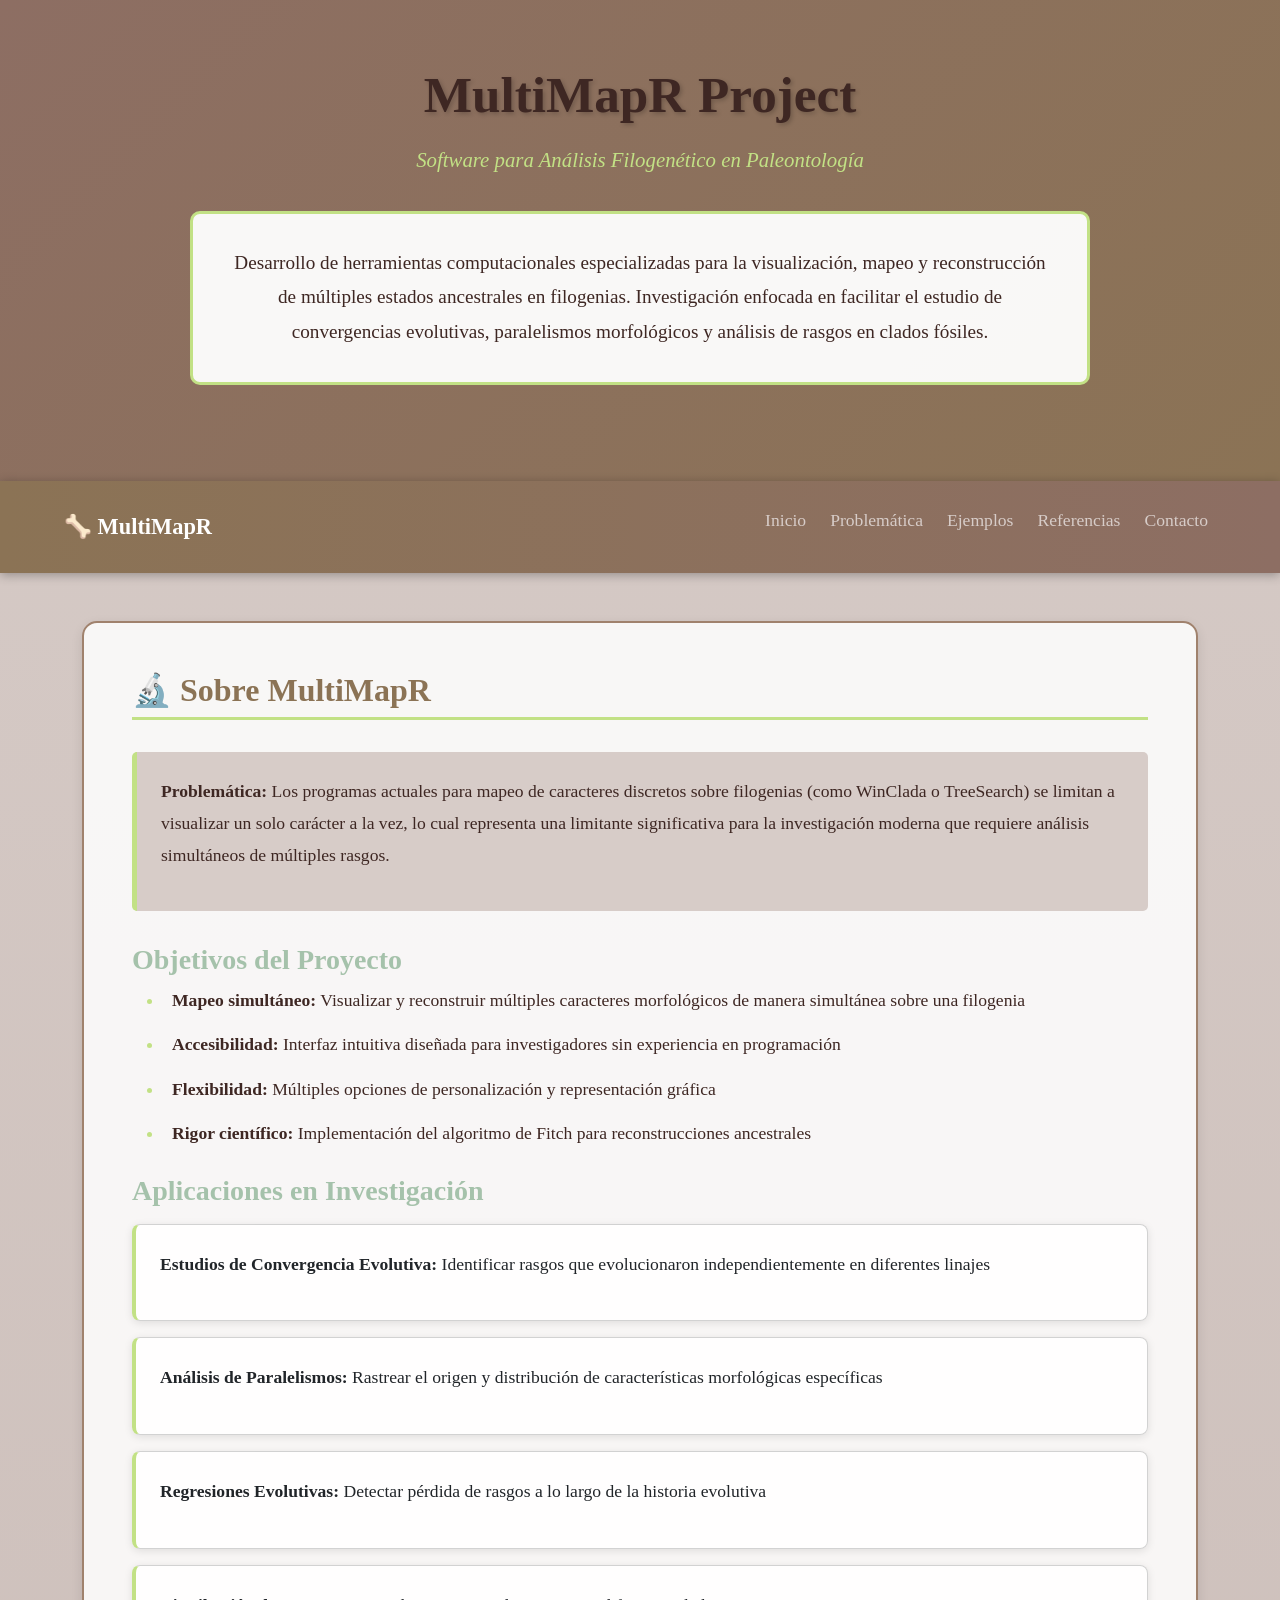
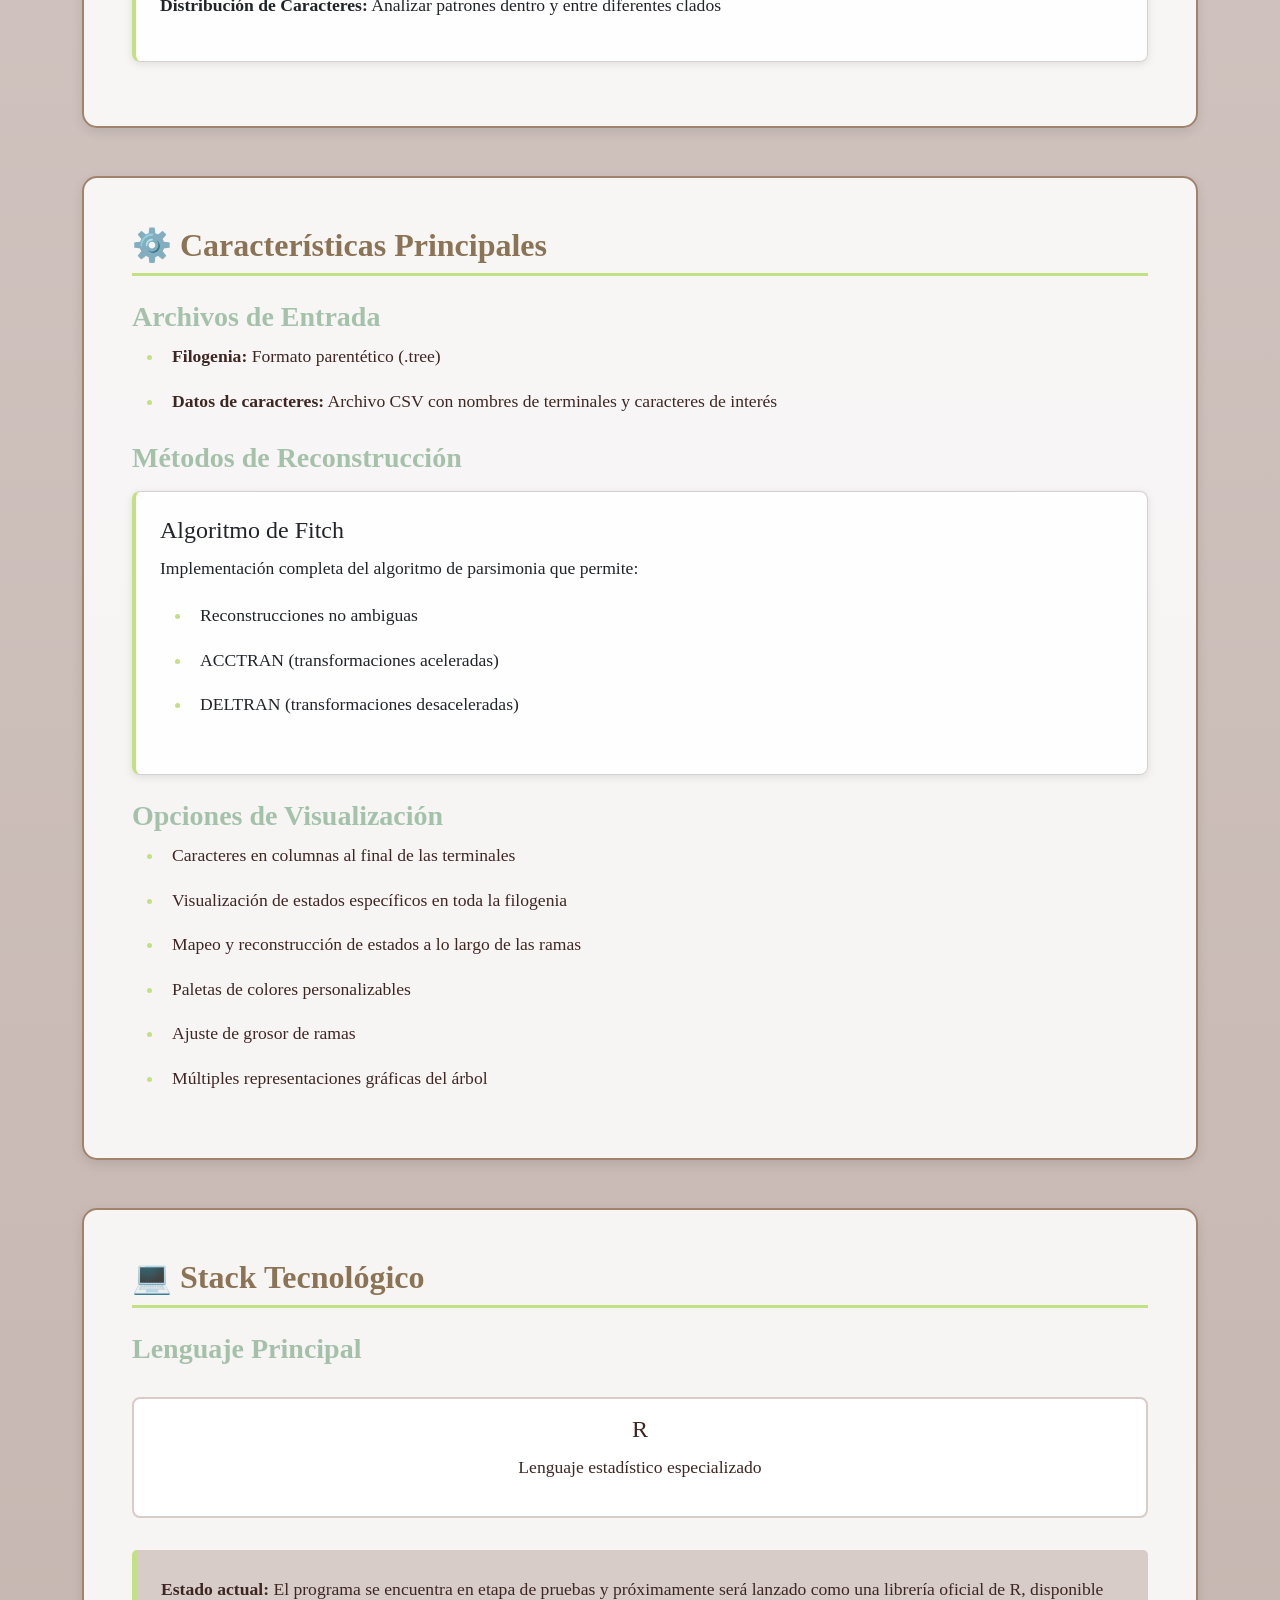
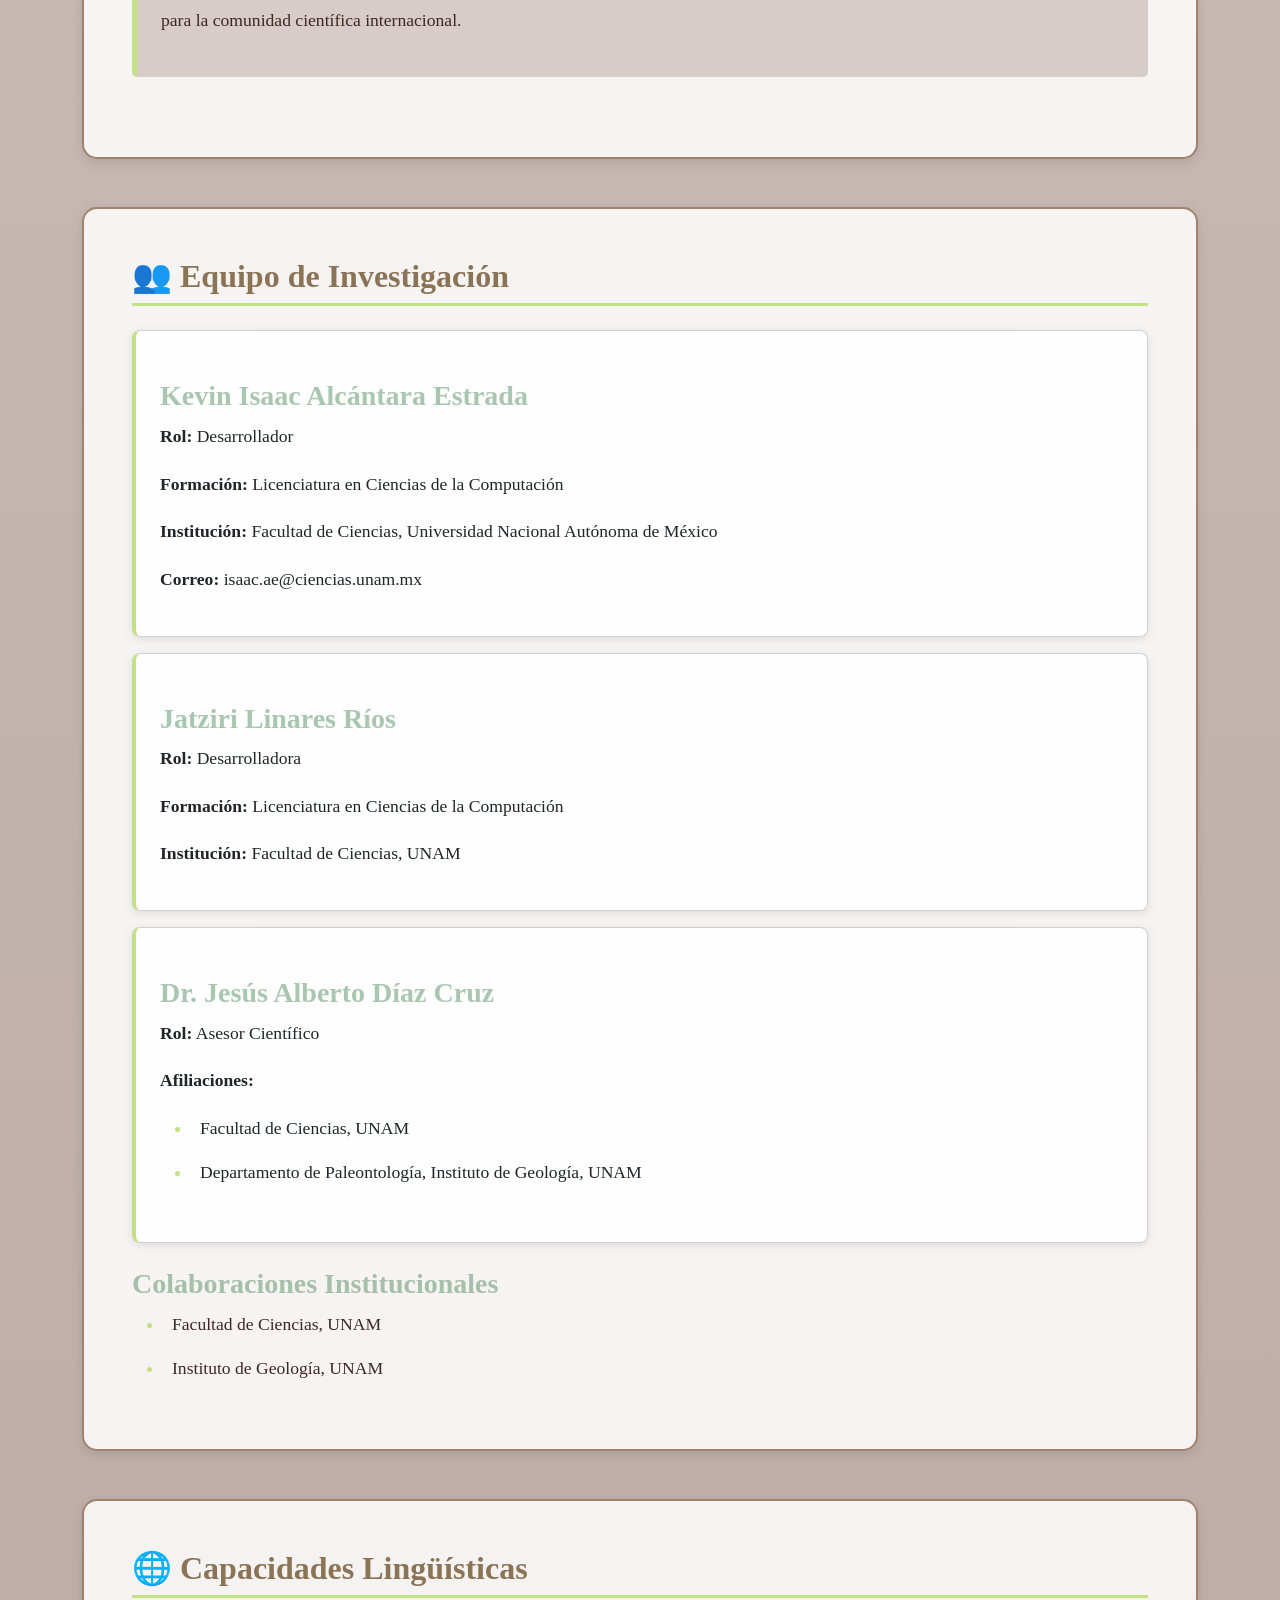
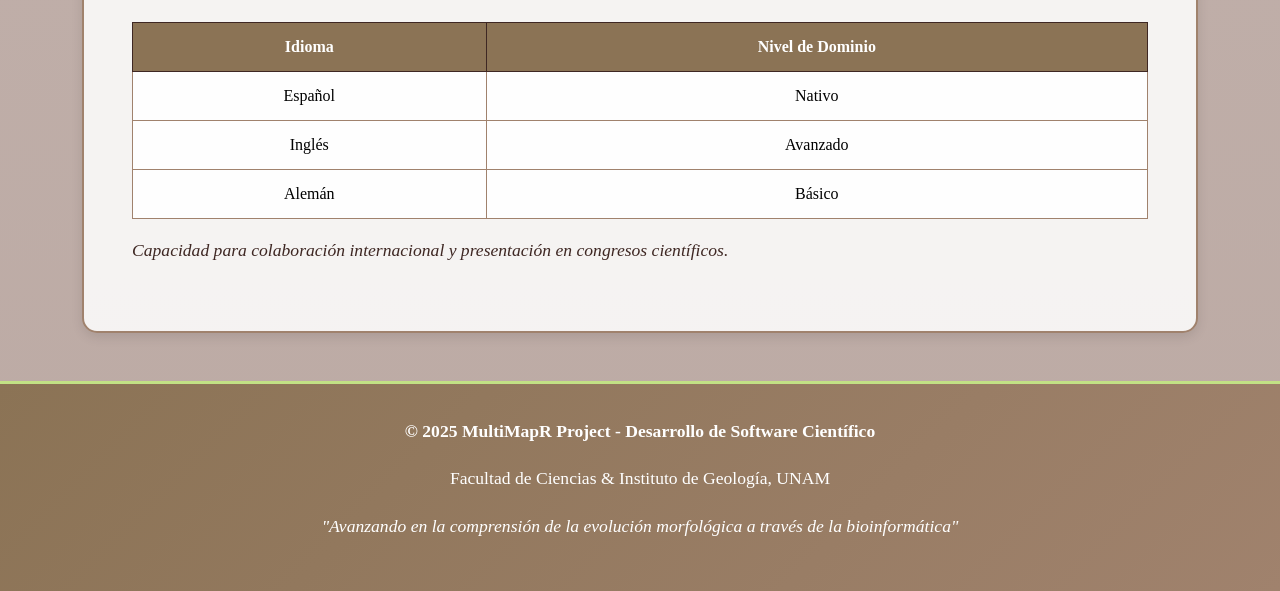
<file: index.html>
<!DOCTYPE html>
<html lang="es">
<head>
    <meta charset="UTF-8">
    <meta name="viewport" content="width=device-width, initial-scale=1.0">
    <title>MultiMapR - Software Científico</title>
    <link rel="stylesheet" href="https://cdn.jsdelivr.net/npm/bootstrap@5.3.0/dist/css/bootstrap.min.css">
    <link rel="stylesheet" href="styles.css">
</head>
<body>
    <!-- Encabezado principal -->
    <header id="banner" class="banner">
        <h1 id="main-title">MultiMapR Project</h1>
        <p class="subtitle">Software para Análisis Filogenético en Paleontología</p>
        <p id="presentation">
            Desarrollo de herramientas computacionales especializadas para la visualización, 
            mapeo y reconstrucción de múltiples estados ancestrales en filogenias. 
            Investigación enfocada en facilitar el estudio de convergencias evolutivas, 
            paralelismos morfológicos y análisis de rasgos en clados fósiles.
        </p>
    </header>

    <!-- Barra de navegación -->
    <nav class="navbar navbar-expand-lg">
        <a class="navbar-brand" href="index.html">🦴 MultiMapR</a>
        <button class="navbar-toggler" type="button" data-bs-toggle="collapse" data-bs-target="#navbarNav">
          <span class="navbar-toggler-icon"></span>
        </button>
        <div class="collapse navbar-collapse" id="navbarNav">
          <ul class="navbar-nav ms-auto">
            <li class="nav-item">
              <a class="nav-link active" href="index.html">Inicio</a>
            </li>
               <li class="nav-item">
              <a class="nav-link" href="problematica.html">Problemática</a>
            </li>
            <li class="nav-item">
              <a class="nav-link" href="ejemplos.html">Ejemplos</a>
            </li>
            <li class="nav-item">
              <a class="nav-link" href="referencias.html">Referencias</a>
            </li>
            <li class="nav-item">
              <a class="nav-link" href="contacto.html">Contacto</a>
            </li>
          </ul>
        </div>
    </nav>
      
    <main role="main" class="container my-5">
        <!-- Sección sobre el proyecto -->
        <section id="proyecto" class="container mt-5">
            <h2>🔬 Sobre MultiMapR</h2>
            <div class="highlight-box">
                <p><strong>Problemática:</strong> Los programas actuales para mapeo de caracteres discretos sobre filogenias 
                (como WinClada o TreeSearch) se limitan a visualizar un solo carácter a la vez, lo cual representa 
                una limitante significativa para la investigación moderna que requiere análisis simultáneos de múltiples rasgos.</p>
            </div>
            
            <h3>Objetivos del Proyecto</h3>
            <ul>
                <li><strong>Mapeo simultáneo:</strong> Visualizar y reconstruir múltiples caracteres morfológicos de manera simultánea sobre una filogenia</li>
                <li><strong>Accesibilidad:</strong> Interfaz intuitiva diseñada para investigadores sin experiencia en programación</li>
                <li><strong>Flexibilidad:</strong> Múltiples opciones de personalización y representación gráfica</li>
                <li><strong>Rigor científico:</strong> Implementación del algoritmo de Fitch para reconstrucciones ancestrales</li>
            </ul>

            <h3>Aplicaciones en Investigación</h3>
            <div class="card">
                <p><strong>Estudios de Convergencia Evolutiva:</strong> Identificar rasgos que evolucionaron independientemente en diferentes linajes</p>
            </div>
            <div class="card">
                <p><strong>Análisis de Paralelismos:</strong> Rastrear el origen y distribución de características morfológicas específicas</p>
            </div>
            <div class="card">
                <p><strong>Regresiones Evolutivas:</strong> Detectar pérdida de rasgos a lo largo de la historia evolutiva</p>
            </div>
            <div class="card">
                <p><strong>Distribución de Caracteres:</strong> Analizar patrones dentro y entre diferentes clados</p>
            </div>
        </section>

        <!-- Características técnicas -->
        <section id="caracteristicas" class="container mt-5">
            <h2>⚙️ Características Principales</h2>
            
            <h3>Archivos de Entrada</h3>
            <ul>
                <li><strong>Filogenia:</strong> Formato parentético (.tree)</li>
                <li><strong>Datos de caracteres:</strong> Archivo CSV con nombres de terminales y caracteres de interés</li>
            </ul>

            <h3>Métodos de Reconstrucción</h3>
            <div class="card">
                <h4>Algoritmo de Fitch</h4>
                <p>Implementación completa del algoritmo de parsimonia que permite:</p>
                <ul>
                    <li>Reconstrucciones no ambiguas</li>
                    <li>ACCTRAN (transformaciones aceleradas)</li>
                    <li>DELTRAN (transformaciones desaceleradas)</li>
                </ul>
            </div>

            <h3>Opciones de Visualización</h3>
            <ul>
                <li>Caracteres en columnas al final de las terminales</li>
                <li>Visualización de estados específicos en toda la filogenia</li>
                <li>Mapeo y reconstrucción de estados a lo largo de las ramas</li>
                <li>Paletas de colores personalizables</li>
                <li>Ajuste de grosor de ramas</li>
                <li>Múltiples representaciones gráficas del árbol</li>
            </ul>
        </section>

        <!-- Tecnologías -->
        <section id="tecnologias" class="container mt-5">
            <h2>💻 Stack Tecnológico</h2>
            
            <h3>Lenguaje Principal</h3>
            <div class="tech-grid">
                <div class="tech-item">
                    <h4>R</h4>
                    <p>Lenguaje estadístico especializado</p>
                </div>
            </div>


            <div class="highlight-box">
                <p><strong>Estado actual:</strong> El programa se encuentra en etapa de pruebas y próximamente será 
                lanzado como una librería oficial de R, disponible para la comunidad científica internacional.</p>
            </div>
        </section>

        <!-- Equipo de investigación -->
        <section id="equipo" class="container mt-5">
            <h2>👥 Equipo de Investigación</h2>
            
            <div class="card">
                <h3>Kevin Isaac Alcántara Estrada</h3>
                <p><strong>Rol:</strong> Desarrollador</p>
                <p><strong>Formación:</strong> Licenciatura en Ciencias de la Computación</p>
                <p><strong>Institución:</strong> Facultad de Ciencias, Universidad Nacional Autónoma de México</p>
                <p><strong>Correo:</strong> isaac.ae@ciencias.unam.mx</p>
            </div>

            <div class="card">
                <h3>Jatziri Linares Ríos</h3>
                <p><strong>Rol:</strong> Desarrolladora</p>
                <p><strong>Formación:</strong> Licenciatura en Ciencias de la Computación</p>
                <p><strong>Institución:</strong> Facultad de Ciencias, UNAM</p>
            </div>

            <div class="card">
                <h3>Dr. Jesús Alberto Díaz Cruz</h3>
                <p><strong>Rol:</strong> Asesor Científico</p>
                <p><strong>Afiliaciones:</strong></p>
                <ul>
                    <li>Facultad de Ciencias, UNAM</li>
                    <li>Departamento de Paleontología, Instituto de Geología, UNAM</li>
                </ul>
            </div>

            <h3>Colaboraciones Institucionales</h3>
            <ul>
                <li>Facultad de Ciencias, UNAM</li>
                <li>Instituto de Geología, UNAM</li>
            </ul>
        </section>

        <!-- Idiomas -->
        <section id="languages" class="container mt-5">
            <h2>🌐 Capacidades Lingüísticas</h2>
            <table class="table">
                <thead>
                    <tr>
                        <th>Idioma</th>
                        <th>Nivel de Dominio</th>
                    </tr>
                </thead>
                <tbody>
                    <tr>
                        <td>Español</td>
                        <td>Nativo</td>
                    </tr>
                    <tr>
                        <td>Inglés</td>
                        <td>Avanzado</td>
                    </tr>
                    <tr>
                        <td>Alemán</td>
                        <td>Básico</td>
                    </tr>
                </tbody>
            </table>
            <p><em>Capacidad para colaboración internacional y presentación en congresos científicos.</em></p>
        </section>
    </main>
    
    <!-- Pie de página -->
    <footer id="footer">
        <p><strong>© 2025 MultiMapR Project - Desarrollo de Software Científico</strong></p>
        <p>Facultad de Ciencias & Instituto de Geología, UNAM</p>
        <p><em>"Avanzando en la comprensión de la evolución morfológica a través de la bioinformática"</em></p>
    </footer>

    <script src="https://cdn.jsdelivr.net/npm/bootstrap@5.3.0/dist/js/bootstrap.bundle.min.js"></script>
</body>
</html>
</file>
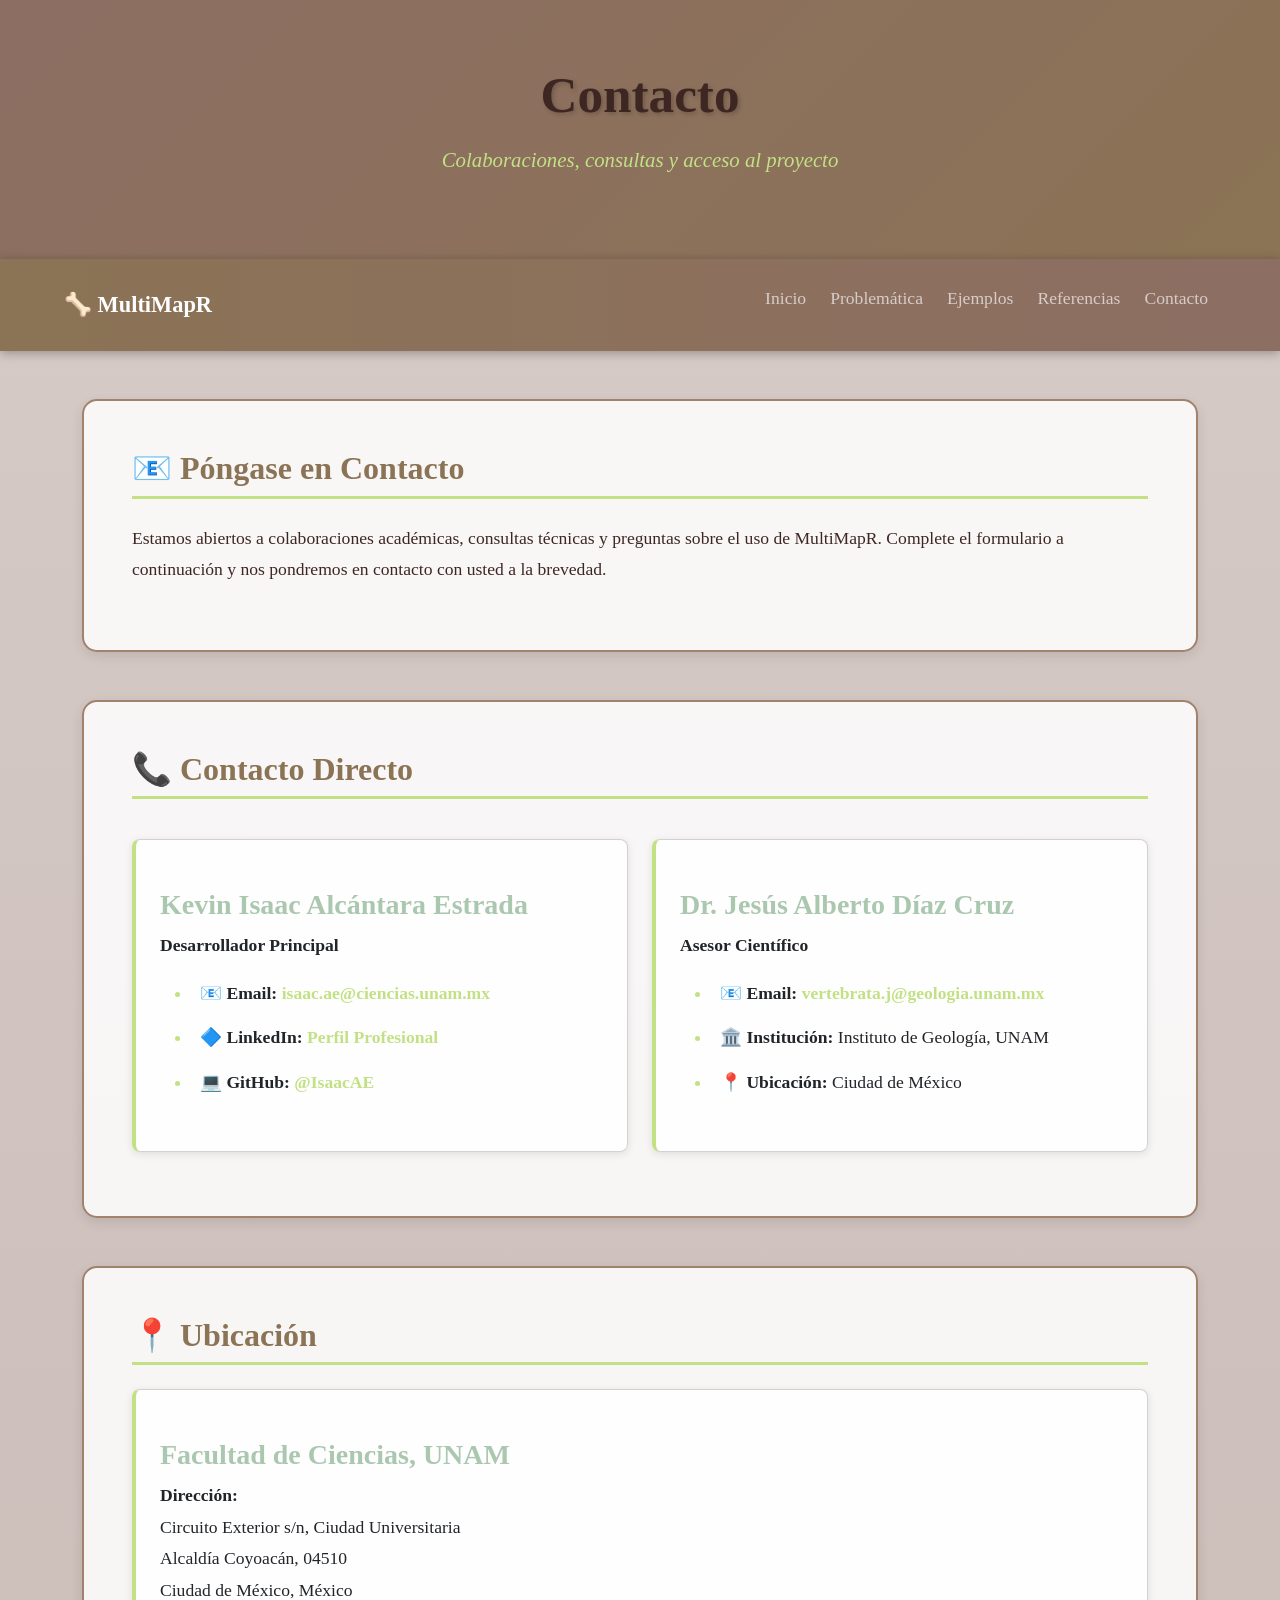
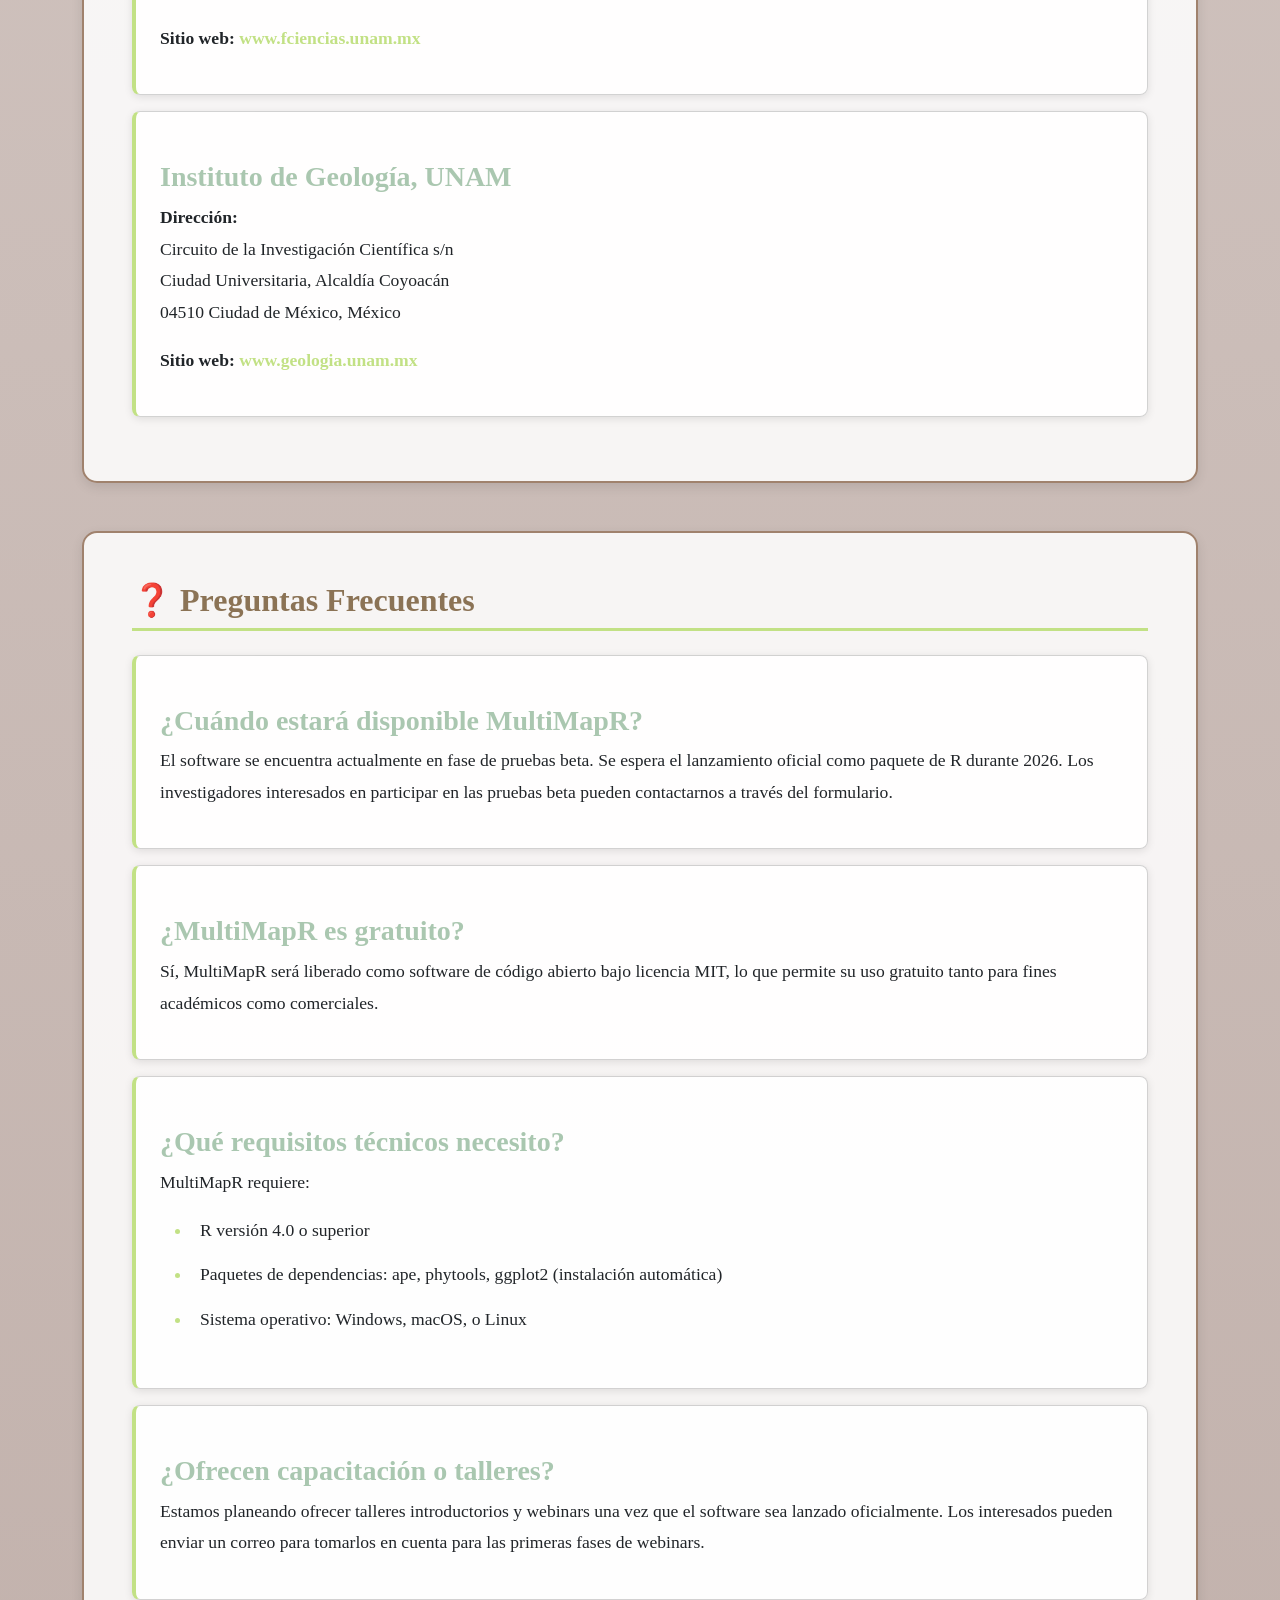
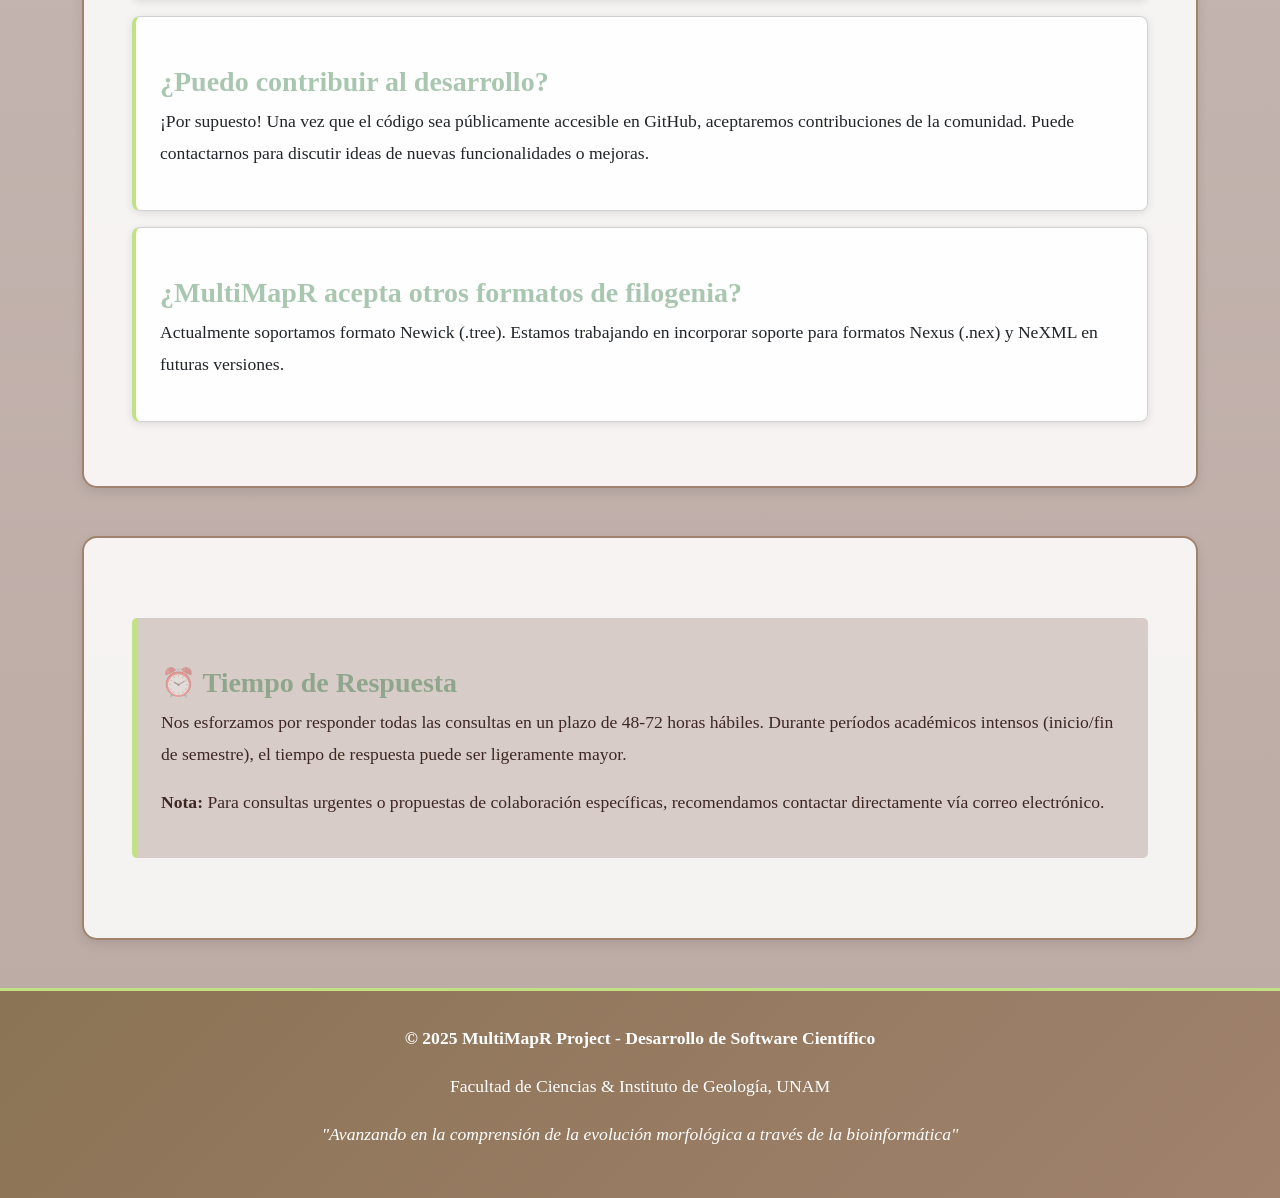
<file: contacto.html>
<!DOCTYPE html>
<html lang="es">
<head>
    <meta charset="UTF-8">
    <meta name="viewport" content="width=device-width, initial-scale=1.0">
    <title>Contacto - MultiMapR</title>
    <link rel="stylesheet" href="https://cdn.jsdelivr.net/npm/bootstrap@5.3.0/dist/css/bootstrap.min.css">
    <link rel="stylesheet" href="styles.css">
</head>
<body>
    <!-- Encabezado -->
    <header id="banner" class="banner">
        <h1 id="main-title">Contacto</h1>
        <p class="subtitle">Colaboraciones, consultas y acceso al proyecto</p>
    </header>

    <!-- Barra de navegación -->
    <nav class="navbar navbar-expand-lg">
        <a class="navbar-brand" href="index.html">🦴 MultiMapR</a>
        <button class="navbar-toggler" type="button" data-bs-toggle="collapse" data-bs-target="#navbarNav">
          <span class="navbar-toggler-icon"></span>
        </button>
        <div class="collapse navbar-collapse" id="navbarNav">
          <ul class="navbar-nav ms-auto">
            <li class="nav-item">
              <a class="nav-link" href="index.html">Inicio</a>
            </li>
               <li class="nav-item">
              <a class="nav-link" href="problematica.html">Problemática</a>
            </li>
            <li class="nav-item">
              <a class="nav-link" href="ejemplos.html">Ejemplos</a>
            </li>
            <li class="nav-item">
              <a class="nav-link" href="referencias.html">Referencias</a>
            </li>
            <li class="nav-item">
              <a class="nav-link active" href="contacto.html">Contacto</a>
            </li>
          </ul>
        </div>
    </nav>
      
    <main role="main" class="container my-5">
        <!-- Introducción -->
        <section class="container mt-5">
            <h2>📧 Póngase en Contacto</h2>
            <p>Estamos abiertos a colaboraciones académicas, consultas técnicas y preguntas sobre el uso de MultiMapR. 
            Complete el formulario a continuación y nos pondremos en contacto con usted a la brevedad.</p>
        </section>

        <!-- Formulario de Contacto -->

        <!-- Información de Contacto Directo -->
        <section class="container mt-5">
            <h2>📞 Contacto Directo</h2>
            
            <div class="row">
                <div class="col-md-6">
                    <div class="card">
                        <h3>Kevin Isaac Alcántara Estrada</h3>
                        <p><strong>Desarrollador Principal</strong></p>
                        <ul>
                            <li>📧 <strong>Email:</strong> <a href="mailto:isaac.ae@ciencias.unam.mx" class="link">isaac.ae@ciencias.unam.mx</a></li>
                            <li>🔷 <strong>LinkedIn:</strong> <a href="https://www.linkedin.com/in/kevin-isaac-alcantara-estrada/" target="_blank" class="link">Perfil Profesional</a></li>
                            <li>💻 <strong>GitHub:</strong> <a href="https://github.com/IsaacAE" target="_blank" class="link">@IsaacAE</a></li>
                        </ul>
                    </div>
                </div>
                
                <div class="col-md-6">
                    <div class="card">
                        <h3>Dr. Jesús Alberto Díaz Cruz</h3>
                        <p><strong>Asesor Científico</strong></p>
                        <ul>
                              <li>📧 <strong>Email:</strong> <a href="mailto:vertebrata.j@geologia.unam.mx" class="link">vertebrata.j@geologia.unam.mx</a></li>
                            <li>🏛️ <strong>Institución:</strong> Instituto de Geología, UNAM</li>
                            <li>📍 <strong>Ubicación:</strong> Ciudad de México</li>
                        </ul>
                    </div>
                </div>
            </div>
        </section>

        <!-- Ubicación -->
        <section class="container mt-5">
            <h2>📍 Ubicación</h2>
            
            <div class="card">
                <h3>Facultad de Ciencias, UNAM</h3>
                <p><strong>Dirección:</strong><br>
                Circuito Exterior s/n, Ciudad Universitaria<br>
                Alcaldía Coyoacán, 04510<br>
                Ciudad de México, México</p>
                
                <p><strong>Sitio web:</strong> <a href="https://www.fciencias.unam.mx/" target="_blank" class="link">www.fciencias.unam.mx</a></p>
            </div>

            <div class="card">
                <h3>Instituto de Geología, UNAM</h3>
                <p><strong>Dirección:</strong><br>
                Circuito de la Investigación Científica s/n<br>
                Ciudad Universitaria, Alcaldía Coyoacán<br>
                04510 Ciudad de México, México</p>
                
                <p><strong>Sitio web:</strong> <a href="http://www.geologia.unam.mx/" target="_blank" class="link">www.geologia.unam.mx</a></p>
            </div>
        </section>

        <!-- Preguntas Frecuentes -->
        <section class="container mt-5">
            <h2>❓ Preguntas Frecuentes</h2>
            
            <div class="card">
                <h3>¿Cuándo estará disponible MultiMapR?</h3>
                <p>El software se encuentra actualmente en fase de pruebas beta. Se espera el lanzamiento oficial 
                como paquete de R durante 2026. Los investigadores interesados en participar en las pruebas beta 
                pueden contactarnos a través del formulario.</p>
            </div>

            <div class="card">
                <h3>¿MultiMapR es gratuito?</h3>
                <p>Sí, MultiMapR será liberado como software de código abierto bajo licencia MIT, 
                lo que permite su uso gratuito tanto para fines académicos como comerciales.</p>
            </div>

            <div class="card">
                <h3>¿Qué requisitos técnicos necesito?</h3>
                <p>MultiMapR requiere:</p>
                <ul>
                    <li>R versión 4.0 o superior</li>
                    <li>Paquetes de dependencias: ape, phytools, ggplot2 (instalación automática)</li>
                    <li>Sistema operativo: Windows, macOS, o Linux</li>
                </ul>
            </div>

            <div class="card">
                <h3>¿Ofrecen capacitación o talleres?</h3>
                <p>Estamos planeando ofrecer talleres introductorios y webinars una vez que el software sea lanzado oficialmente. 
                Los interesados pueden enviar un correo para tomarlos en cuenta para las primeras fases de webinars.</p>
            </div>

            <div class="card">
                <h3>¿Puedo contribuir al desarrollo?</h3>
                <p>¡Por supuesto! Una vez que el código sea públicamente accesible en GitHub, aceptaremos contribuciones 
                de la comunidad. Puede contactarnos para discutir ideas de nuevas funcionalidades o mejoras.</p>
            </div>

            <div class="card">
                <h3>¿MultiMapR acepta otros formatos de filogenia?</h3>
                <p>Actualmente soportamos formato Newick (.tree). Estamos trabajando en incorporar soporte para 
                formatos Nexus (.nex) y NeXML en futuras versiones.</p>
            </div>
        </section>

        <!-- Redes Sociales y Comunidad -->

        <!-- Horarios de Respuesta -->
        <section class="container mt-5">
            <div class="highlight-box">
                <h3>⏰ Tiempo de Respuesta</h3>
                <p>Nos esforzamos por responder todas las consultas en un plazo de 48-72 horas hábiles. 
                Durante períodos académicos intensos (inicio/fin de semestre), el tiempo de respuesta puede ser ligeramente mayor.</p>
                <p><strong>Nota:</strong> Para consultas urgentes o propuestas de colaboración específicas, 
                recomendamos contactar directamente vía correo electrónico.</p>
            </div>
        </section>
    </main>
    
    <!-- Pie de página -->
    <footer id="footer">
        <p><strong>© 2025 MultiMapR Project - Desarrollo de Software Científico</strong></p>
        <p>Facultad de Ciencias & Instituto de Geología, UNAM</p>
        <p><em>"Avanzando en la comprensión de la evolución morfológica a través de la bioinformática"</em></p>
    </footer>

    <script src="https://cdn.jsdelivr.net/npm/bootstrap@5.3.0/dist/js/bootstrap.bundle.min.js"></script>
</body>
</html>
</file>
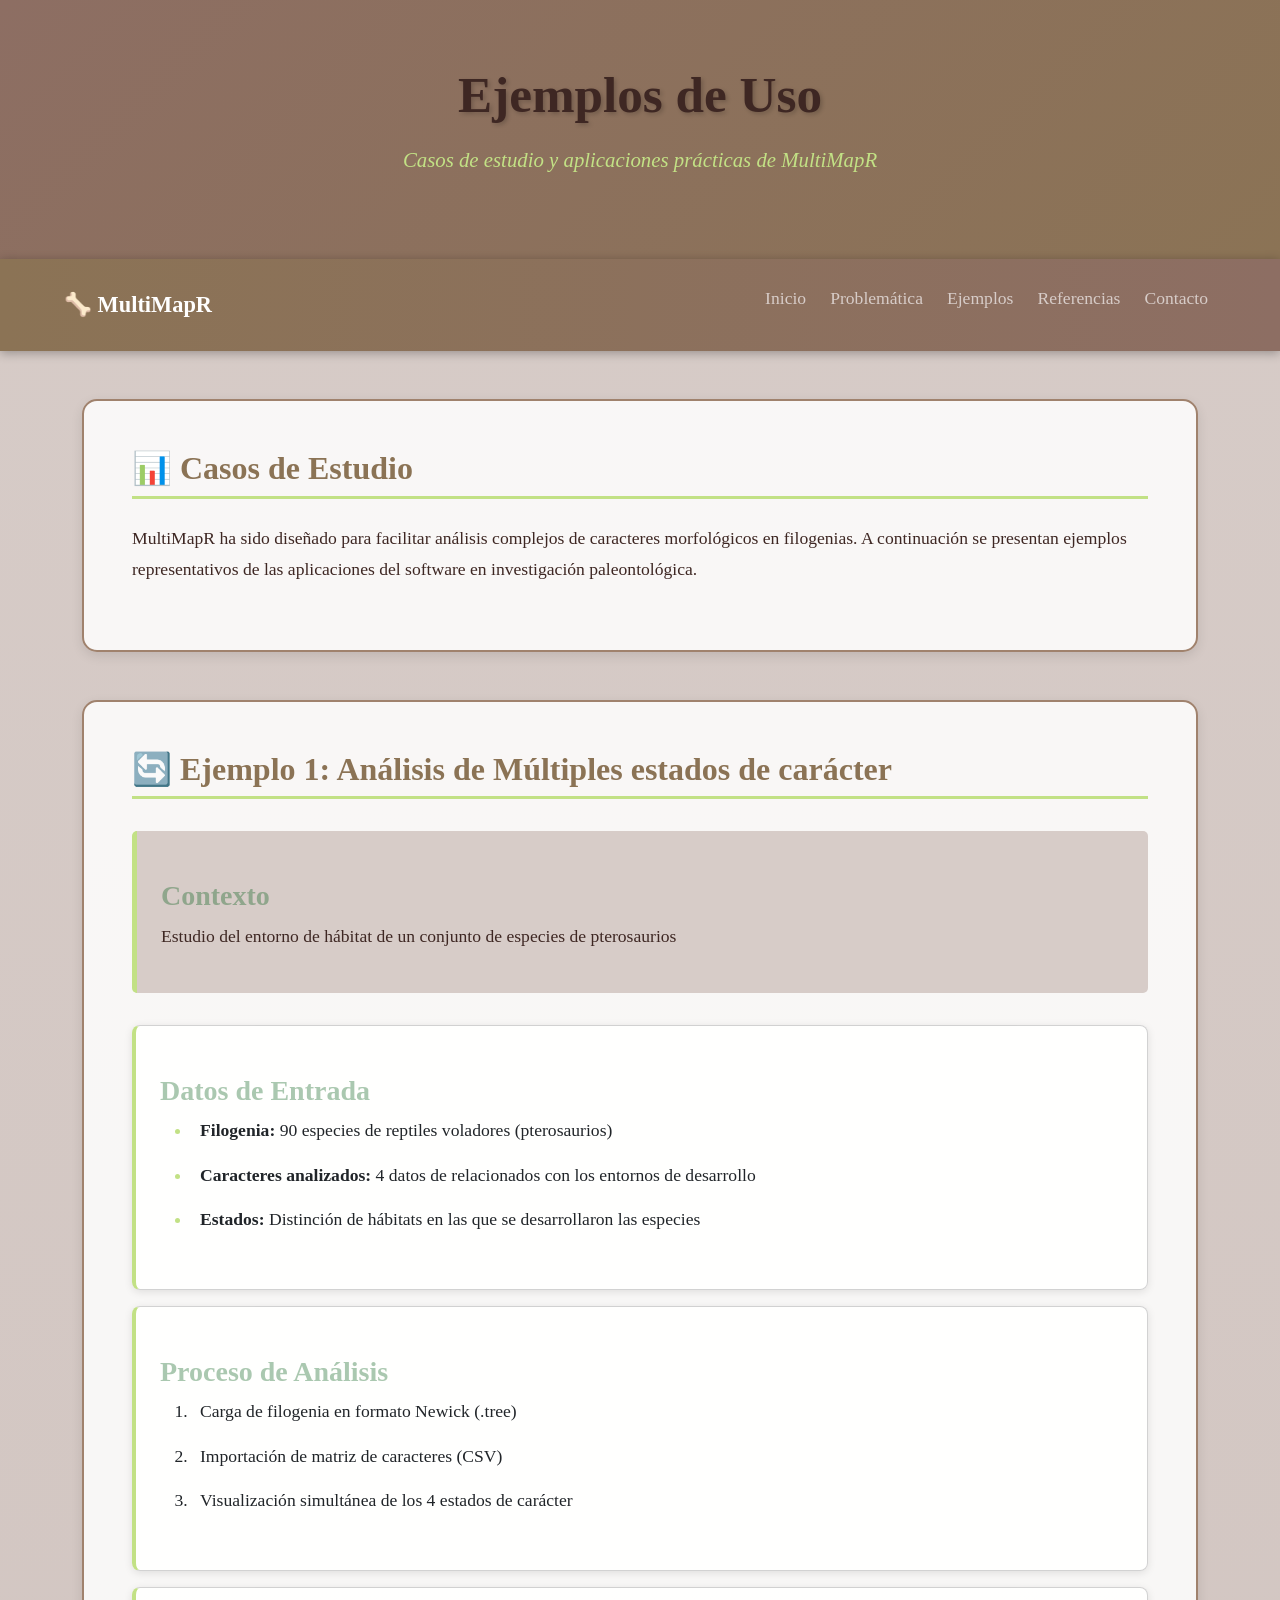
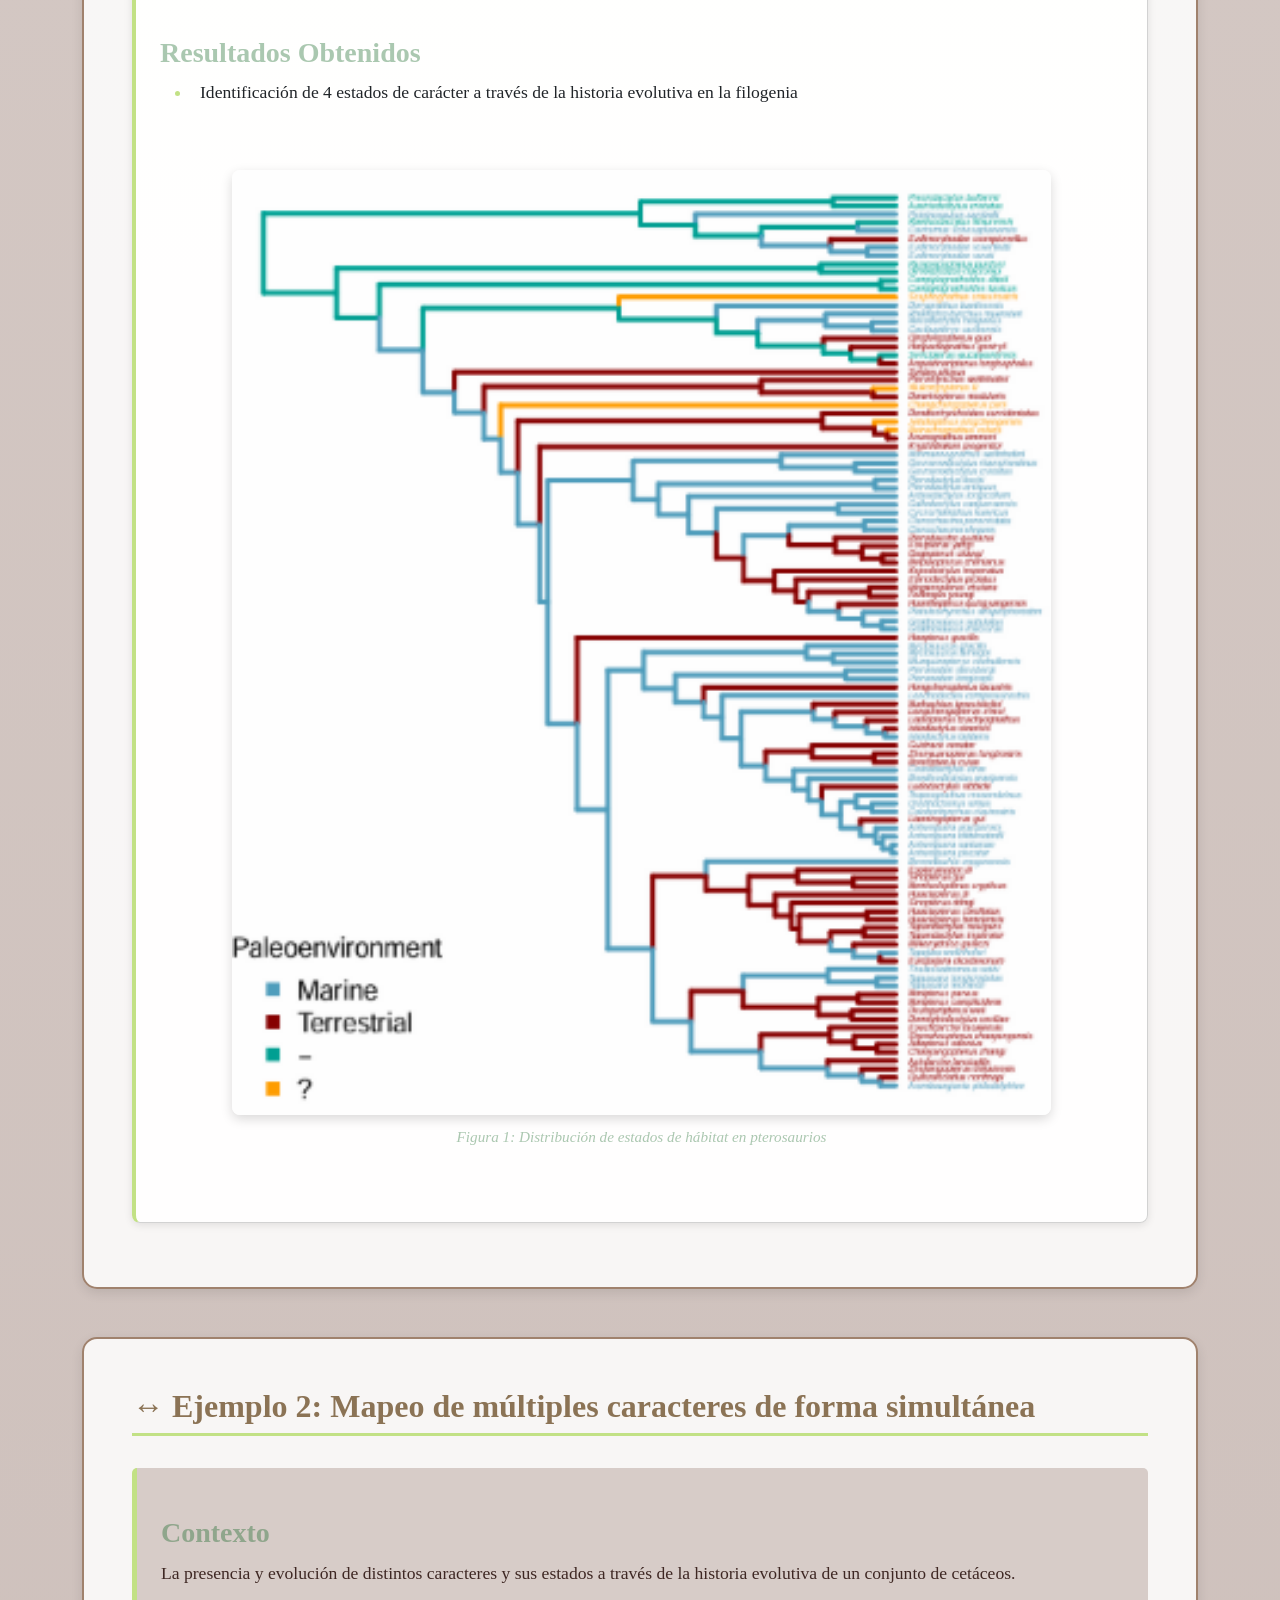
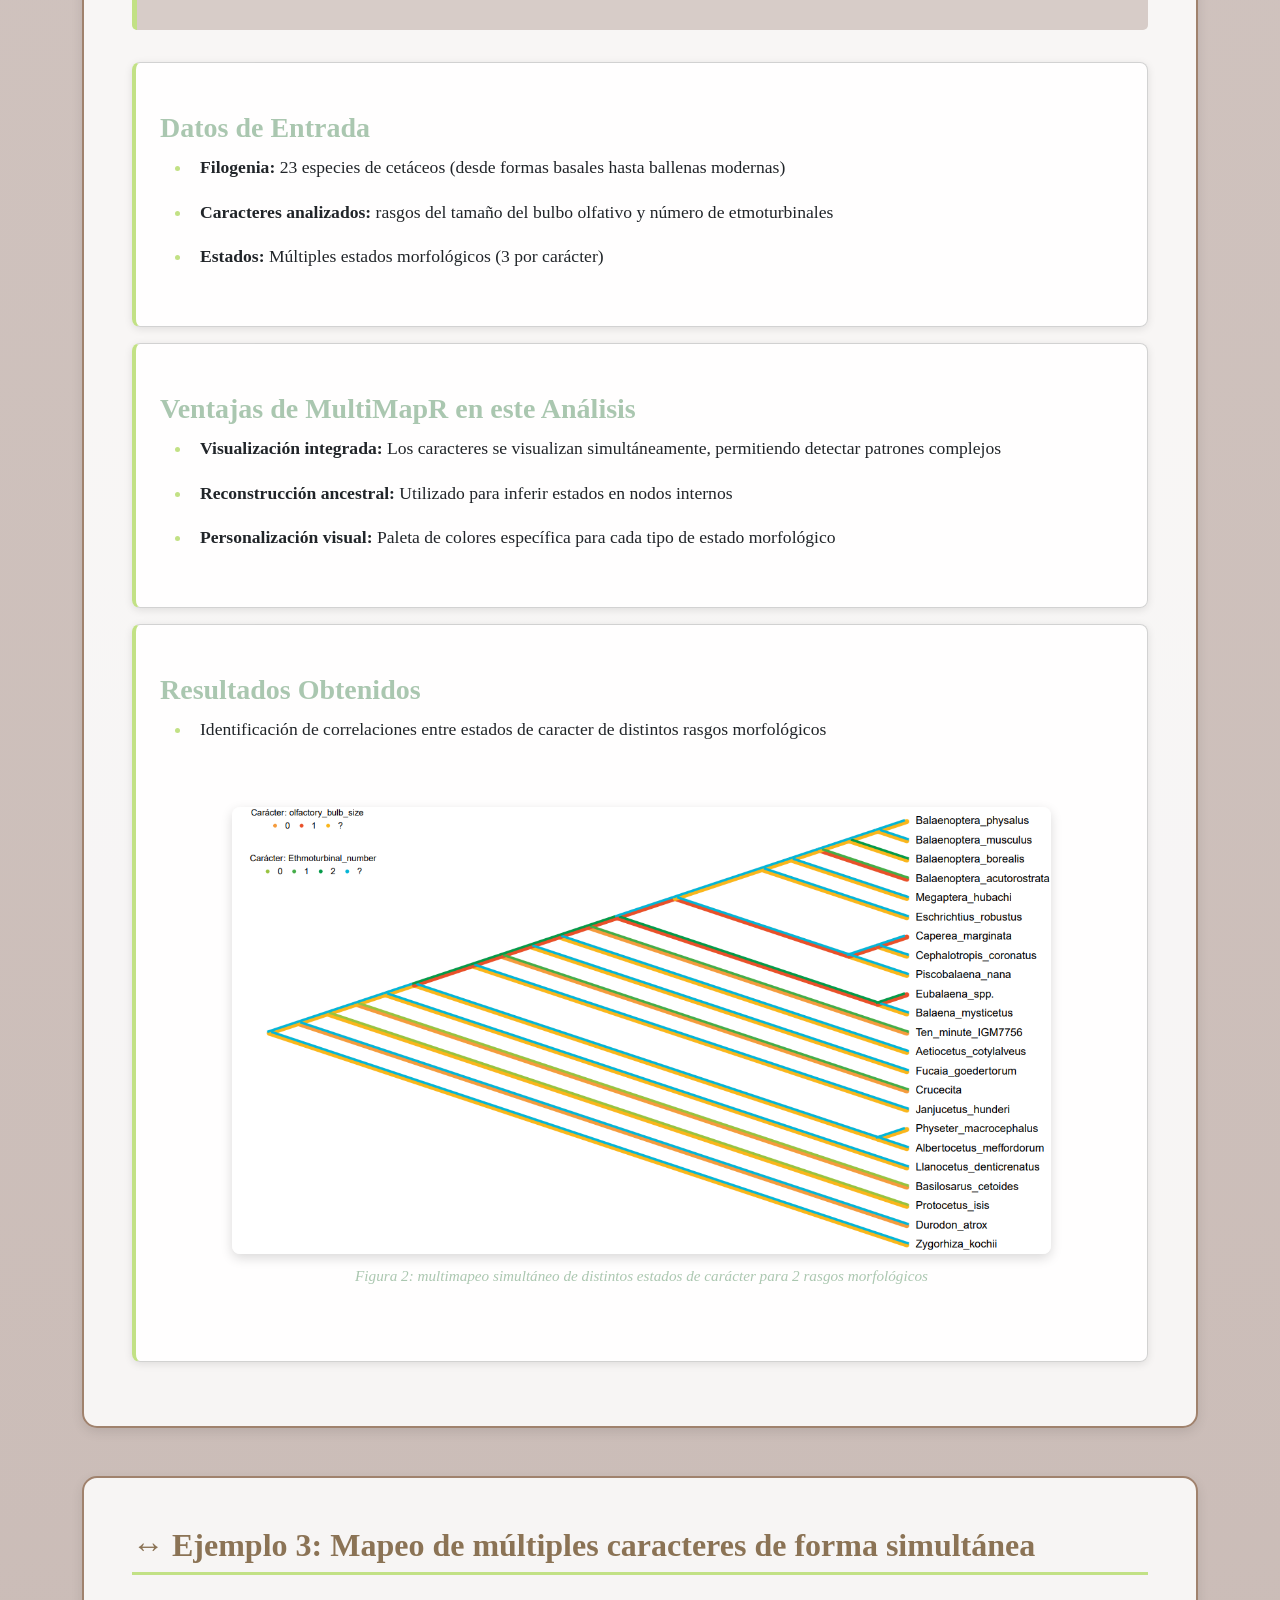
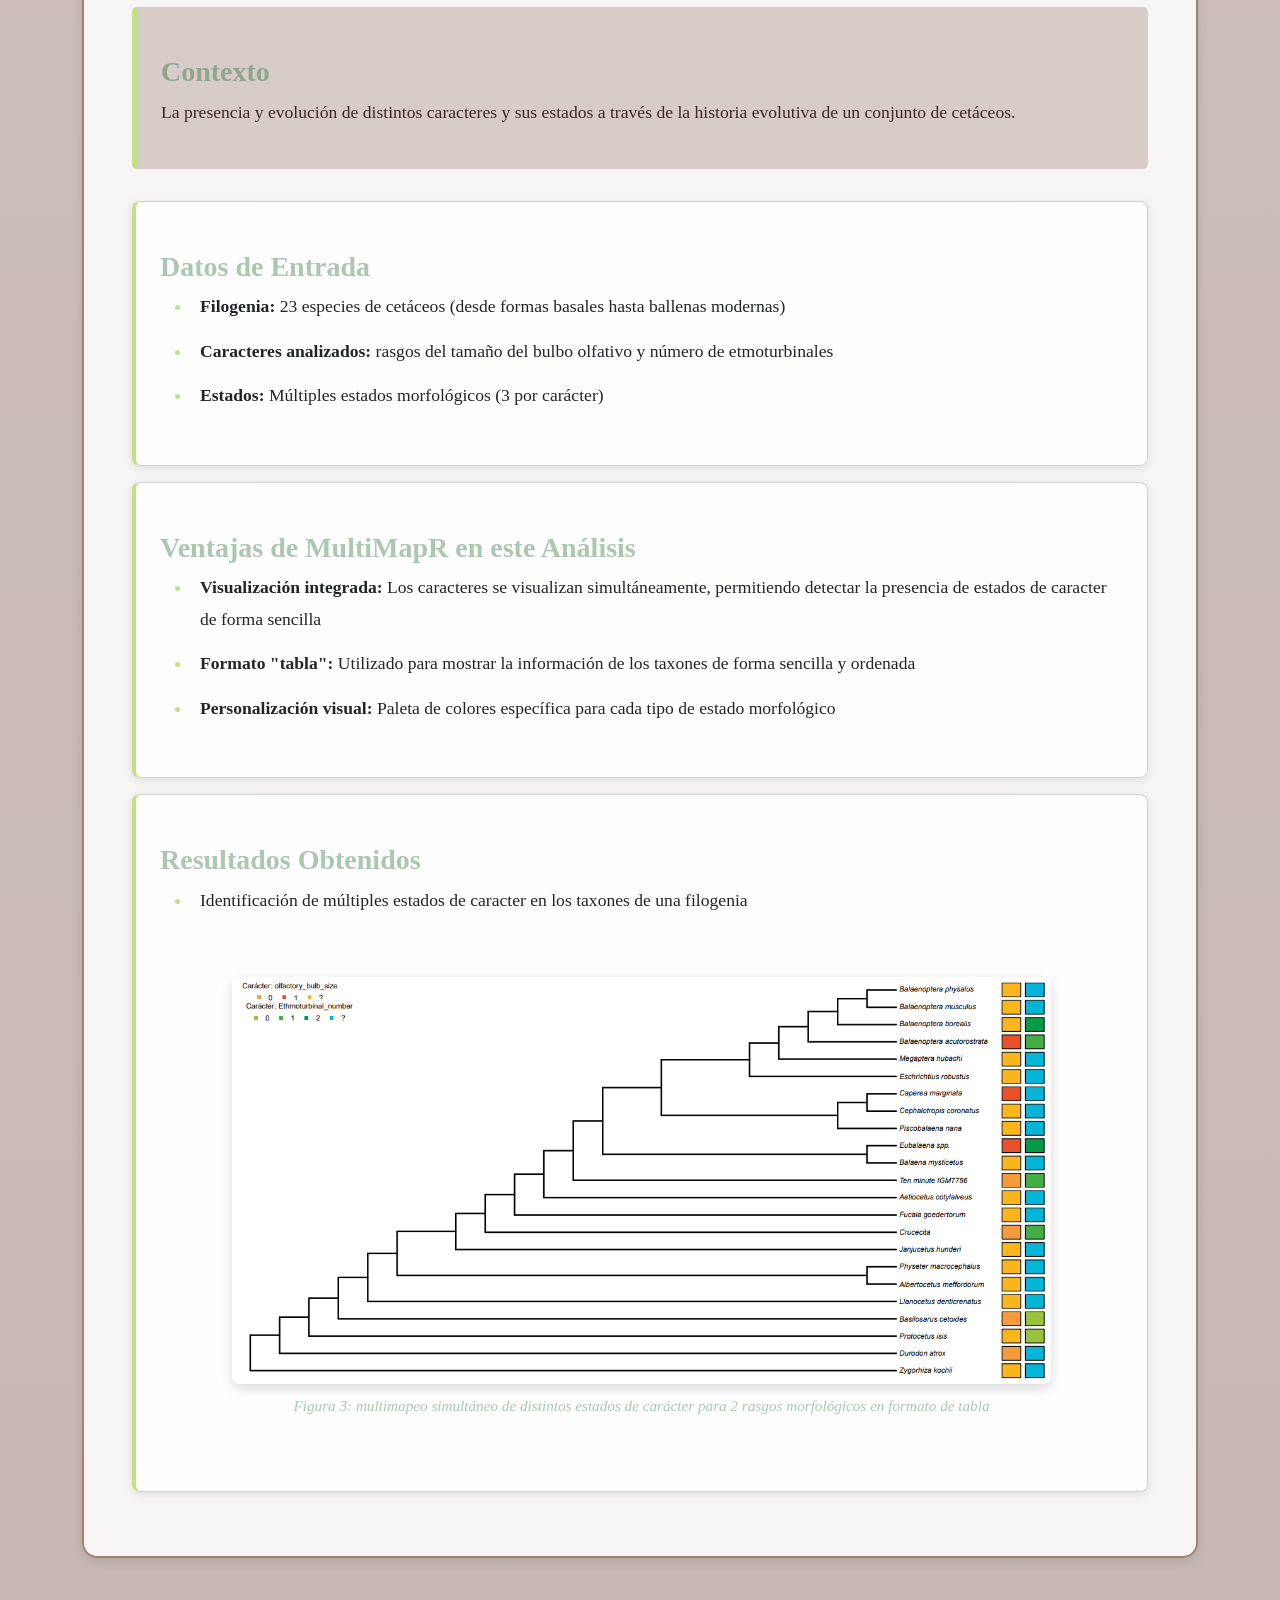
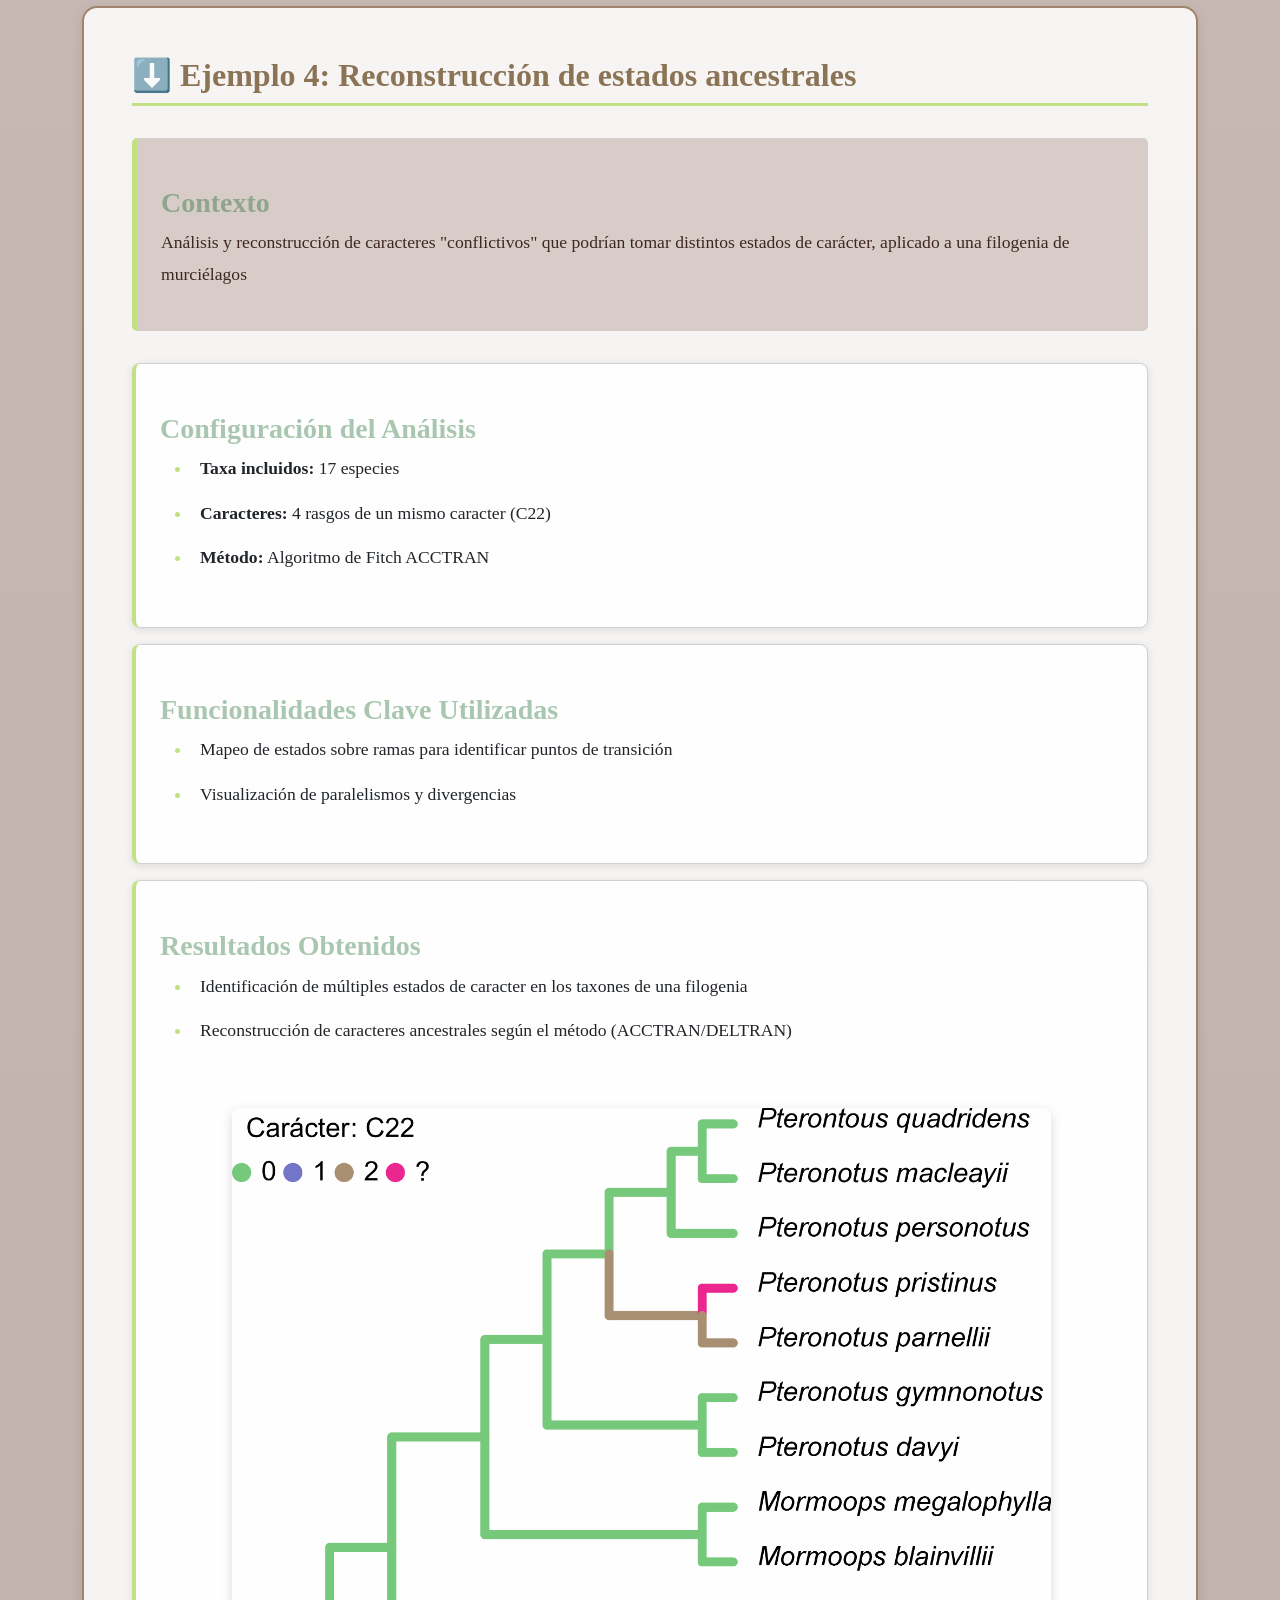
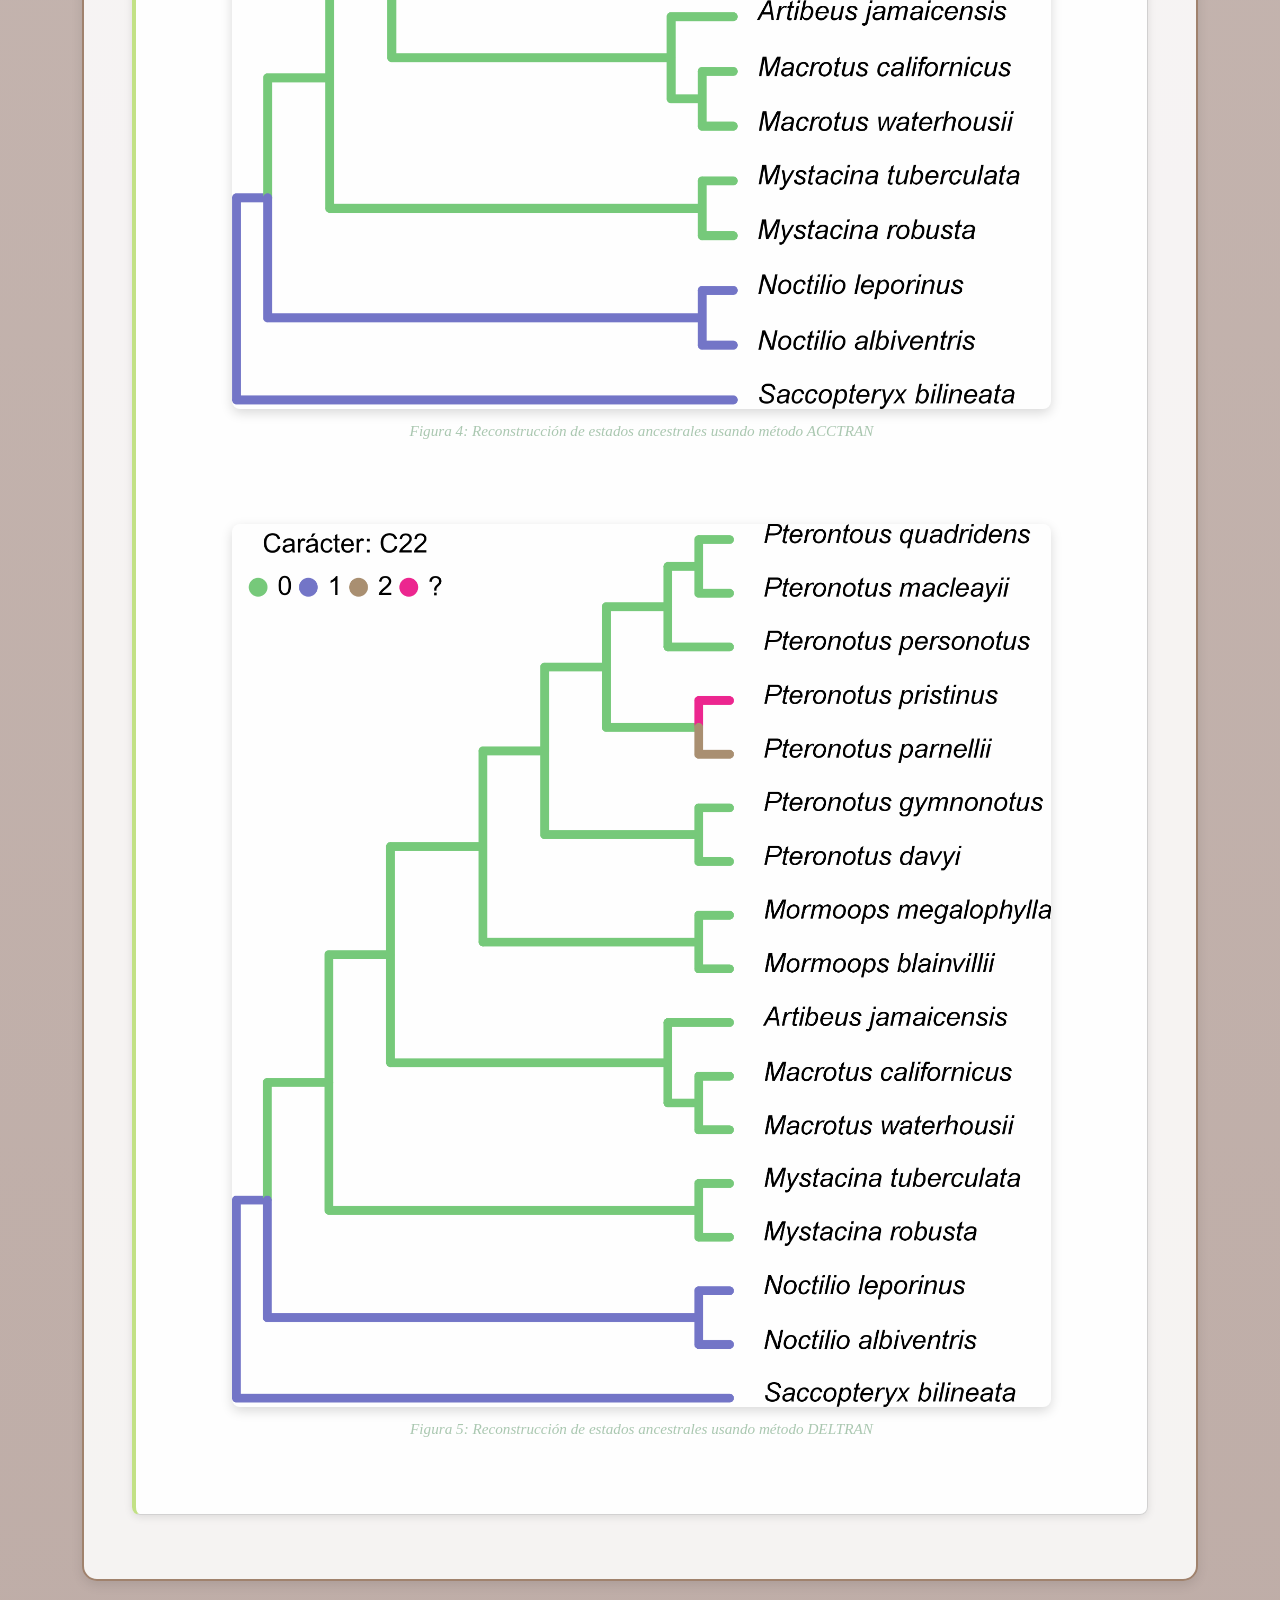
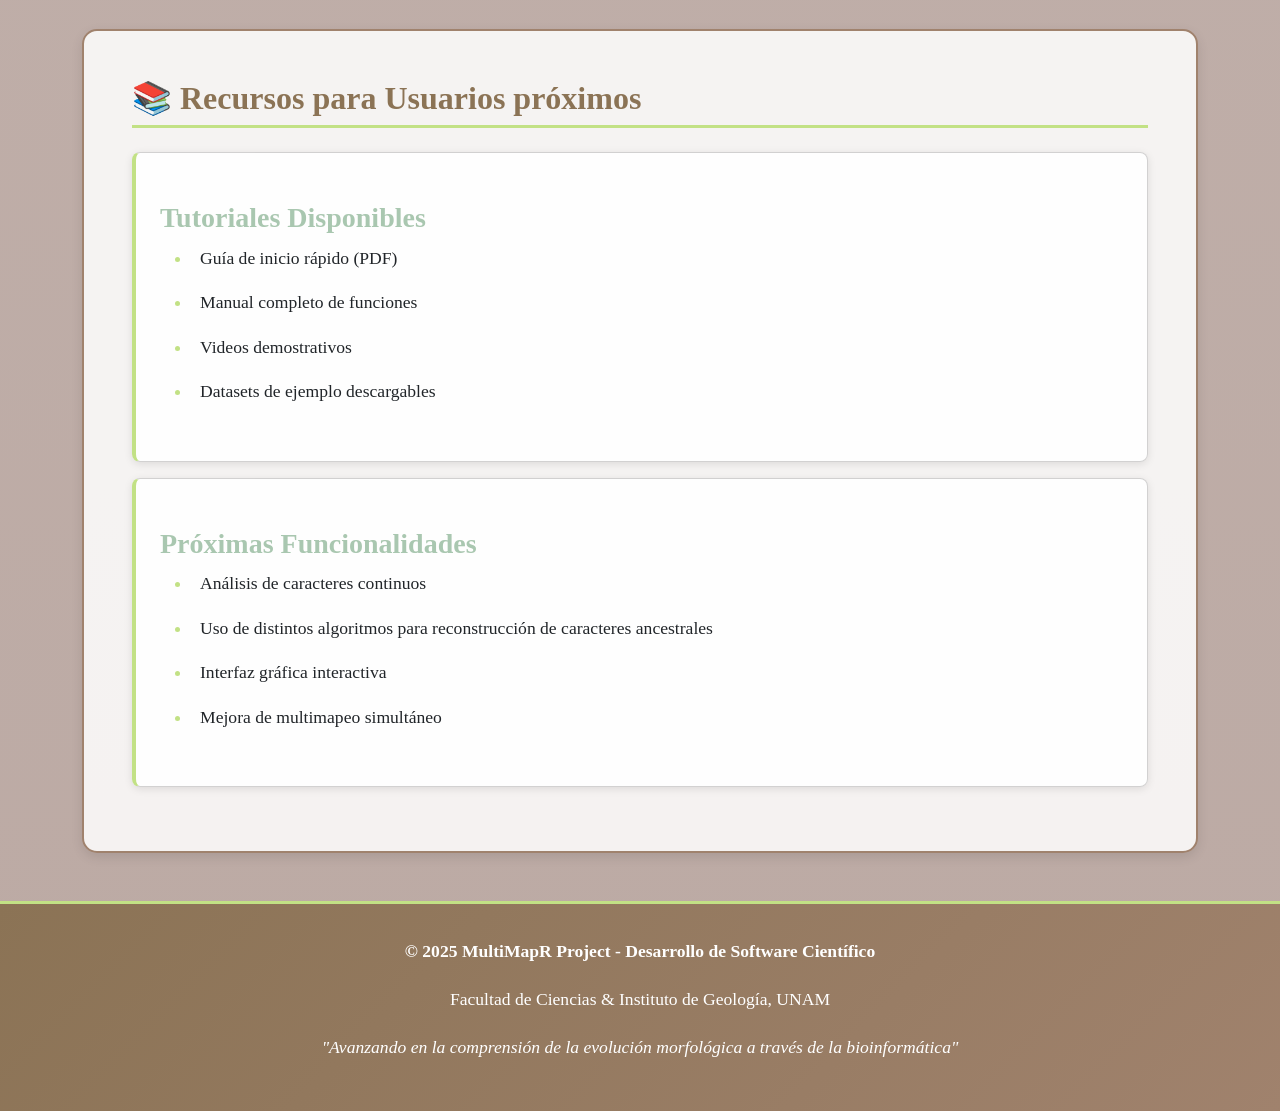
<file: ejemplos.html>
<!DOCTYPE html>
<html lang="es">
<head>
    <meta charset="UTF-8">
    <meta name="viewport" content="width=device-width, initial-scale=1.0">
    <title>Ejemplos - MultiMapR</title>
    <link rel="stylesheet" href="https://cdn.jsdelivr.net/npm/bootstrap@5.3.0/dist/css/bootstrap.min.css">
    <link rel="stylesheet" href="styles.css">
    <style>
        /* Estilos específicos para imágenes - Mobile First */
        .image-wrapper {
            width: 100%;
            margin: 1.5rem 0;
            padding: 0;
        }

        .result-image {
            width: 100%;
            height: auto;
            border-radius: 8px;
            box-shadow: 0 4px 12px rgba(0,0,0,0.15);
            transition: transform 0.3s ease, box-shadow 0.3s ease;
        }

        .result-image:hover {
            transform: scale(1.02);
            box-shadow: 0 6px 20px rgba(0,0,0,0.25);
        }

        /* Para pantallas pequeñas (móviles) */
        @media (max-width: 576px) {
            .result-image {
                border-radius: 5px;
            }
            
            .image-wrapper {
                margin: 1rem 0;
            }
        }

        /* Para tablets */
        @media (min-width: 577px) and (max-width: 992px) {
            .image-wrapper {
                max-width: 90%;
                margin: 1.5rem auto;
            }
        }

        /* Para escritorio */
        @media (min-width: 993px) {
            .image-wrapper {
                max-width: 85%;
                margin: 2rem auto;
            }
        }

        /* Galería de imágenes (si tienes múltiples) */
        .image-gallery {
            display: grid;
            grid-template-columns: 1fr;
            gap: 1rem;
            margin: 1.5rem 0;
        }

        @media (min-width: 768px) {
            .image-gallery {
                grid-template-columns: repeat(2, 1fr);
                gap: 1.5rem;
            }
        }

        @media (min-width: 1200px) {
            .image-gallery {
                grid-template-columns: repeat(3, 1fr);
                gap: 2rem;
            }
        }

        /* Caption para imágenes */
        .image-caption {
            text-align: center;
            font-style: italic;
            color: var(--color-accent-hover);
            margin-top: 0.5rem;
            font-size: 0.95rem;
        }

        /* Contenedor para zoom en imágenes */
        .zoomable {
            cursor: zoom-in;
        }

        .zoomable:active {
            cursor: zoom-out;
        }
    </style>
</head>
<body>
    <!-- Encabezado -->
    <header id="banner" class="banner">
        <h1 id="main-title">Ejemplos de Uso</h1>
        <p class="subtitle">Casos de estudio y aplicaciones prácticas de MultiMapR</p>
    </header>

    <!-- Barra de navegación -->
    <nav class="navbar navbar-expand-lg">
        <a class="navbar-brand" href="index.html">🦴 MultiMapR</a>
        <button class="navbar-toggler" type="button" data-bs-toggle="collapse" data-bs-target="#navbarNav">
          <span class="navbar-toggler-icon"></span>
        </button>
        <div class="collapse navbar-collapse" id="navbarNav">
          <ul class="navbar-nav ms-auto">
            <li class="nav-item">
              <a class="nav-link" href="index.html">Inicio</a>
            </li>
             <li class="nav-item">
              <a class="nav-link" href="problematica.html">Problemática</a>
            </li>
            <li class="nav-item">
              <a class="nav-link active" href="ejemplos.html">Ejemplos</a>
            </li>
            <li class="nav-item">
              <a class="nav-link" href="referencias.html">Referencias</a>
            </li>
            <li class="nav-item">
              <a class="nav-link" href="contacto.html">Contacto</a>
            </li>
          </ul>
        </div>
    </nav>
      
    <main role="main" class="container my-5">
        <!-- Introducción -->
        <section class="container mt-5">
            <h2>📊 Casos de Estudio</h2>
            <p>MultiMapR ha sido diseñado para facilitar análisis complejos de caracteres morfológicos en filogenias. 
            A continuación se presentan ejemplos representativos de las aplicaciones del software en investigación paleontológica.</p>
        </section>

        <!-- Ejemplo 1: Convergencia Evolutiva -->
        <section class="container mt-5">
            <h2>🔄 Ejemplo 1: Análisis de Múltiples estados de carácter</h2>
            
            <div class="highlight-box">
                <h3>Contexto</h3>
                <p>Estudio del entorno de hábitat de un conjunto de especies de pterosaurios</p>
            </div>

            <div class="card">
                <h3>Datos de Entrada</h3>
                <ul>
                    <li><strong>Filogenia:</strong> 90 especies de reptiles voladores (pterosaurios)</li>
                    <li><strong>Caracteres analizados:</strong> 4 datos de relacionados con los entornos de desarrollo</li>
                    <li><strong>Estados:</strong> Distinción de hábitats en las que se desarrollaron las especies</li>
                </ul>
            </div>

            <div class="card">
                <h3>Proceso de Análisis</h3>
                <ol>
                    <li>Carga de filogenia en formato Newick (.tree)</li>
                    <li>Importación de matriz de caracteres (CSV)</li>
                    <li>Visualización simultánea de los 4 estados de carácter</li>
                </ol>
            </div>

            <div class="card">
                <h3>Resultados Obtenidos</h3>
                <ul>
                    <li>Identificación de 4 estados de carácter a través de la historia evolutiva en la filogenia</li>
                </ul>
                
                <!-- Imagen responsive con caption -->
                <div class="image-wrapper">
                    <img src="images/PterosEstados.png" 
                         alt="Filogenia de pterosaurios mostrando distribución de hábitats" 
                         class="result-image zoomable"
                         loading="lazy">
                    <p class="image-caption">Figura 1: Distribución de estados de hábitat en pterosaurios</p>
                </div>
            </div>
        </section>

        <!-- Ejemplo 2: Análisis de Paralelismos -->
        <section class="container mt-5">
            <h2>↔️ Ejemplo 2: Mapeo de múltiples caracteres de forma simultánea</h2>
            
            <div class="highlight-box">
                <h3>Contexto</h3>
                <p>La presencia y evolución de distintos caracteres y sus estados a través de la historia evolutiva de un conjunto de cetáceos.</p>
            </div>

            <div class="card">
                <h3>Datos de Entrada</h3>
                <ul>
                    <li><strong>Filogenia:</strong> 23 especies de cetáceos (desde formas basales hasta ballenas modernas)</li>
                    <li><strong>Caracteres analizados:</strong> rasgos del tamaño del bulbo olfativo y número de etmoturbinales</li>
                    <li><strong>Estados:</strong> Múltiples estados morfológicos (3 por carácter)</li>
                </ul>
            </div>

            <div class="card">
                <h3>Ventajas de MultiMapR en este Análisis</h3>
                <ul>
                    <li><strong>Visualización integrada:</strong> Los caracteres se visualizan simultáneamente, permitiendo detectar patrones complejos</li>
                    <li><strong>Reconstrucción ancestral:</strong> Utilizado para inferir estados en nodos internos</li>
                    <li><strong>Personalización visual:</strong> Paleta de colores específica para cada tipo de estado morfológico</li>
                </ul>
            </div>

              <div class="card">
                <h3>Resultados Obtenidos</h3>
                <ul>
                    <li>Identificación de correlaciones entre estados de caracter de distintos rasgos morfológicos</li>
                </ul>
                
                <!-- Imagen responsive con caption -->
                <div class="image-wrapper">
                    <img src="images/Ballenas1.png" 
                         alt="Filogenia de ballenas mostrando multimapeo sobrepuesto" 
                         class="result-image zoomable"
                         loading="lazy">
                    <p class="image-caption">Figura 2: multimapeo simultáneo de distintos estados de carácter para 2 rasgos morfológicos</p>
                </div>
            </div>
        </section>


        <section class="container mt-5">
            <h2>↔️ Ejemplo 3: Mapeo de múltiples caracteres de forma simultánea</h2>
            
            <div class="highlight-box">
                <h3>Contexto</h3>
                <p>La presencia y evolución de distintos caracteres y sus estados a través de la historia evolutiva de un conjunto de cetáceos.</p>
            </div>

            <div class="card">
                <h3>Datos de Entrada</h3>
                <ul>
                    <li><strong>Filogenia:</strong> 23 especies de cetáceos (desde formas basales hasta ballenas modernas)</li>
                    <li><strong>Caracteres analizados:</strong> rasgos del tamaño del bulbo olfativo y número de etmoturbinales</li>
                    <li><strong>Estados:</strong> Múltiples estados morfológicos (3 por carácter)</li>
                </ul>
            </div>

            <div class="card">
                <h3>Ventajas de MultiMapR en este Análisis</h3>
                <ul>
                    <li><strong>Visualización integrada:</strong> Los caracteres se visualizan simultáneamente, permitiendo detectar la presencia de estados de caracter de forma sencilla</li>
                    <li><strong>Formato "tabla":</strong> Utilizado para mostrar la información de los taxones de forma sencilla y ordenada</li>
                    <li><strong>Personalización visual:</strong> Paleta de colores específica para cada tipo de estado morfológico</li>
                </ul>
            </div>

              <div class="card">
                <h3>Resultados Obtenidos</h3>
                <ul>
                    <li>Identificación de múltiples estados de caracter en los taxones de una filogenia</li>
                </ul>
                
                <!-- Imagen responsive con caption -->
                <div class="image-wrapper">
                    <img src="images/Ballenas2.png" 
                         alt="Filogenia de ballenas mostrando multimapeo tabla" 
                         class="result-image zoomable"
                         loading="lazy">
                    <p class="image-caption">Figura 3: multimapeo simultáneo de distintos estados de carácter para 2 rasgos morfológicos en formato de tabla</p>
                </div>
            </div>
        </section>

        <!-- Ejemplo 3: Regresiones Evolutivas -->
        <section class="container mt-5">
            <h2>⬇️ Ejemplo 4: Reconstrucción de estados ancestrales</h2>
            
            <div class="highlight-box">
                <h3>Contexto</h3>
                <p>Análisis y reconstrucción de caracteres "conflictivos" que podrían tomar distintos estados de carácter, aplicado a una filogenia de murciélagos</p>
            </div>

            <div class="card">
                <h3>Configuración del Análisis</h3>
                <ul>
                    <li><strong>Taxa incluidos:</strong> 17 especies </li>
                    <li><strong>Caracteres:</strong> 4 rasgos de un mismo caracter (C22)</li>
                    <li><strong>Método:</strong> Algoritmo de Fitch ACCTRAN</li>
                </ul>
            </div>

            <div class="card">
                <h3>Funcionalidades Clave Utilizadas</h3>
                <ul>
                    <li>Mapeo de estados sobre ramas para identificar puntos de transición</li>
                    <li>Visualización de paralelismos y divergencias</li>
                </ul>
            </div>

            <div class="card">
                <h3>Resultados Obtenidos</h3>
                <ul>
                    <li>Identificación de múltiples estados de caracter en los taxones de una filogenia</li>
                      <li>Reconstrucción de caracteres ancestrales según el método (ACCTRAN/DELTRAN)</li>
                </ul>
                
                <!-- Imagen responsive con caption -->
                <div class="image-wrapper">
                    <img src="images/Acctran winclada.png" 
                         alt="Filogenia de murciélagos ACCTRAN" 
                         class="result-image zoomable"
                         loading="lazy">
                    <p class="image-caption">Figura 4: Reconstrucción de estados ancestrales usando método ACCTRAN</p>
                </div>

                 <div class="image-wrapper">
                    <img src="images/deltran winclada.png" 
                         alt="Filogenia de murciélagos DELTRAN" 
                         class="result-image zoomable"
                         loading="lazy">
                    <p class="image-caption">Figura 5: Reconstrucción de estados ancestrales usando método DELTRAN</p>
                </div>
        </section>

       
        <!-- Recursos Adicionales -->
        <section class="container mt-5">
            <h2>📚 Recursos para Usuarios próximos</h2>
            
            <div class="card">
                <h3>Tutoriales Disponibles</h3>
                <ul>
                    <li>Guía de inicio rápido (PDF)</li>
                    <li>Manual completo de funciones</li>
                    <li>Videos demostrativos</li>
                    <li>Datasets de ejemplo descargables</li>
                </ul>
            </div>

            <div class="card">
                <h3>Próximas Funcionalidades</h3>
                <ul>
                    <li>Análisis de caracteres continuos</li>
                    <li>Uso de distintos algoritmos para reconstrucción de caracteres ancestrales</li>
                    <li>Interfaz gráfica interactiva </li>
                    <li>Mejora de multimapeo simultáneo</li>
                </ul>
            </div>
        </section>
    </main>
    
    <!-- Pie de página -->
    <footer id="footer">
        <p><strong>© 2025 MultiMapR Project - Desarrollo de Software Científico</strong></p>
        <p>Facultad de Ciencias & Instituto de Geología, UNAM</p>
        <p><em>"Avanzando en la comprensión de la evolución morfológica a través de la bioinformática"</em></p>
    </footer>

    <script src="https://cdn.jsdelivr.net/npm/bootstrap@5.3.0/dist/js/bootstrap.bundle.min.js"></script>
</body>
</html>
</file>
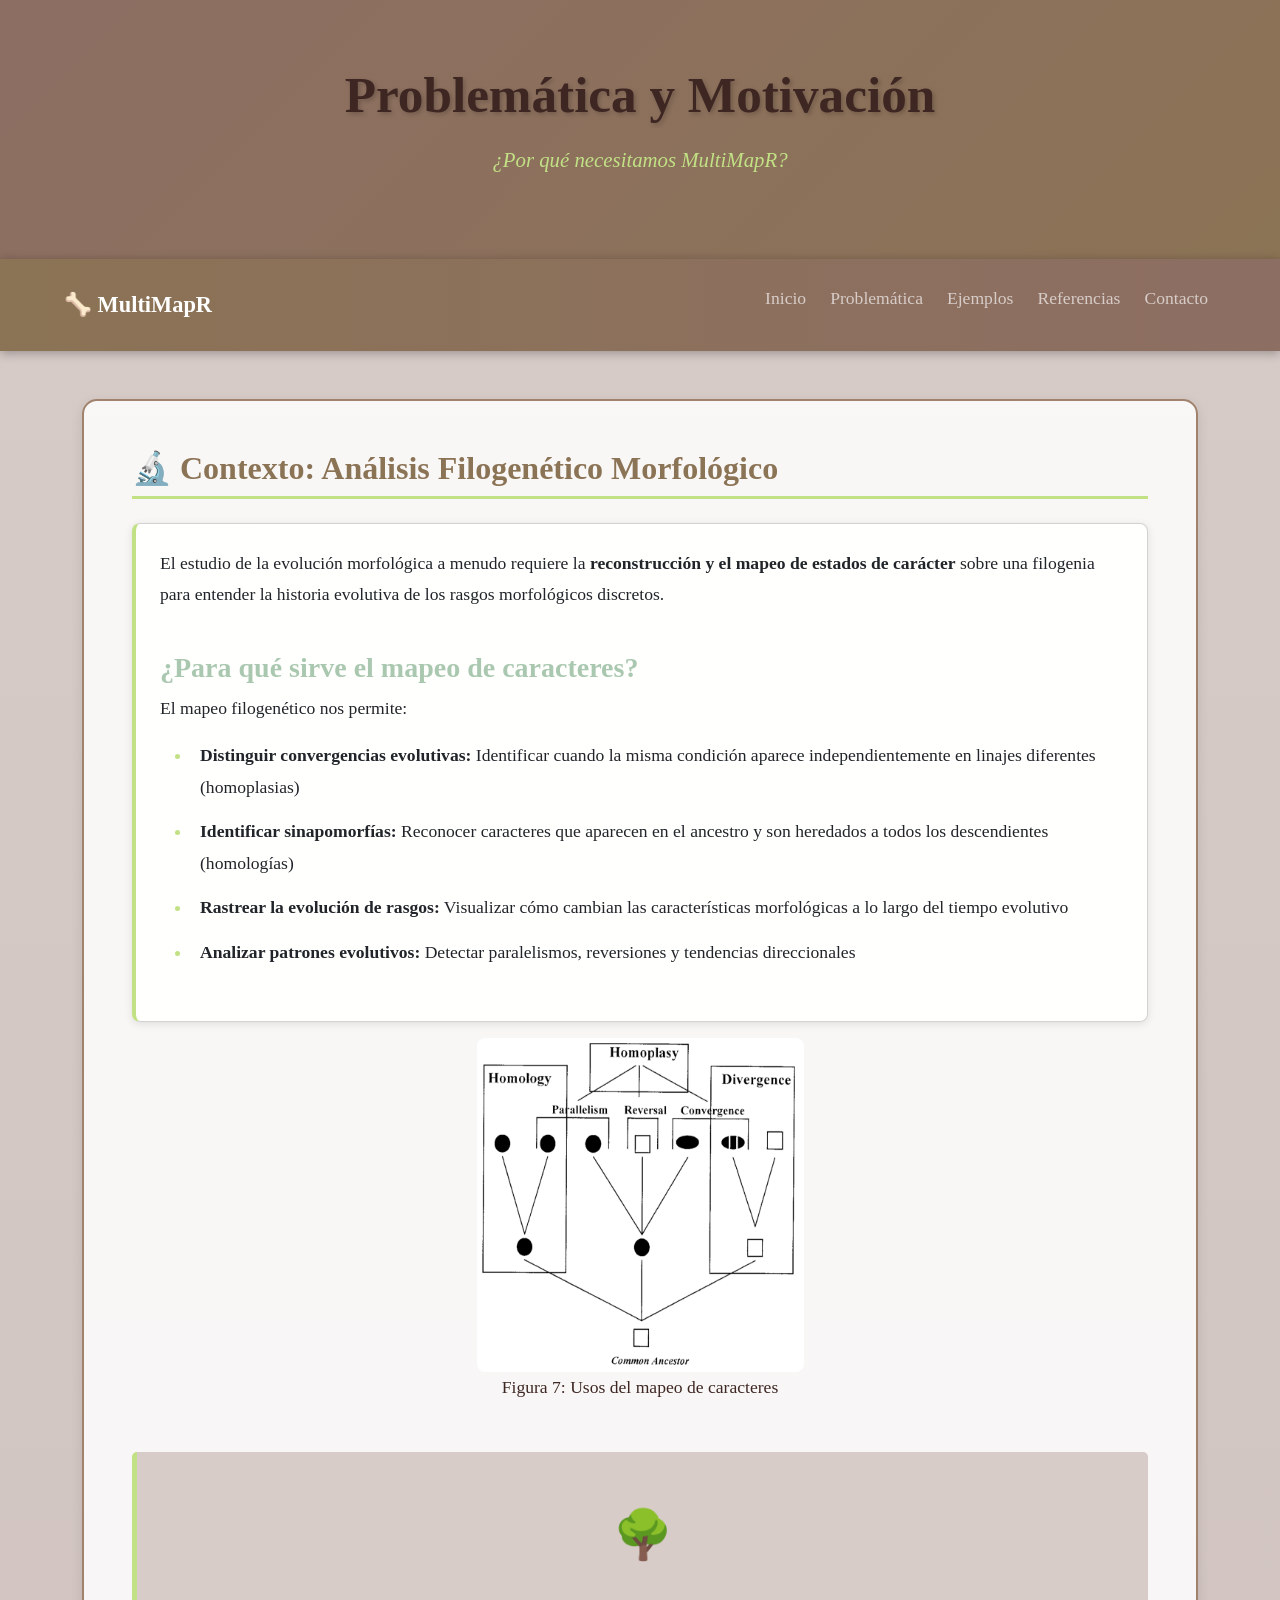
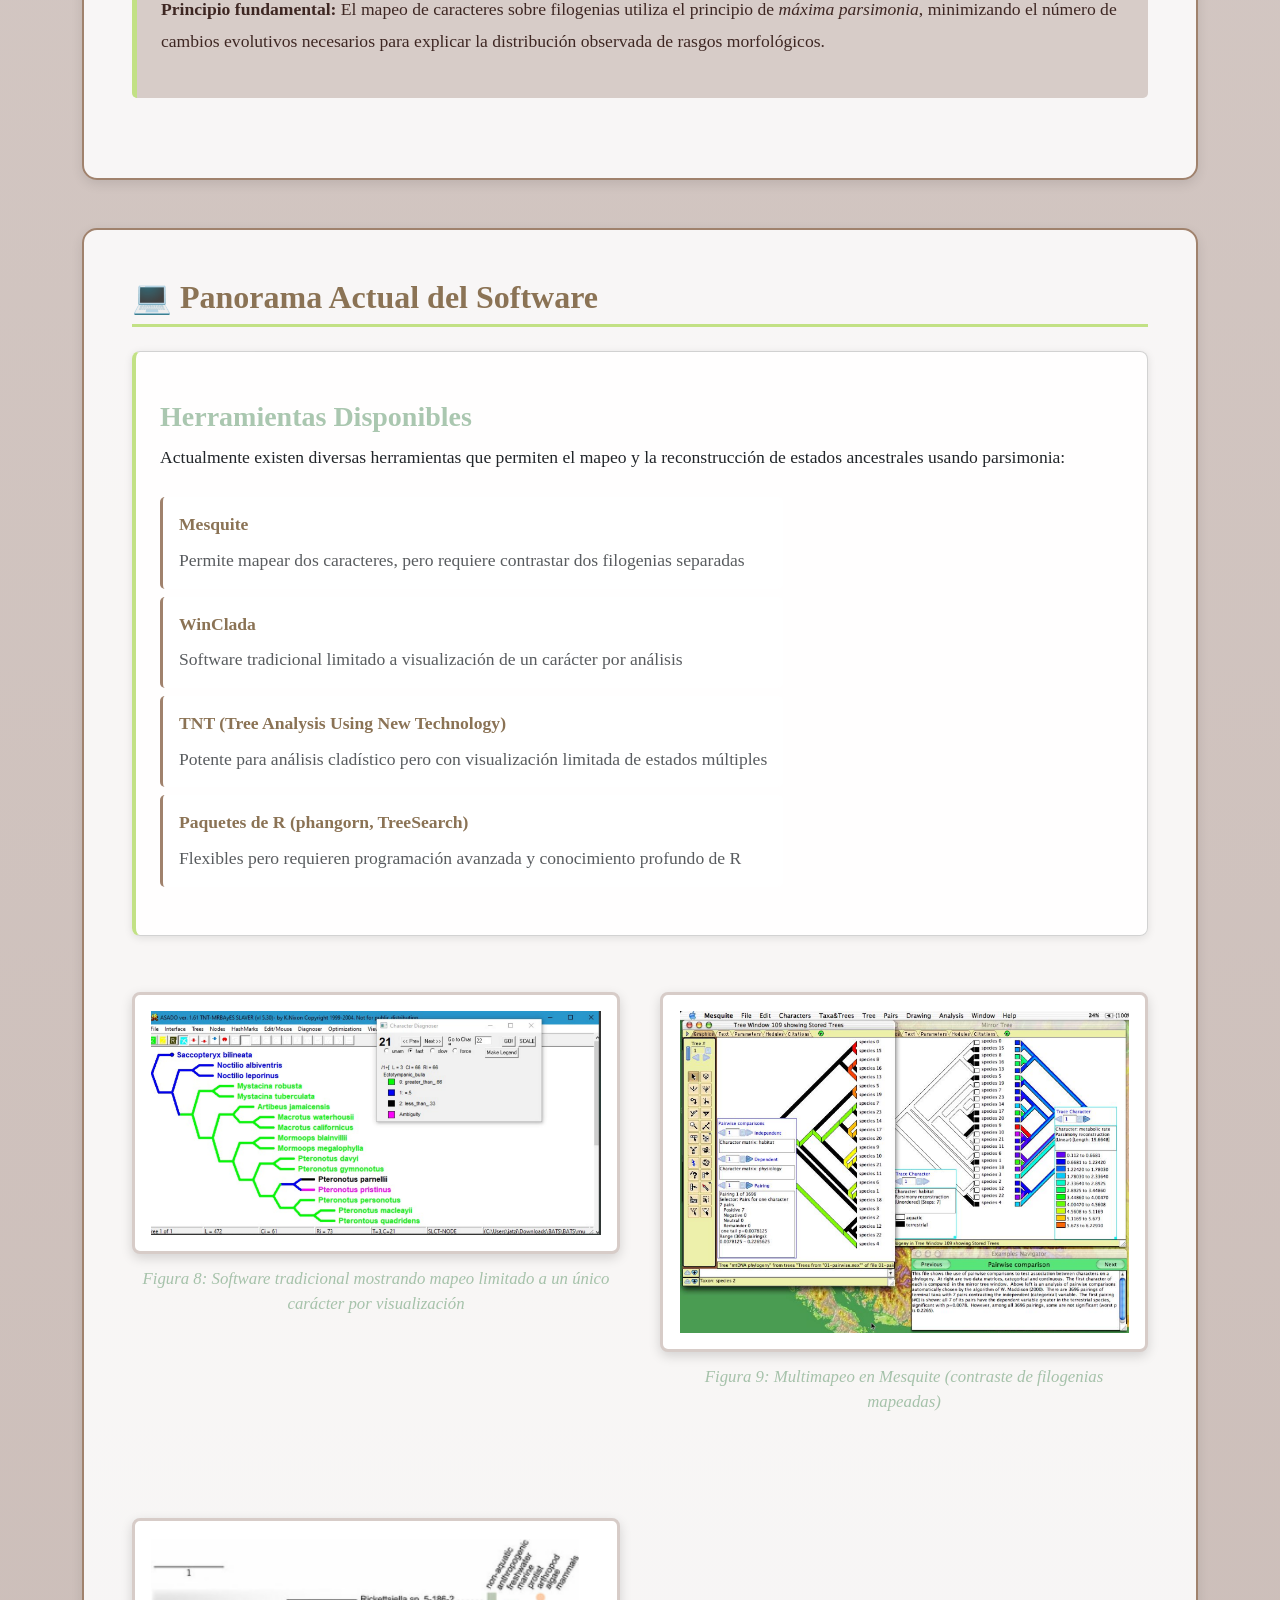
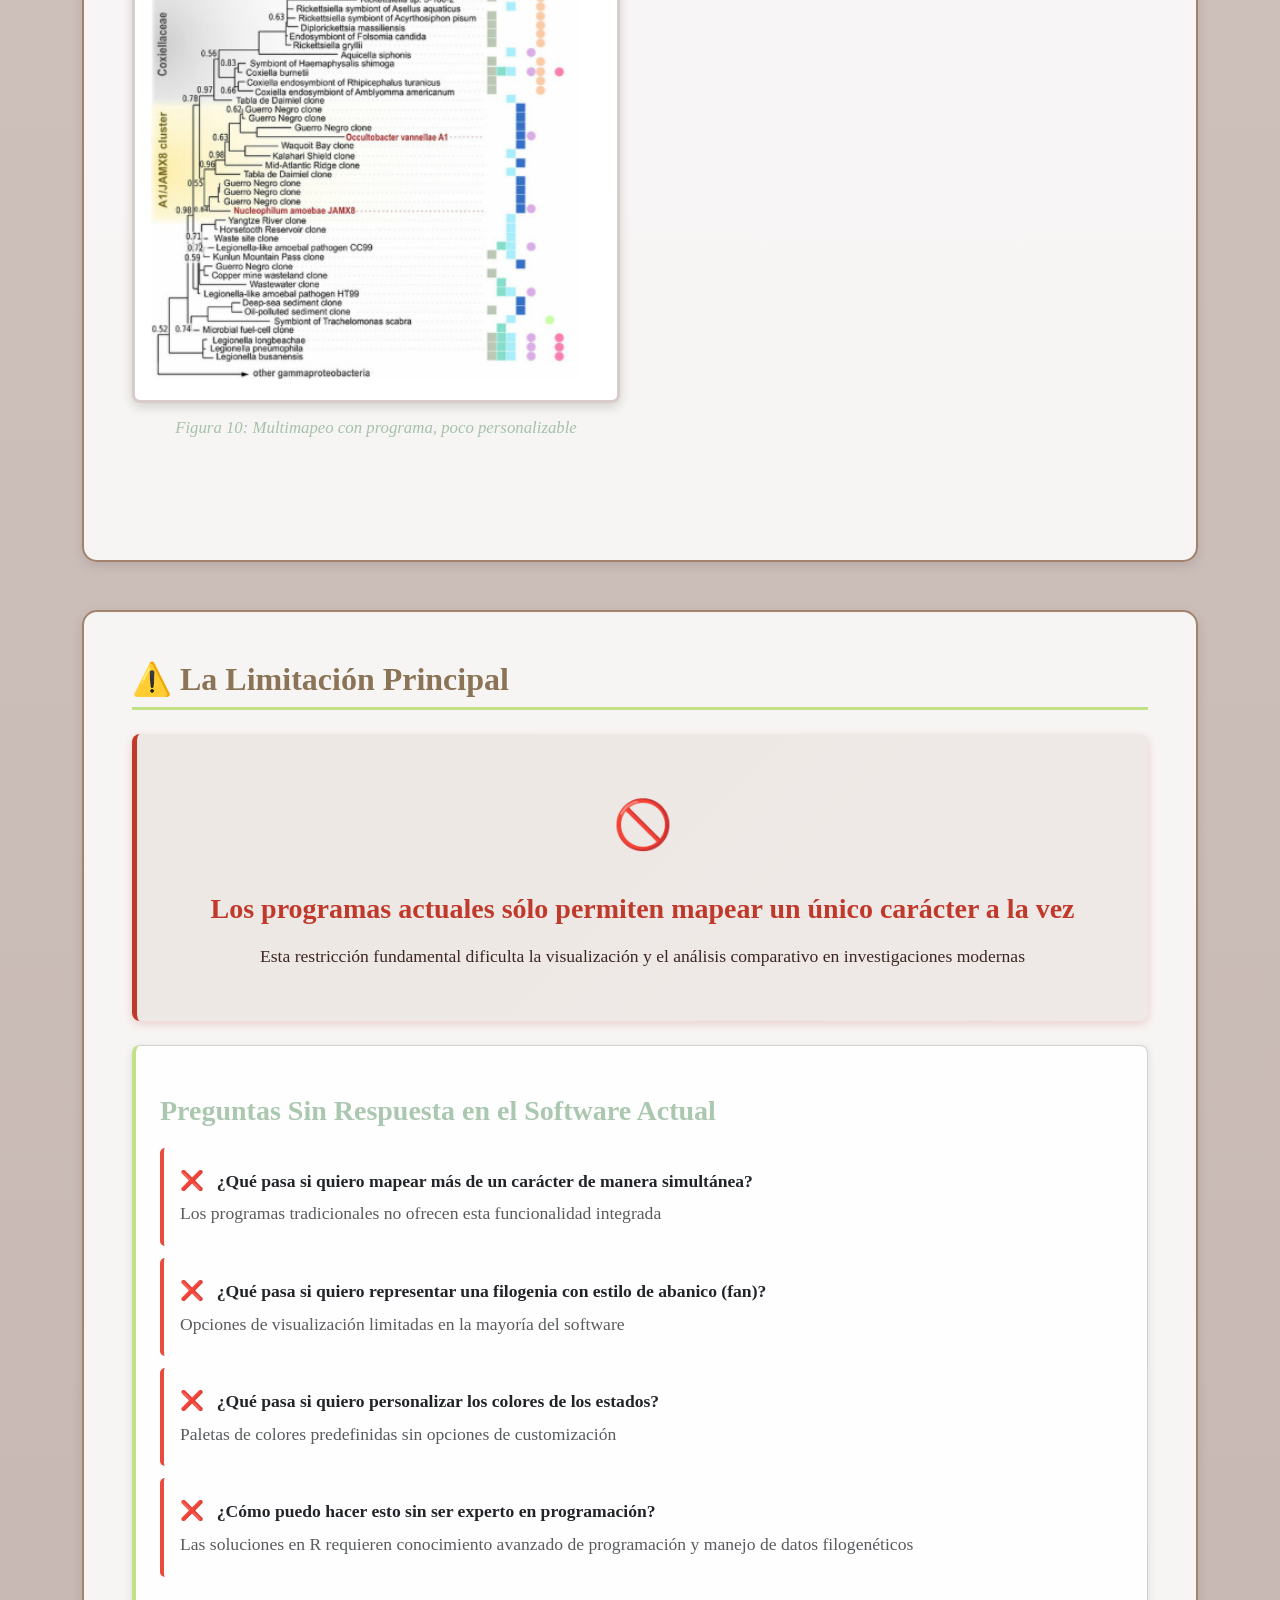
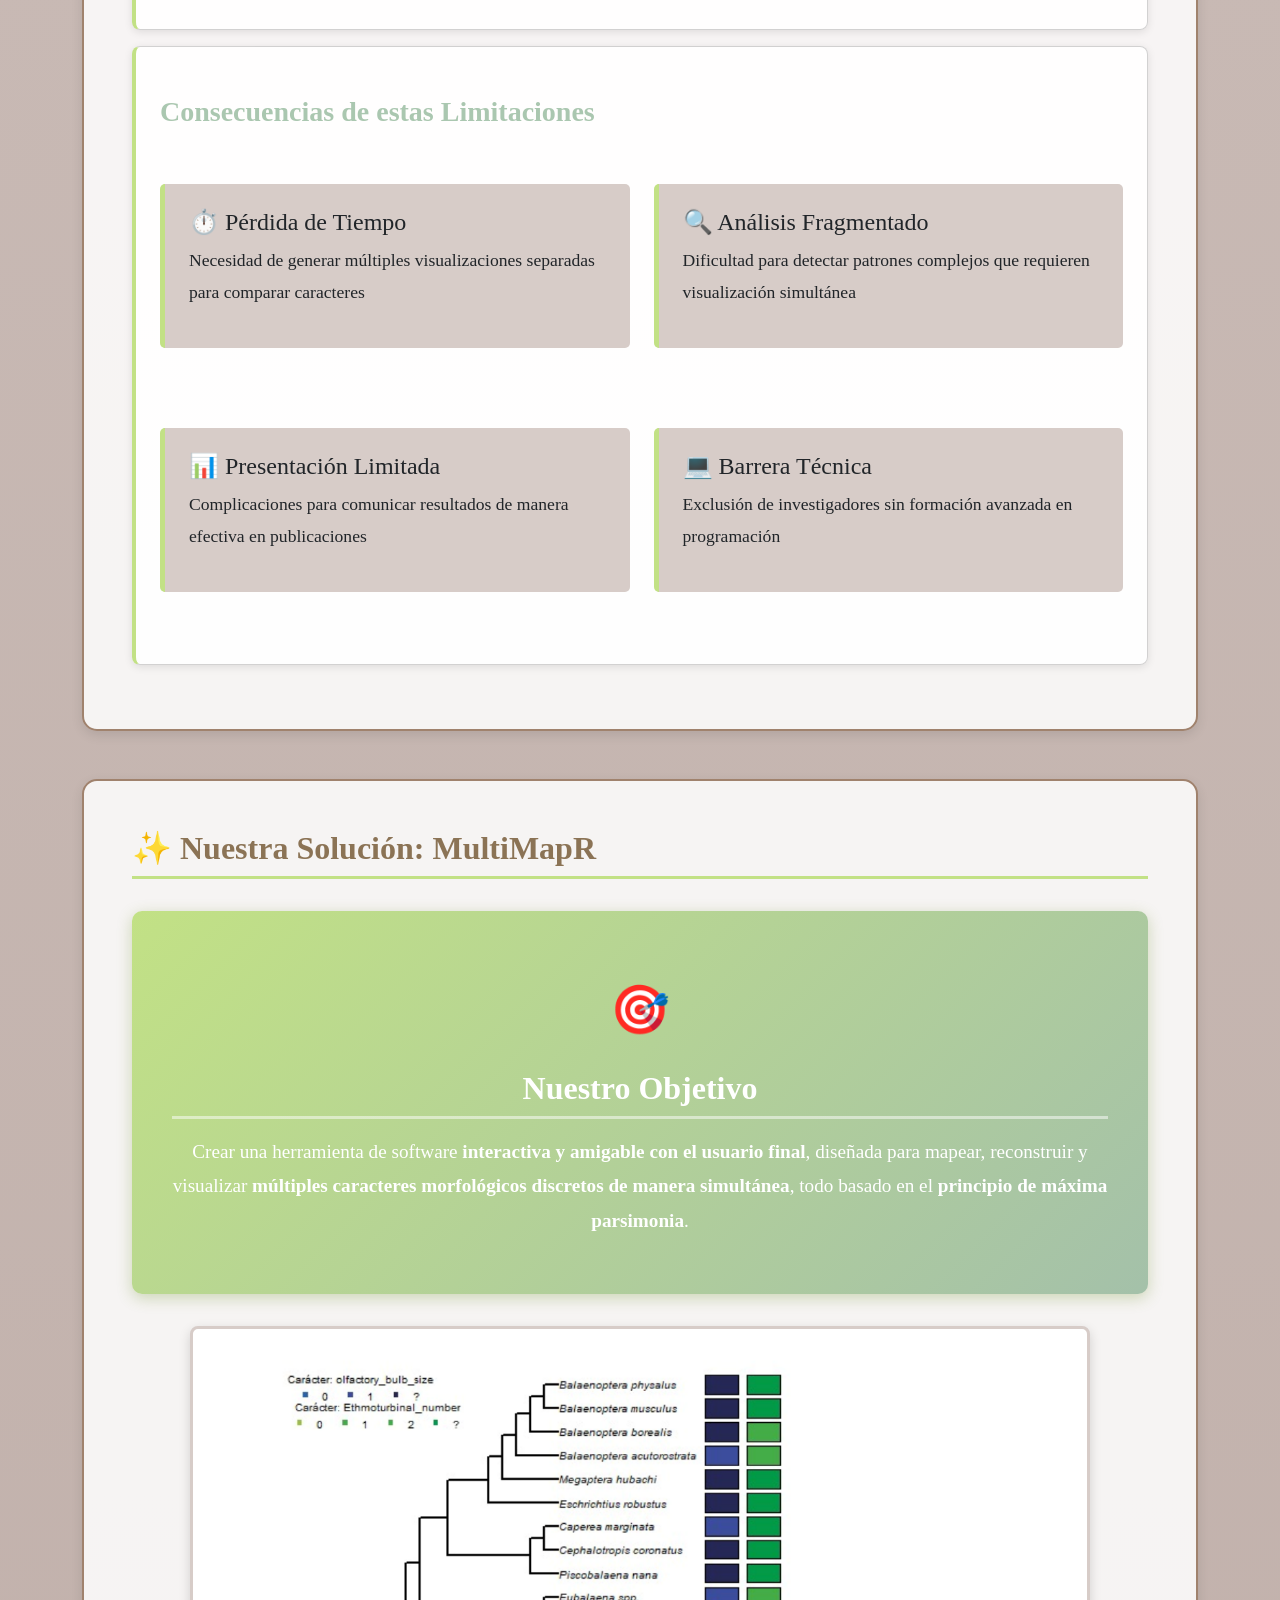
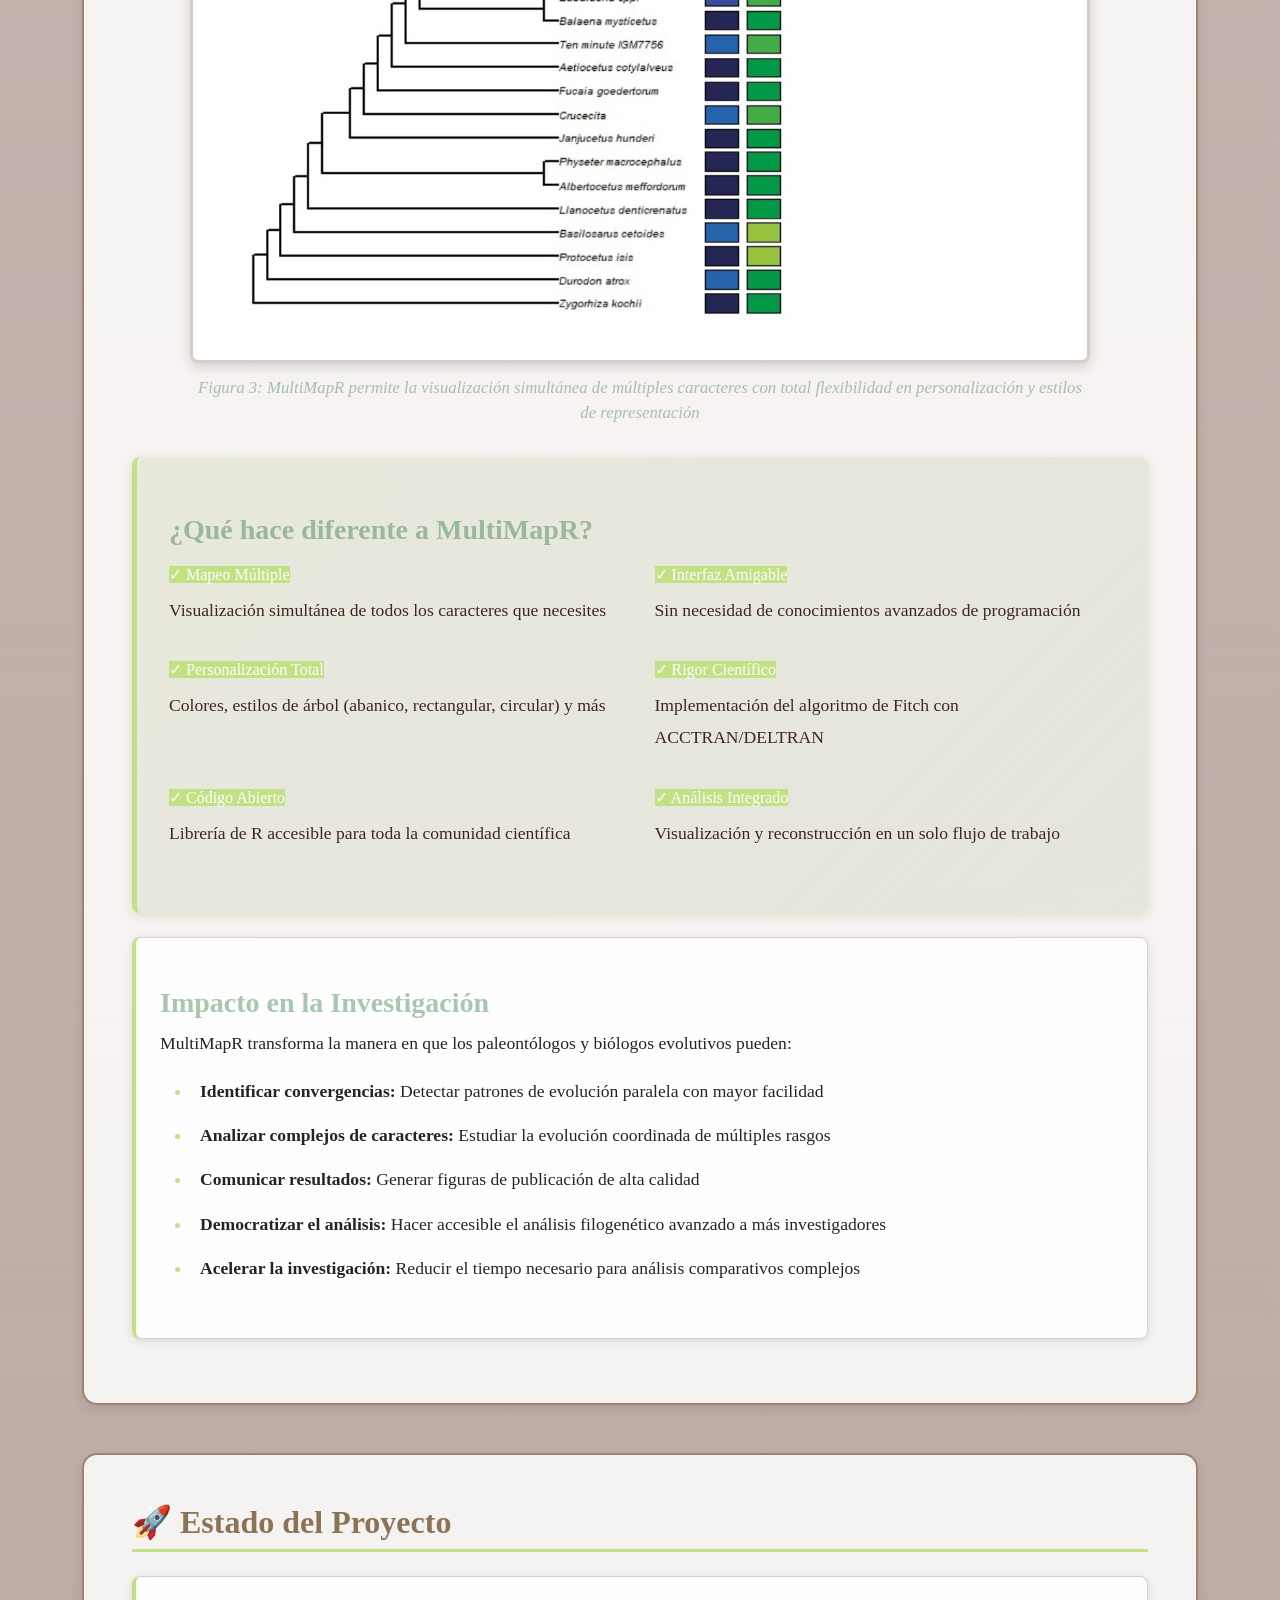
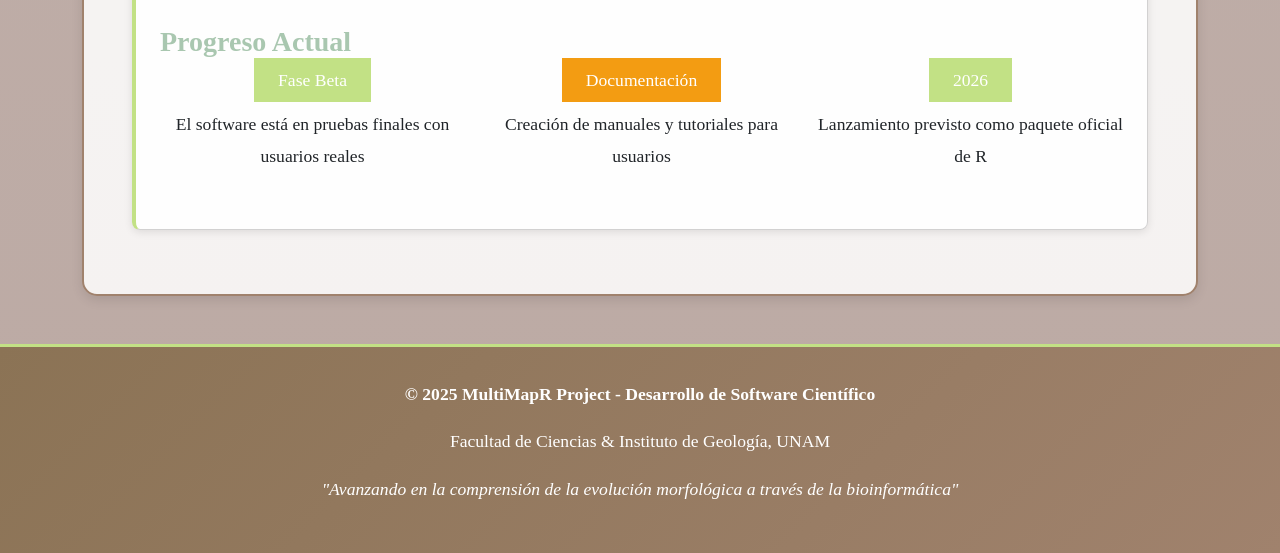
<file: problematica.html>
<!DOCTYPE html>
<html lang="es">
<head>
    <meta charset="UTF-8">
    <meta name="viewport" content="width=device-width, initial-scale=1.0">
    <title>Problemática - MultiMapR</title>
    <link rel="stylesheet" href="https://cdn.jsdelivr.net/npm/bootstrap@5.3.0/dist/css/bootstrap.min.css">
    <link rel="stylesheet" href="styles.css">
    <style>
        /* Estilos Mobile First para Problemática */
        
        /* Contenedor de problema destacado */
        .problem-box {
            background: linear-gradient(135deg, rgba(139, 115, 85, 0.1), rgba(160, 130, 109, 0.1));
            border-left: 5px solid #c0392b;
            padding: 1.25rem;
            margin: 1.5rem 0;
            border-radius: 8px;
            box-shadow: 0 3px 10px rgba(192, 57, 43, 0.2);
        }

        @media (min-width: 768px) {
            .problem-box {
                padding: 2rem;
            }
        }

        /* Contenedor de solución */
        .solution-box {
            background: linear-gradient(135deg, rgba(107, 142, 35, 0.1), rgba(85, 107, 47, 0.1));
            border-left: 5px solid var(--color-accent);
            padding: 1.25rem;
            margin: 1.5rem 0;
            border-radius: 8px;
            box-shadow: 0 3px 10px rgba(107, 142, 35, 0.2);
        }

        @media (min-width: 768px) {
            .solution-box {
                padding: 2rem;
            }
        }

        /* Estilos para imágenes comparativas - Mobile First */
        .image-container {
            width: 100%;
            margin: 1.5rem 0;
            padding: 0;
        }

        .image-wrapper {
  width: 100%;
  overflow: hidden;      /* Evita que la imagen sobresalga */
  text-align: center;    /* Centra la imagen */
  margin: 1rem 0;
}

.image-wrapper img {
  max-width: 100%;       /* Evita que se salga del contenedor */
  height: auto;          /* Mantiene proporciones */
  display: block;
  margin: 0 auto;
  border-radius: 8px;    /* Opcional */
}

        .figure-image {
            width: 100%;
            height: auto;
            border-radius: 8px;
            border: 3px solid var(--color-light);
            box-shadow: 0 4px 12px rgba(0,0,0,0.15);
            transition: transform 0.3s ease, box-shadow 0.3s ease;
            background: white;
            padding: 0.5rem;
        }

        .figure-image:hover {
            transform: translateY(-5px);
            box-shadow: 0 8px 20px rgba(0,0,0,0.25);
        }

        @media (min-width: 768px) {
            .figure-image {
                padding: 1rem;
            }
        }

        .figure-caption {
            text-align: center;
            font-style: italic;
            color: var(--color-accent-hover);
            margin-top: 0.75rem;
            font-size: 0.95rem;
            line-height: 1.5;
            padding: 0 0.5rem;
        }

        @media (min-width: 768px) {
            .figure-caption {
                font-size: 1.05rem;
            }
        }

        /* Grid para imágenes comparativas */
        .comparison-grid {
            display: grid;
            grid-template-columns: 1fr;
            gap: 2rem;
            margin: 2rem 0;
        }

        @media (min-width: 768px) {
            .comparison-grid {
                grid-template-columns: repeat(2, 1fr);
                gap: 2.5rem;
            }
        }

        /* Imagen destacada (la solución) */
        .featured-image {
            grid-column: 1 / -1;
            max-width: 900px;
            margin: 2rem auto;
        }

        /* Lista de problemas */
        .problem-list {
            list-style: none;
            padding-left: 0;
        }

        .problem-list li {
            padding: 1rem;
            margin: 0.75rem 0;
            background: rgba(255, 255, 255, 0.7);
            border-left: 4px solid #e74c3c;
            border-radius: 5px;
            transition: all 0.3s ease;
        }

        .problem-list li:hover {
            background: rgba(255, 255, 255, 0.95);
            transform: translateX(5px);
        }

        .problem-list li::before {
            content: "❌ ";
            font-size: 1.2rem;
            margin-right: 0.5rem;
        }

        /* Lista de software actual */
        .software-list {
            list-style: none;
            padding-left: 0;
        }

        .software-list li {
            padding: 0.75rem 1rem;
            margin: 0.5rem 0;
            background: rgba(255, 255, 255, 0.8);
            border-left: 3px solid var(--color-secondary);
            border-radius: 5px;
        }

        .software-list li strong {
            color: var(--color-primary);
            display: block;
            margin-bottom: 0.25rem;
        }

        /* Sección de objetivo */
        .objective-highlight {
            background: linear-gradient(135deg, var(--color-accent), var(--color-accent-hover));
            color: white;
            padding: 1.5rem;
            border-radius: 10px;
            margin: 2rem 0;
            box-shadow: 0 4px 15px rgba(107, 142, 35, 0.3);
            text-align: center;
        }

        @media (min-width: 768px) {
            .objective-highlight {
                padding: 2.5rem;
            }
        }

        .objective-highlight h2 {
            color: white;
            border-bottom: 3px solid rgba(255, 255, 255, 0.5);
            margin-bottom: 1rem;
        }

        /* Placeholders para imágenes */
        .image-placeholder {
            width: 100%;
            aspect-ratio: 16 / 10;
            background: linear-gradient(135deg, #f5f5f5, #e0e0e0);
            border: 2px dashed var(--color-secondary);
            border-radius: 8px;
            display: flex;
            align-items: center;
            justify-content: center;
            text-align: center;
            padding: 1rem;
            color: #999;
            font-style: italic;
        }

        /* Badges de estado */
        .status-badge {
            display: inline-block;
            padding: 0.4rem 0.9rem;
            border-radius: 20px;
            font-size: 0.85rem;
            font-weight: 600;
            margin: 0.25rem;
        }

        .badge-limitation {
            background: #e74c3c;
            color: white;
        }

        .badge-current {
            background: #f39c12;
            color: white;
        }

        .badge-solution {
            background: var(--color-accent);
            color: white;
        }

        /* Iconos grandes */
        .big-icon {
            font-size: 3rem;
            display: block;
            text-align: center;
            margin: 1rem 0;
        }

        @media (max-width: 576px) {
            .big-icon {
                font-size: 2.5rem;
            }
        }
    </style>
</head>
<body>
    <!-- Encabezado -->
    <header id="banner" class="banner">
        <h1 id="main-title">Problemática y Motivación</h1>
        <p class="subtitle">¿Por qué necesitamos MultiMapR?</p>
    </header>

    <!-- Barra de navegación -->
    <nav class="navbar navbar-expand-lg navbar-light">
        <a class="navbar-brand" href="index.html">🦴 MultiMapR</a>
        <button class="navbar-toggler" type="button" data-bs-toggle="collapse" data-bs-target="#navbarNav">
          <span class="navbar-toggler-icon"></span>
        </button>
        <div class="collapse navbar-collapse " id="navbarNav">
          <ul class="navbar-nav ms-auto">
            <li class="nav-item">
              <a class="nav-link" href="index.html">Inicio</a>
            </li>
            <li class="nav-item">
              <a class="nav-link active" href="problematica.html">Problemática</a>
            </li>
            <li class="nav-item">
              <a class="nav-link" href="ejemplos.html">Ejemplos</a>
            </li>
            <li class="nav-item">
              <a class="nav-link" href="referencias.html">Referencias</a>
            </li>
            <li class="nav-item">
              <a class="nav-link" href="contacto.html">Contacto</a>
            </li>
          </ul>
        </div>
    </nav>
      
    <main role="main" class="container my-5">
        <!-- Contexto de la Investigación -->
        <section class="container mt-5">
            <h2>🔬 Contexto: Análisis Filogenético Morfológico</h2>
            
            <div class="card">
                <p>El estudio de la evolución morfológica a menudo requiere la <strong>reconstrucción y el mapeo de estados de carácter</strong> 
                sobre una filogenia para entender la historia evolutiva de los rasgos morfológicos discretos.</p>
                
                <h3 class="mt-4">¿Para qué sirve el mapeo de caracteres?</h3>
                <p>El mapeo filogenético nos permite:</p>
                <ul>
                    <li><strong>Distinguir convergencias evolutivas:</strong> Identificar cuando la misma condición aparece independientemente en linajes diferentes (homoplasias)</li>
                    <li><strong>Identificar sinapomorfías:</strong> Reconocer caracteres que aparecen en el ancestro y son heredados a todos los descendientes (homologías)</li>
                    <li><strong>Rastrear la evolución de rasgos:</strong> Visualizar cómo cambian las características morfológicas a lo largo del tiempo evolutivo</li>
                    <li><strong>Analizar patrones evolutivos:</strong> Detectar paralelismos, reversiones y tendencias direccionales</li>
                </ul>
            </div>

			<div class="image-wrapper">
                    <img src="images/usos.png" 
                         alt="Propósito análisis de caracteres morfológicos" 
                         class="result-image zoomable"
                         loading="lazy">
                    <p class="image-caption">Figura 7: Usos del mapeo de caracteres</p>
                </div>

            <div class="highlight-box">
                <p class="big-icon">🌳</p>
                <p><strong>Principio fundamental:</strong> El mapeo de caracteres sobre filogenias utiliza el principio de 
                <em>máxima parsimonia</em>, minimizando el número de cambios evolutivos necesarios para explicar 
                la distribución observada de rasgos morfológicos.</p>
            </div>
        </section>

        <!-- Software Actual -->
        <section class="container mt-5">
            <h2>💻 Panorama Actual del Software</h2>
            
            <div class="card">
                <h3>Herramientas Disponibles</h3>
                <p>Actualmente existen diversas herramientas que permiten el mapeo y la reconstrucción de estados ancestrales usando parsimonia:</p>
                
                <ul class="software-list">
                    <li>
                        <strong>Mesquite</strong>
                        <p class="text-muted mb-0">Permite mapear dos caracteres, pero requiere contrastar dos filogenias separadas</p>
                    </li>
                    <li>
                        <strong>WinClada</strong>
                        <p class="text-muted mb-0">Software tradicional limitado a visualización de un carácter por análisis</p>
                    </li>
                    <li>
                        <strong>TNT (Tree Analysis Using New Technology)</strong>
                        <p class="text-muted mb-0">Potente para análisis cladístico pero con visualización limitada de estados múltiples</p>
                    </li>
                    <li>
                        <strong>Paquetes de R (phangorn, TreeSearch)</strong>
                        <p class="text-muted mb-0">Flexibles pero requieren programación avanzada y conocimiento profundo de R</p>
                    </li>
                </ul>
            </div>

            <!-- Imágenes comparativas del software actual -->
            <div class="comparison-grid">
                <div class="image-container">
                    <!-- Imagen 1: Software limitado ejemplo 1 -->
                    <img src="images/trad.png" 
                         alt="Limitación en software actual - mapeo de un solo carácter" 
                         class="figure-image"
                         loading="lazy">
                    <!-- Placeholder si no hay imagen -->
                    <!-- <div class="image-placeholder">
                        <div>
                            <p><strong>Imagen 1</strong></p>
                            <p>Ejemplo de software actual mostrando limitación de mapeo de un solo carácter</p>
                            <p class="text-muted small">(Ej: WinClada o TNT)</p>
                        </div>
                    </div> -->
                    <p class="figure-caption">
                        Figura 8: Software tradicional mostrando mapeo limitado a un único carácter por visualización
                    </p>
                </div>

                <div class="image-container">
                    <!-- Imagen 2: Software limitado ejemplo 2 -->
                    <img src="images/mesquite.png" 
                         alt="Limitación en multimapeo" 
                         class="figure-image"
                         loading="lazy">
                    <!-- Placeholder si no hay imagen -->
                    <!-- <div class="image-placeholder">
                        <div>
                            <p><strong>Imagen 2</strong></p>
                            <p>Interfaz compleja de programación requerida en R para análisis múltiples</p>
                            <p class="text-muted small">(Código de phangorn o TreeSearch)</p>
                        </div>
                    </div> -->
                    <p class="figure-caption">
                        Figura 9: Multimapeo en Mesquite (contraste de filogenias mapeadas)
                    </p>
                </div>

				<div class="image-container">
                    <!-- Imagen 2: Software limitado ejemplo 2 -->
                    <img src="images/trad2.png" 
                         alt="Softwares similares" 
                         class="figure-image"
                         loading="lazy">
                    <!-- Placeholder si no hay imagen -->
                    <!-- <div class="image-placeholder">
                        <div>
                            <p><strong>Imagen 2</strong></p>
                            <p>Interfaz compleja de programación requerida en R para análisis múltiples</p>
                            <p class="text-muted small">(Código de phangorn o TreeSearch)</p>
                        </div>
                    </div> -->
                    <p class="figure-caption">
                        Figura 10: Multimapeo con programa, poco personalizable
                    </p>
                </div>
            </div>
        </section>

        <!-- La Problemática Central -->
        <section class="container mt-5">
            <h2>⚠️ La Limitación Principal</h2>
            
            <div class="problem-box">
                <p class="big-icon">🚫</p>
                <h3 style="color: #c0392b; text-align: center;">
                    Los programas actuales sólo permiten mapear un único carácter a la vez
                </h3>
                <p class="text-center mt-3" style="font-size: 1.1rem;">
                    Esta restricción fundamental dificulta la visualización y el análisis comparativo en investigaciones modernas
                </p>
            </div>

            <div class="card">
                <h3>Preguntas Sin Respuesta en el Software Actual</h3>
                <ul class="problem-list">
                    <li>
                        <strong>¿Qué pasa si quiero mapear más de un carácter de manera simultánea?</strong>
                        <p class="text-muted mb-0">Los programas tradicionales no ofrecen esta funcionalidad integrada</p>
                    </li>
                    <li>
                        <strong>¿Qué pasa si quiero representar una filogenia con estilo de abanico (fan)?</strong>
                        <p class="text-muted mb-0">Opciones de visualización limitadas en la mayoría del software</p>
                    </li>
                    <li>
                        <strong>¿Qué pasa si quiero personalizar los colores de los estados?</strong>
                        <p class="text-muted mb-0">Paletas de colores predefinidas sin opciones de customización</p>
                    </li>
                    <li>
                        <strong>¿Cómo puedo hacer esto sin ser experto en programación?</strong>
                        <p class="text-muted mb-0">Las soluciones en R requieren conocimiento avanzado de programación y manejo de datos filogenéticos</p>
                    </li>
                </ul>
            </div>

            <div class="card">
                <h3>Consecuencias de estas Limitaciones</h3>
                <div class="row mt-3">
                    <div class="col-md-6 mb-3">
                        <div class="highlight-box">
                            <h4>⏱️ Pérdida de Tiempo</h4>
                            <p>Necesidad de generar múltiples visualizaciones separadas para comparar caracteres</p>
                        </div>
                    </div>
                    <div class="col-md-6 mb-3">
                        <div class="highlight-box">
                            <h4>🔍 Análisis Fragmentado</h4>
                            <p>Dificultad para detectar patrones complejos que requieren visualización simultánea</p>
                        </div>
                    </div>
                    <div class="col-md-6 mb-3">
                        <div class="highlight-box">
                            <h4>📊 Presentación Limitada</h4>
                            <p>Complicaciones para comunicar resultados de manera efectiva en publicaciones</p>
                        </div>
                    </div>
                    <div class="col-md-6 mb-3">
                        <div class="highlight-box">
                            <h4>💻 Barrera Técnica</h4>
                            <p>Exclusión de investigadores sin formación avanzada en programación</p>
                        </div>
                    </div>
                </div>
            </div>
        </section>

        <!-- La Solución: MultiMapR -->
        <section class="container mt-5">
            <h2>✨ Nuestra Solución: MultiMapR</h2>
            
            <div class="objective-highlight">
                <p class="big-icon">🎯</p>
                <h2>Nuestro Objetivo</h2>
                <p style="font-size: 1.2rem; line-height: 1.8;">
                    Crear una herramienta de software <strong>interactiva y amigable con el usuario final</strong>, 
                    diseñada para mapear, reconstruir y visualizar <strong>múltiples caracteres morfológicos discretos 
                    de manera simultánea</strong>, todo basado en el <strong>principio de máxima parsimonia</strong>.
                </p>
            </div>

            <!-- Imagen principal: La solución -->
            <div class="image-container featured-image">
                <!-- Imagen 3: MultiMapR en acción -->
                <img src="images/ejemplo1.png" 
                     alt="MultiMapR mostrando mapeo simultáneo de múltiples caracteres" 
                     class="figure-image"
                     loading="lazy">
                <!-- Placeholder si no hay imagen -->
                <!-- <div class="image-placeholder" style="min-height: 400px;">
                    <div>
                        <p class="big-icon">🌟</p>
                        <p><strong>Imagen 3: La Solución - MultiMapR</strong></p>
                        <p>Visualización de MultiMapR mostrando mapeo simultáneo de múltiples caracteres con opciones de personalización</p>
                        <p class="text-muted small">(Filogenia con 5+ caracteres mapeados simultáneamente, diferentes estilos de visualización, paleta personalizada)</p>
                    </div>
                </div> -->
                <p class="figure-caption">
                    Figura 3: MultiMapR permite la visualización simultánea de múltiples caracteres con total flexibilidad en personalización y estilos de representación
                </p>
            </div>

            <div class="solution-box">
                <h3>¿Qué hace diferente a MultiMapR?</h3>
                <div class="row mt-3">
                    <div class="col-md-6 mb-3">
                        <span class="badge-solution">✓ Mapeo Múltiple</span>
                        <p class="mt-2">Visualización simultánea de todos los caracteres que necesites</p>
                    </div>
                    <div class="col-md-6 mb-3">
                        <span class="badge-solution">✓ Interfaz Amigable</span>
                        <p class="mt-2">Sin necesidad de conocimientos avanzados de programación</p>
                    </div>
                    <div class="col-md-6 mb-3">
                        <span class="badge-solution">✓ Personalización Total</span>
                        <p class="mt-2">Colores, estilos de árbol (abanico, rectangular, circular) y más</p>
                    </div>
                    <div class="col-md-6 mb-3">
                        <span class="badge-solution">✓ Rigor Científico</span>
                        <p class="mt-2">Implementación del algoritmo de Fitch con ACCTRAN/DELTRAN</p>
                    </div>
                    <div class="col-md-6 mb-3">
                        <span class="badge-solution">✓ Código Abierto</span>
                        <p class="mt-2">Librería de R accesible para toda la comunidad científica</p>
                    </div>
                    <div class="col-md-6 mb-3">
                        <span class="badge-solution">✓ Análisis Integrado</span>
                        <p class="mt-2">Visualización y reconstrucción en un solo flujo de trabajo</p>
                    </div>
                </div>
            </div>

            <div class="card">
                <h3>Impacto en la Investigación</h3>
                <p>MultiMapR transforma la manera en que los paleontólogos y biólogos evolutivos pueden:</p>
                <ul>
                    <li><strong>Identificar convergencias:</strong> Detectar patrones de evolución paralela con mayor facilidad</li>
                    <li><strong>Analizar complejos de caracteres:</strong> Estudiar la evolución coordinada de múltiples rasgos</li>
                    <li><strong>Comunicar resultados:</strong> Generar figuras de publicación de alta calidad</li>
                    <li><strong>Democratizar el análisis:</strong> Hacer accesible el análisis filogenético avanzado a más investigadores</li>
                    <li><strong>Acelerar la investigación:</strong> Reducir el tiempo necesario para análisis comparativos complejos</li>
                </ul>
            </div>
        </section>

        <!-- Estado Actual del Desarrollo -->
        <section class="container mt-5">
            <h2>🚀 Estado del Proyecto</h2>
            
            <div class="card">
                <h3>Progreso Actual</h3>
                <div class="row">
                    <div class="col-md-4 mb-3">
                        <div class="text-center">
                            <span class="badge-solution" style="font-size: 1.1rem; padding: 0.75rem 1.5rem;">Fase Beta</span>
                            <p class="mt-3">El software está en pruebas finales con usuarios reales</p>
                        </div>
                    </div>
                    <div class="col-md-4 mb-3">
                        <div class="text-center">
                            <span class="badge-current" style="font-size: 1.1rem; padding: 0.75rem 1.5rem;">Documentación</span>
                            <p class="mt-3">Creación de manuales y tutoriales para usuarios</p>
                        </div>
                    </div>
                    <div class="col-md-4 mb-3">
                        <div class="text-center">
                            <span class="badge-solution" style="font-size: 1.1rem; padding: 0.75rem 1.5rem;">2026</span>
                            <p class="mt-3">Lanzamiento previsto como paquete oficial de R</p>
                        </div>
                    </div>
                </div>
            </div>

        </section>
    </main>
    
    <!-- Pie de página -->
    <footer id="footer">
        <p><strong>© 2025 MultiMapR Project - Desarrollo de Software Científico</strong></p>
        <p>Facultad de Ciencias & Instituto de Geología, UNAM</p>
        <p><em>"Avanzando en la comprensión de la evolución morfológica a través de la bioinformática"</em></p>
    </footer>

    <script src="https://cdn.jsdelivr.net/npm/bootstrap@5.3.0/dist/js/bootstrap.bundle.min.js"></script>
    
    <!-- Script para zoom en imágenes -->
    <script>
        document.addEventListener('DOMContentLoaded', function() {
            const images = document.querySelectorAll('.figure-image');
            
            images.forEach(img => {
                img.style.cursor = 'zoom-in';
                
                img.addEventListener('click', function() {
                    const overlay = document.createElement('div');
                    overlay.style.cssText = `
                        position: fixed;
                        top: 0;
                        left: 0;
                        width: 100%;
                        height: 100%;
                        background: rgba(0,0,0,0.95);
                        display: flex;
                        justify-content: center;
                        align-items: center;
                        z-index: 9999;
                        cursor: zoom-out;
                        padding: 20px;
                    `;
                    
                    const zoomedImg = document.createElement('img');
                    zoomedImg.src = this.src;
                    zoomedImg.alt = this.alt;
                    zoomedImg.style.cssText = `
                        max-width: 95%;
                        max-height: 95%;
                        object-fit: contain;
                        border-radius: 8px;
                        box-shadow: 0 0 30px rgba(255,255,255,0.3);
                    `;
                    
                    overlay.appendChild(zoomedImg);
                    document.body.appendChild(overlay);
                    
                    overlay.addEventListener('click', function() {
                        document.body.removeChild(overlay);
                    });
                    
                    document.addEventListener('keydown', function closeOnEsc(e) {
                        if (e.key === 'Escape' && document.body.contains(overlay)) {
                            document.body.removeChild(overlay);
                            document.removeEventListener('keydown', closeOnEsc);
                        }
                    });
                });
            });
        });
    </script>
</body>
</html>
</file>
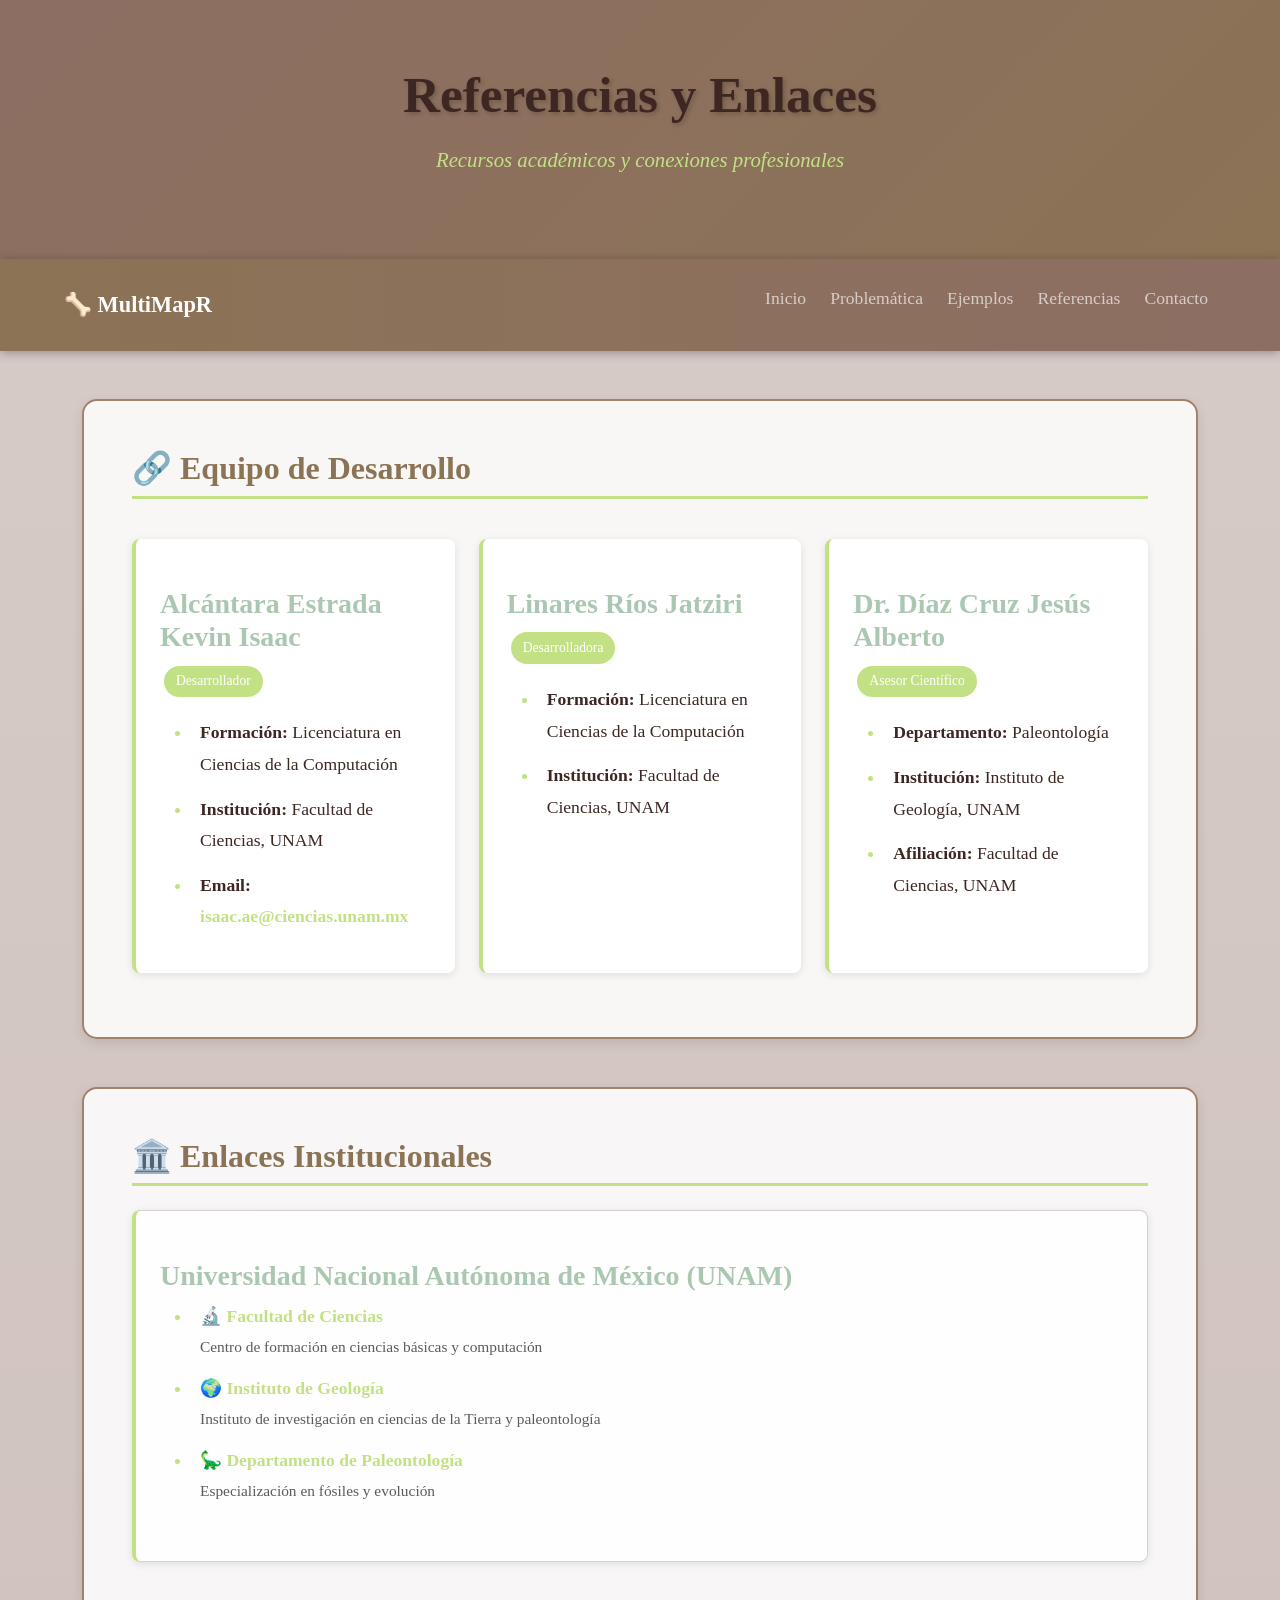
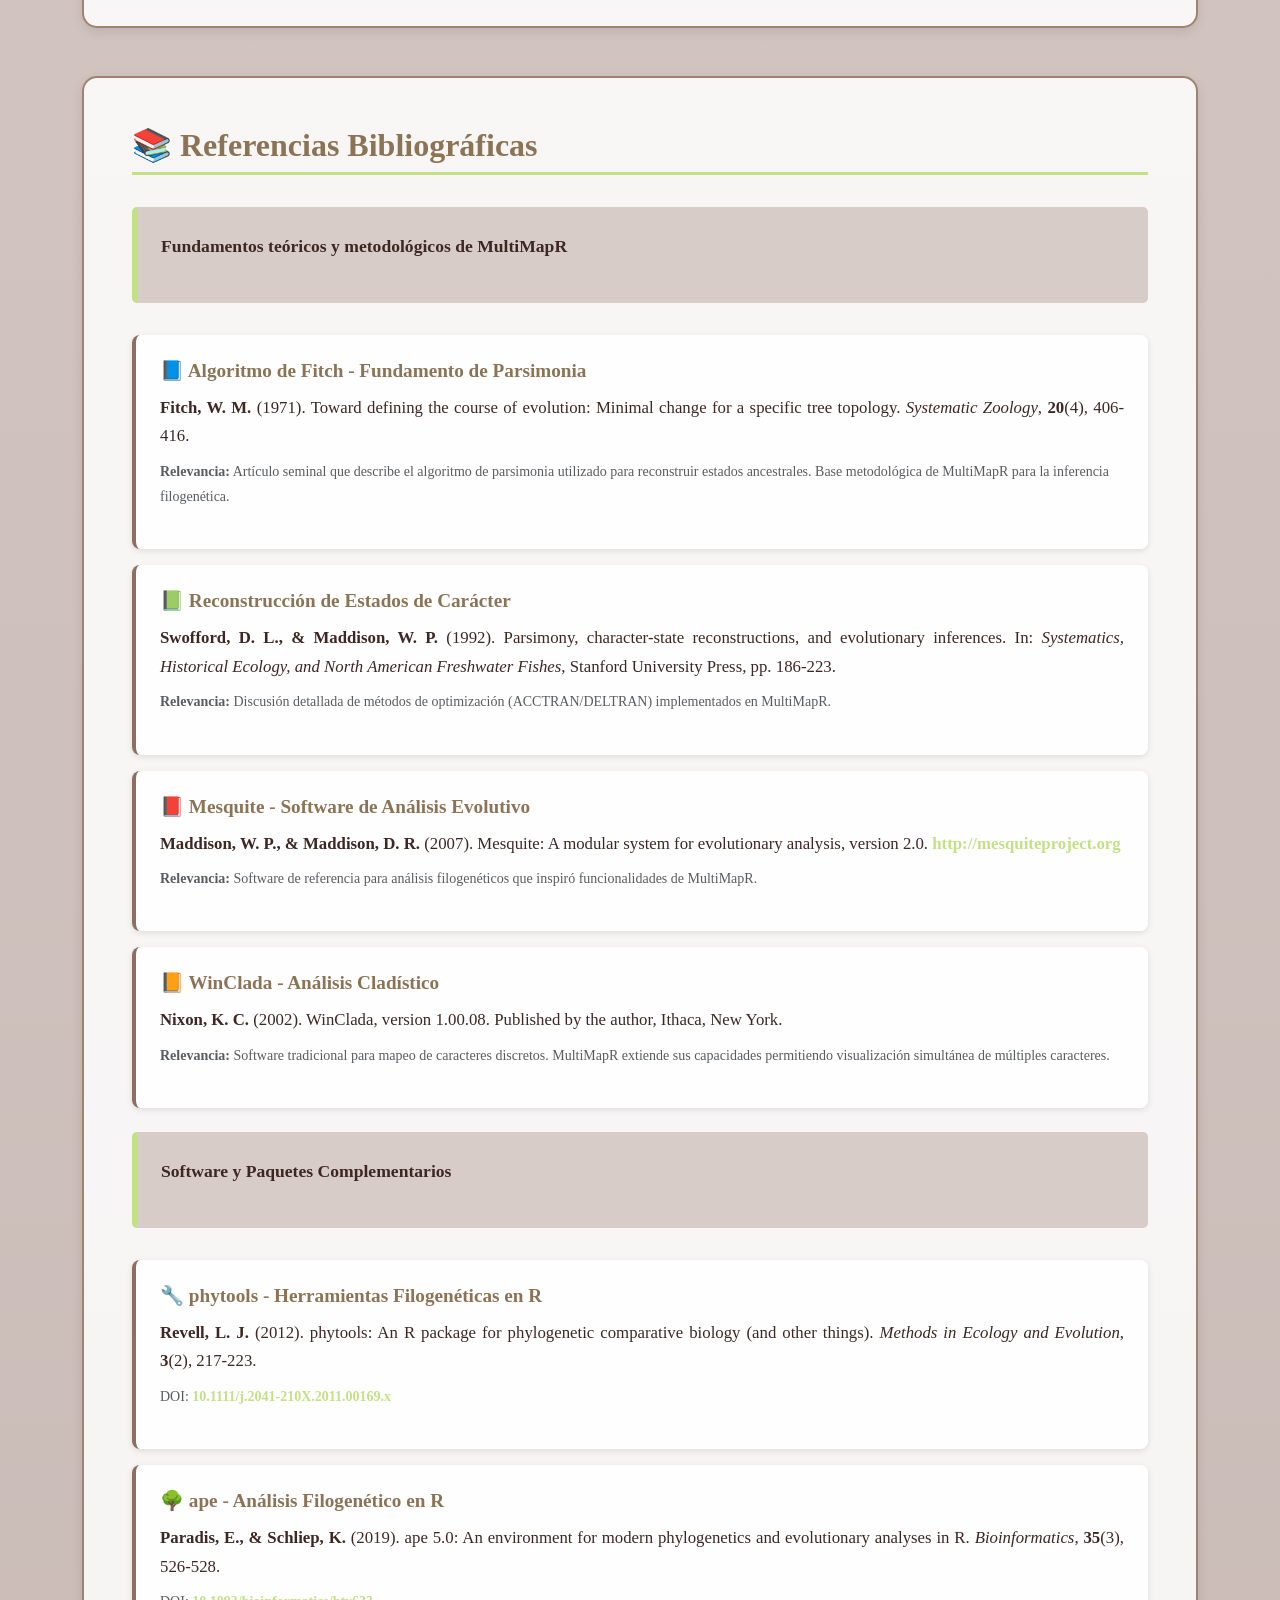
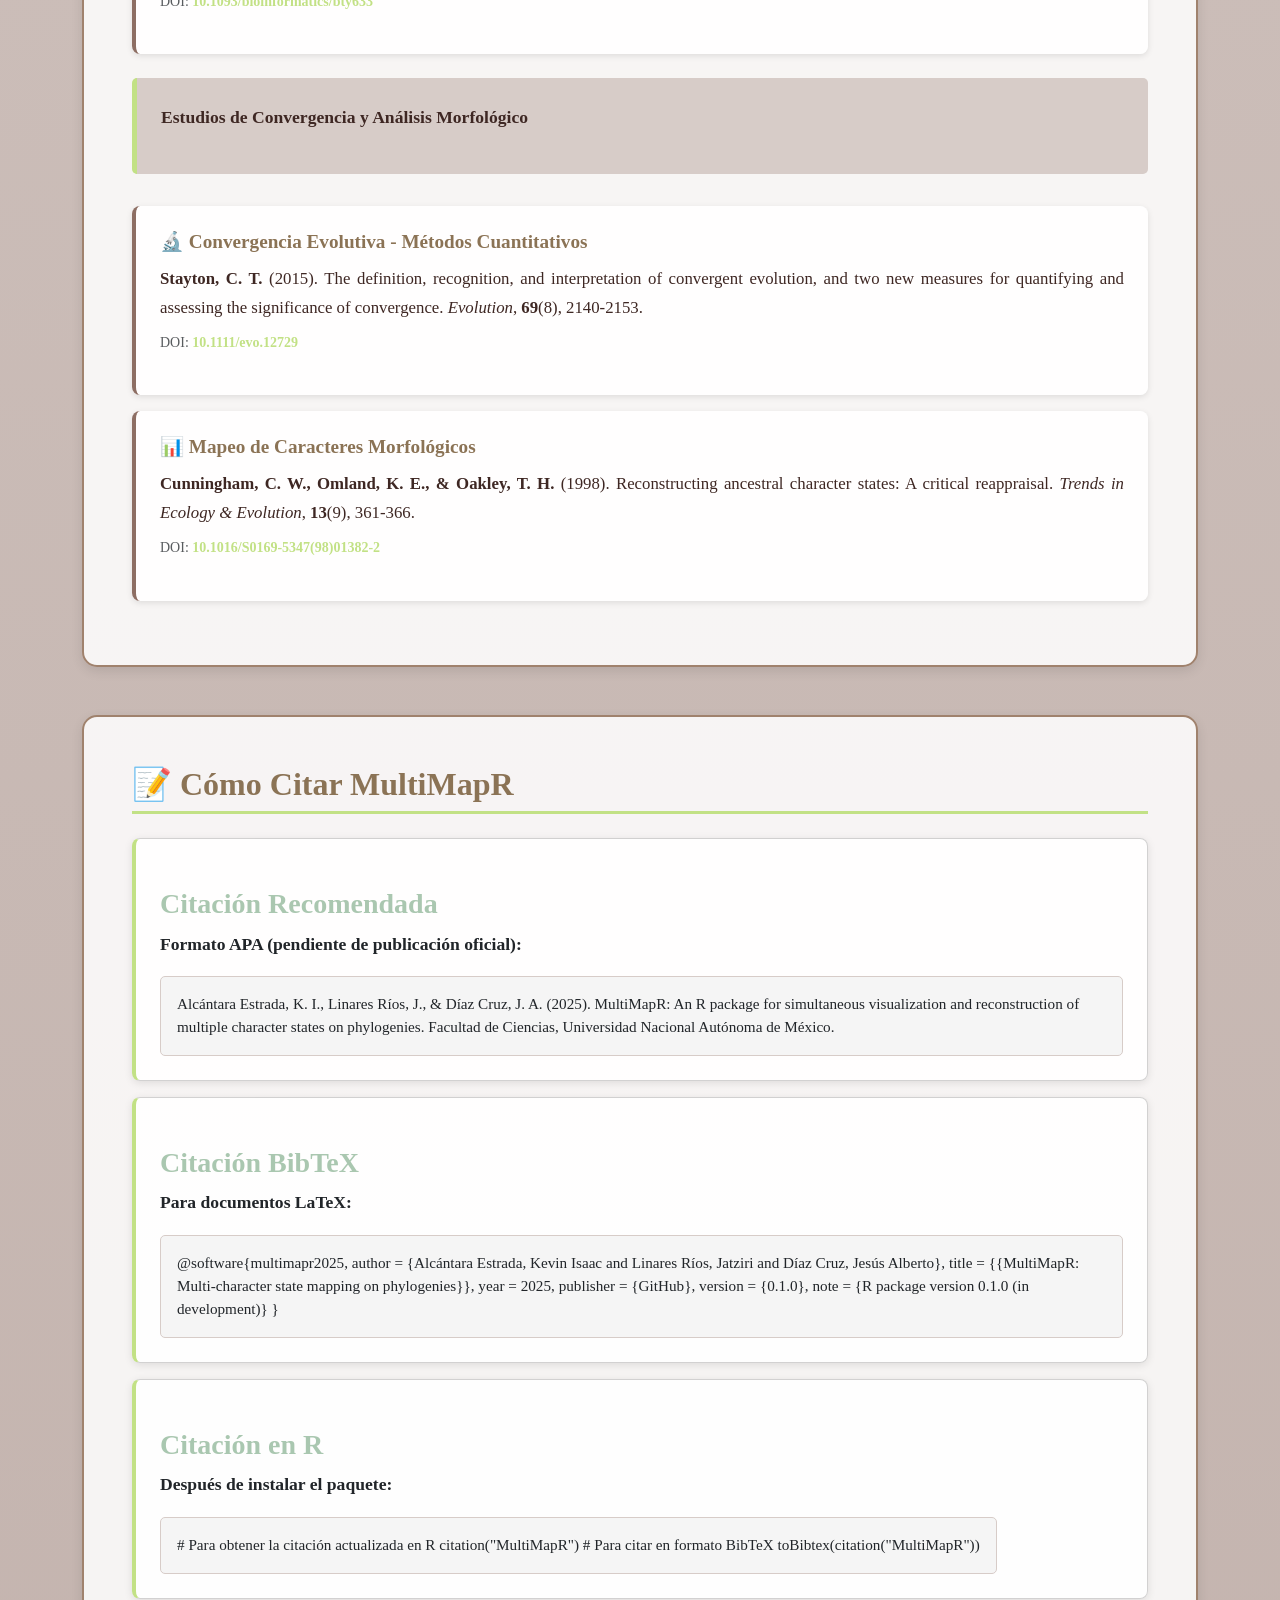
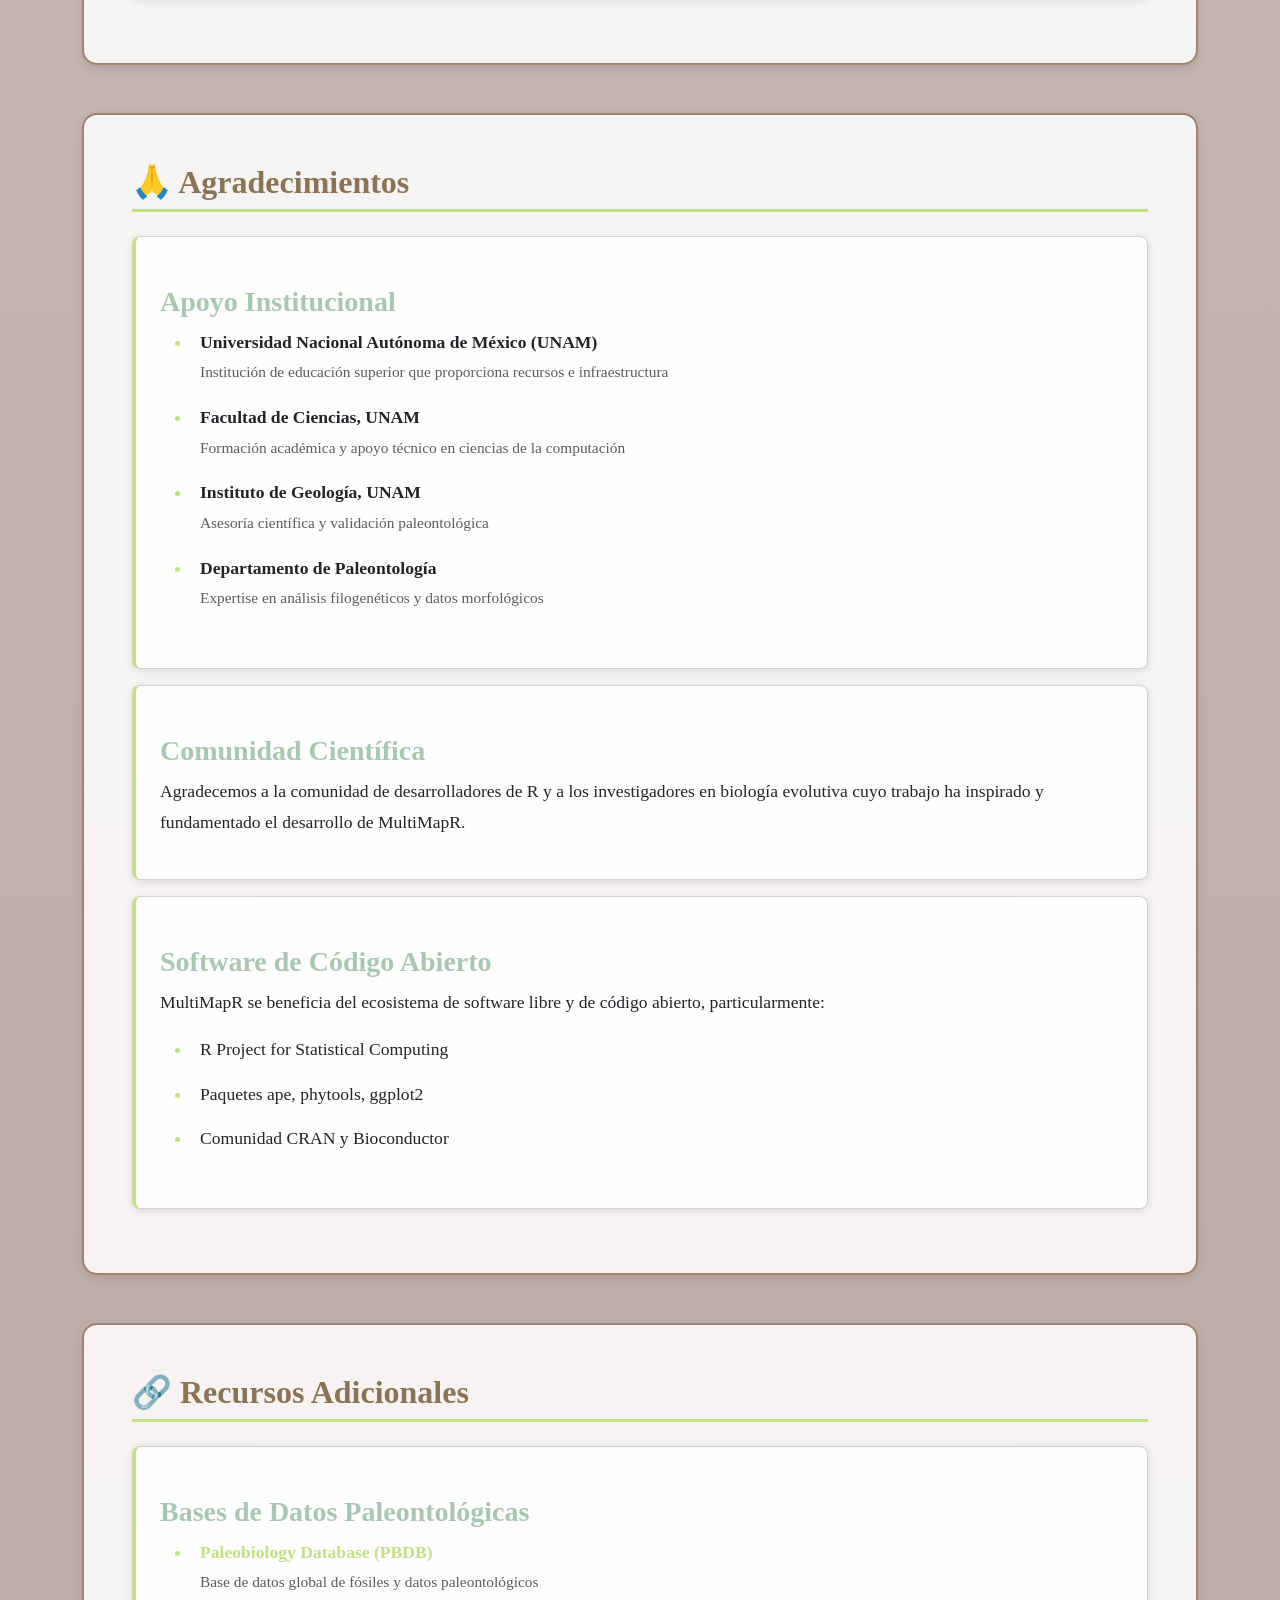
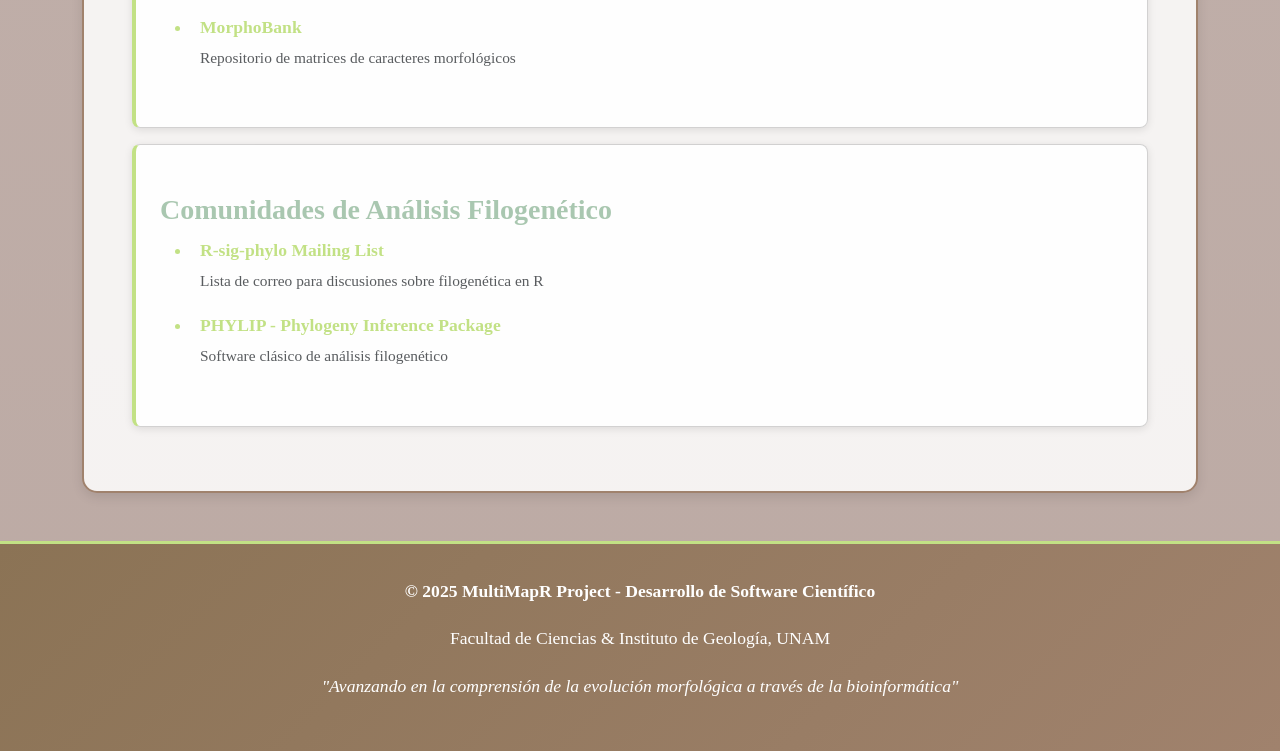
<file: referencias.html>
<!DOCTYPE html>
<html lang="es">
<head>
    <meta charset="UTF-8">
    <meta name="viewport" content="width=device-width, initial-scale=1.0">
    <title>Referencias - MultiMapR</title>
    <link rel="stylesheet" href="https://cdn.jsdelivr.net/npm/bootstrap@5.3.0/dist/css/bootstrap.min.css">
    <link rel="stylesheet" href="styles.css">
    <style>
        /* Estilos Mobile First para Referencias */
        
        /* Tarjetas de equipo responsive */
        .team-card {
            background: white;
            padding: 1rem;
            margin: 1rem 0;
            border-left: 4px solid var(--color-accent);
            border-radius: 8px;
            box-shadow: 0 2px 8px rgba(0,0,0,0.1);
        }

        @media (min-width: 768px) {
            .team-card {
                padding: 1.5rem;
            }
        }

        /* Grid responsive para equipo */
        .team-grid {
            display: grid;
            grid-template-columns: 1fr;
            gap: 1rem;
        }

        @media (min-width: 768px) {
            .team-grid {
                grid-template-columns: repeat(2, 1fr);
                gap: 1.5rem;
            }
        }

        @media (min-width: 1200px) {
            .team-grid {
                grid-template-columns: repeat(3, 1fr);
            }
        }

        /* Estilos para referencias bibliográficas */
        .reference-card {
            background: rgba(255, 255, 255, 0.95);
            padding: 1.25rem;
            margin: 1rem 0;
            border-left: 4px solid var(--color-fossil);
            border-radius: 8px;
            box-shadow: 0 2px 6px rgba(0,0,0,0.1);
            transition: all 0.3s ease;
        }

        .reference-card:hover {
            transform: translateX(5px);
            box-shadow: 0 4px 12px rgba(0,0,0,0.2);
        }

        .reference-card h4 {
            color: var(--color-primary);
            font-size: 1.2rem;
            margin-bottom: 0.75rem;
            font-weight: 600;
        }

        .reference-text {
            font-size: 1rem;
            line-height: 1.7;
            color: var(--color-border);
            margin: 0;
            text-align: justify;
            hyphens: auto;
        }

        @media (min-width: 768px) {
            .reference-card {
                padding: 1.5rem;
            }
            
            .reference-text {
                font-size: 1.05rem;
            }
        }

        /* Bloques de código responsive */
        .code-block {
            background: #f5f5f5;
            padding: 0.75rem;
            border-radius: 5px;
            overflow-x: auto;
            font-size: 0.85rem;
            line-height: 1.5;
            border: 1px solid var(--color-light);
        }

        @media (min-width: 768px) {
            .code-block {
                padding: 1rem;
                font-size: 0.9rem;
            }
        }

        @media (min-width: 992px) {
            .code-block {
                font-size: 0.95rem;
            }
        }

        /* Mejora para listas en móvil */
        .reference-card ul {
            padding-left: 1.25rem;
            margin: 0.5rem 0;
        }

        .reference-card li {
            margin-bottom: 0.5rem;
            line-height: 1.6;
        }

        @media (max-width: 576px) {
            .reference-card ul {
                padding-left: 1rem;
            }
        }

        /* Iconos y badges */
        .badge-custom {
            display: inline-block;
            padding: 0.35rem 0.75rem;
            background: var(--color-accent);
            color: white;
            border-radius: 20px;
            font-size: 0.85rem;
            margin: 0.25rem;
            font-weight: 500;
        }

        /* Enlaces responsive */
        .link {
            word-break: break-word;
            display: inline-block;
        }

        /* Scroll suave para código */
        .code-block::-webkit-scrollbar {
            height: 8px;
        }

        .code-block::-webkit-scrollbar-track {
            background: #f1f1f1;
            border-radius: 10px;
        }

        .code-block::-webkit-scrollbar-thumb {
            background: var(--color-accent);
            border-radius: 10px;
        }

        .code-block::-webkit-scrollbar-thumb:hover {
            background: var(--color-accent-hover);
        }
    </style>
</head>
<body>
    <!-- Encabezado -->
    <header id="banner" class="banner">
        <h1 id="main-title">Referencias y Enlaces</h1>
        <p class="subtitle">Recursos académicos y conexiones profesionales</p>
    </header>

    <!-- Barra de navegación -->
    <nav class="navbar navbar-expand-lg">
        <a class="navbar-brand" href="index.html">🦴 MultiMapR</a>
        <button class="navbar-toggler" type="button" data-bs-toggle="collapse" data-bs-target="#navbarNav">
          <span class="navbar-toggler-icon"></span>
        </button>
        <div class="collapse navbar-collapse" id="navbarNav">
          <ul class="navbar-nav ms-auto">
            <li class="nav-item">
              <a class="nav-link" href="index.html">Inicio</a>
            </li>
               <li class="nav-item">
              <a class="nav-link" href="problematica.html">Problemática</a>
            </li>
            <li class="nav-item">
              <a class="nav-link" href="ejemplos.html">Ejemplos</a>
            </li>
            <li class="nav-item">
              <a class="nav-link active" href="referencias.html">Referencias</a>
            </li>
            <li class="nav-item">
              <a class="nav-link" href="contacto.html">Contacto</a>
            </li>
          </ul>
        </div>
    </nav>
      
    <main role="main" class="container my-5">
        <!-- Enlaces Profesionales del Equipo -->
        <section class="container mt-5">
            <h2>🔗 Equipo de Desarrollo</h2>
            
            <div class="team-grid">
                <div class="team-card">
                    <h3>Alcántara Estrada Kevin Isaac</h3>
                    <span class="badge-custom">Desarrollador</span>
                    <ul class="mt-3">
                        <li><strong>Formación:</strong> Licenciatura en Ciencias de la Computación</li>
                        <li><strong>Institución:</strong> Facultad de Ciencias, UNAM</li>
                        <li><strong>Email:</strong> <a href="mailto:isaac.ae@ciencias.unam.mx" class="link">isaac.ae@ciencias.unam.mx</a></li>
                    </ul>
                </div>

                <div class="team-card">
                    <h3>Linares Ríos Jatziri</h3>
                    <span class="badge-custom">Desarrolladora</span>
                    <ul class="mt-3">
                        <li><strong>Formación:</strong> Licenciatura en Ciencias de la Computación</li>
                        <li><strong>Institución:</strong> Facultad de Ciencias, UNAM</li>
                    </ul>
                </div>

                <div class="team-card">
                    <h3>Dr. Díaz Cruz Jesús Alberto</h3>
                    <span class="badge-custom">Asesor Científico</span>
                    <ul class="mt-3">
                        <li><strong>Departamento:</strong> Paleontología</li>
                        <li><strong>Institución:</strong> Instituto de Geología, UNAM</li>
                        <li><strong>Afiliación:</strong> Facultad de Ciencias, UNAM</li>
                    </ul>
                </div>
            </div>
        </section>

        <!-- Enlaces Institucionales -->
        <section class="container mt-5">
            <h2>🏛️ Enlaces Institucionales</h2>
            
            <div class="card">
                <h3>Universidad Nacional Autónoma de México (UNAM)</h3>
                <ul>
                    <li>
                        <a href="https://www.fciencias.unam.mx/" target="_blank" class="link">
                            🔬 Facultad de Ciencias
                        </a>
                        <p class="text-muted small mb-2">Centro de formación en ciencias básicas y computación</p>
                    </li>
                    <li>
                        <a href="http://www.geologia.unam.mx/" target="_blank" class="link">
                            🌍 Instituto de Geología
                        </a>
                        <p class="text-muted small mb-2">Instituto de investigación en ciencias de la Tierra y paleontología</p>
                    </li>
                    <li>
                        <a href="http://www.geologia.unam.mx/paleontologia/" target="_blank" class="link">
                            🦕 Departamento de Paleontología
                        </a>
                        <p class="text-muted small">Especialización en fósiles y evolución</p>
                    </li>
                </ul>
            </div>
        </section>

        <!-- Referencias Bibliográficas -->
        <section class="container mt-5">
            <h2>📚 Referencias Bibliográficas</h2>
            
            <div class="highlight-box">
                <p><strong>Fundamentos teóricos y metodológicos de MultiMapR</strong></p>
            </div>

            <div class="reference-card">
                <h4>📘 Algoritmo de Fitch - Fundamento de Parsimonia</h4>
                <p class="reference-text">
                    <strong>Fitch, W. M.</strong> (1971). Toward defining the course of evolution: Minimal change for a specific tree topology. 
                    <em>Systematic Zoology</em>, <strong>20</strong>(4), 406-416.
                </p>
                <p class="text-muted small mt-2">
                    <strong>Relevancia:</strong> Artículo seminal que describe el algoritmo de parsimonia utilizado para reconstruir estados ancestrales. 
                    Base metodológica de MultiMapR para la inferencia filogenética.
                </p>
            </div>

            <div class="reference-card">
                <h4>📗 Reconstrucción de Estados de Carácter</h4>
                <p class="reference-text">
                    <strong>Swofford, D. L., & Maddison, W. P.</strong> (1992). Parsimony, character-state reconstructions, and evolutionary inferences. 
                    In: <em>Systematics, Historical Ecology, and North American Freshwater Fishes</em>, Stanford University Press, pp. 186-223.
                </p>
                <p class="text-muted small mt-2">
                    <strong>Relevancia:</strong> Discusión detallada de métodos de optimización (ACCTRAN/DELTRAN) implementados en MultiMapR.
                </p>
            </div>

            <div class="reference-card">
                <h4>📕 Mesquite - Software de Análisis Evolutivo</h4>
                <p class="reference-text">
                    <strong>Maddison, W. P., & Maddison, D. R.</strong> (2007). Mesquite: A modular system for evolutionary analysis, version 2.0. 
                    <a href="http://mesquiteproject.org" target="_blank" class="link">http://mesquiteproject.org</a>
                </p>
                <p class="text-muted small mt-2">
                    <strong>Relevancia:</strong> Software de referencia para análisis filogenéticos que inspiró funcionalidades de MultiMapR.
                </p>
            </div>

            <div class="reference-card">
                <h4>📙 WinClada - Análisis Cladístico</h4>
                <p class="reference-text">
                    <strong>Nixon, K. C.</strong> (2002). WinClada, version 1.00.08. 
                    Published by the author, Ithaca, New York.
                </p>
                <p class="text-muted small mt-2">
                    <strong>Relevancia:</strong> Software tradicional para mapeo de caracteres discretos. MultiMapR extiende sus capacidades 
                    permitiendo visualización simultánea de múltiples caracteres.
                </p>
            </div>

            <div class="highlight-box mt-4">
                <p><strong>Software y Paquetes Complementarios</strong></p>
            </div>

            <div class="reference-card">
                <h4>🔧 phytools - Herramientas Filogenéticas en R</h4>
                <p class="reference-text">
                    <strong>Revell, L. J.</strong> (2012). phytools: An R package for phylogenetic comparative biology (and other things). 
                    <em>Methods in Ecology and Evolution</em>, <strong>3</strong>(2), 217-223.
                </p>
                <p class="text-muted small mt-2">
                    DOI: <a href="https://doi.org/10.1111/j.2041-210X.2011.00169.x" target="_blank" class="link">10.1111/j.2041-210X.2011.00169.x</a>
                </p>
            </div>

            <div class="reference-card">
                <h4>🌳 ape - Análisis Filogenético en R</h4>
                <p class="reference-text">
                    <strong>Paradis, E., & Schliep, K.</strong> (2019). ape 5.0: An environment for modern phylogenetics and evolutionary analyses in R. 
                    <em>Bioinformatics</em>, <strong>35</strong>(3), 526-528.
                </p>
                <p class="text-muted small mt-2">
                    DOI: <a href="https://doi.org/10.1093/bioinformatics/bty633" target="_blank" class="link">10.1093/bioinformatics/bty633</a>
                </p>
            </div>

            <div class="highlight-box mt-4">
                <p><strong>Estudios de Convergencia y Análisis Morfológico</strong></p>
            </div>

            <div class="reference-card">
                <h4>🔬 Convergencia Evolutiva - Métodos Cuantitativos</h4>
                <p class="reference-text">
                    <strong>Stayton, C. T.</strong> (2015). The definition, recognition, and interpretation of convergent evolution, 
                    and two new measures for quantifying and assessing the significance of convergence. 
                    <em>Evolution</em>, <strong>69</strong>(8), 2140-2153.
                </p>
                <p class="text-muted small mt-2">
                    DOI: <a href="https://doi.org/10.1111/evo.12729" target="_blank" class="link">10.1111/evo.12729</a>
                </p>
            </div>

            <div class="reference-card">
                <h4>📊 Mapeo de Caracteres Morfológicos</h4>
                <p class="reference-text">
                    <strong>Cunningham, C. W., Omland, K. E., & Oakley, T. H.</strong> (1998). 
                    Reconstructing ancestral character states: A critical reappraisal. 
                    <em>Trends in Ecology & Evolution</em>, <strong>13</strong>(9), 361-366.
                </p>
                <p class="text-muted small mt-2">
                    DOI: <a href="https://doi.org/10.1016/S0169-5347(98)01382-2" target="_blank" class="link">10.1016/S0169-5347(98)01382-2</a>
                </p>
            </div>
        </section>

        <!-- Cómo Citar -->
        <section class="container mt-5">
            <h2>📝 Cómo Citar MultiMapR</h2>
            
            <div class="card">
                <h3>Citación Recomendada</h3>
                <p><strong>Formato APA (pendiente de publicación oficial):</strong></p>
                <div class="code-block">
Alcántara Estrada, K. I., Linares Ríos, J., & Díaz Cruz, J. A. (2025). 
MultiMapR: An R package for simultaneous visualization and reconstruction 
of multiple character states on phylogenies. Facultad de Ciencias, 
Universidad Nacional Autónoma de México. 
                </div>
            </div>

            <div class="card">
                <h3>Citación BibTeX</h3>
                <p><strong>Para documentos LaTeX:</strong></p>
                <div class="code-block">
@software{multimapr2025,
  author       = {Alcántara Estrada, Kevin Isaac and 
                  Linares Ríos, Jatziri and 
                  Díaz Cruz, Jesús Alberto},
  title        = {{MultiMapR: Multi-character state mapping 
                   on phylogenies}},
  year         = 2025,
  publisher    = {GitHub},
  version      = {0.1.0},
  note         = {R package version 0.1.0 (in development)}
}
                </div>
            </div>

            <div class="card">
                <h3>Citación en R</h3>
                <p><strong>Después de instalar el paquete:</strong></p>
                <div class="code-block">
# Para obtener la citación actualizada en R
citation("MultiMapR")

# Para citar en formato BibTeX
toBibtex(citation("MultiMapR"))
                </div>
            </div>
        </section>

        <!-- Agradecimientos -->
        <section class="container mt-5">
            <h2>🙏 Agradecimientos</h2>
            
            <div class="card">
                <h3>Apoyo Institucional</h3>
                <ul>
                    <li><strong>Universidad Nacional Autónoma de México (UNAM)</strong>
                        <p class="text-muted small">Institución de educación superior que proporciona recursos e infraestructura</p>
                    </li>
                    <li><strong>Facultad de Ciencias, UNAM</strong>
                        <p class="text-muted small">Formación académica y apoyo técnico en ciencias de la computación</p>
                    </li>
                    <li><strong>Instituto de Geología, UNAM</strong>
                        <p class="text-muted small">Asesoría científica y validación paleontológica</p>
                    </li>
                    <li><strong>Departamento de Paleontología</strong>
                        <p class="text-muted small">Expertise en análisis filogenéticos y datos morfológicos</p>
                    </li>
                </ul>
            </div>

            <div class="card">
                <h3>Comunidad Científica</h3>
                <p>Agradecemos a la comunidad de desarrolladores de R y a los investigadores en biología evolutiva 
                cuyo trabajo ha inspirado y fundamentado el desarrollo de MultiMapR.</p>
            </div>

            <div class="card">
                <h3>Software de Código Abierto</h3>
                <p>MultiMapR se beneficia del ecosistema de software libre y de código abierto, particularmente:</p>
                <ul>
                    <li>R Project for Statistical Computing</li>
                    <li>Paquetes ape, phytools, ggplot2</li>
                    <li>Comunidad CRAN y Bioconductor</li>
                </ul>
            </div>
        </section>

        <!-- Recursos Adicionales -->
        <section class="container mt-5">
            <h2>🔗 Recursos Adicionales</h2>
            
            <div class="card">
                <h3>Bases de Datos Paleontológicas</h3>
                <ul>
                    <li>
                        <a href="https://paleobiodb.org/" target="_blank" class="link">
                            Paleobiology Database (PBDB)
                        </a>
                        <p class="text-muted small">Base de datos global de fósiles y datos paleontológicos</p>
                    </li>
                    <li>
                        <a href="https://www.morphobank.org/" target="_blank" class="link">
                            MorphoBank
                        </a>
                        <p class="text-muted small">Repositorio de matrices de caracteres morfológicos</p>
                    </li>
                </ul>
            </div>

            <div class="card">
                <h3>Comunidades de Análisis Filogenético</h3>
                <ul>
                    <li>
                        <a href="https://www.r-phylo.org/" target="_blank" class="link">
                            R-sig-phylo Mailing List
                        </a>
                        <p class="text-muted small">Lista de correo para discusiones sobre filogenética en R</p>
                    </li>
                    <li>
                        <a href="https://evolution.genetics.washington.edu/phylip.html" target="_blank" class="link">
                            PHYLIP - Phylogeny Inference Package
                        </a>
                        <p class="text-muted small">Software clásico de análisis filogenético</p>
                    </li>
                </ul>
            </div>
        </section>
    </main>
    
    <!-- Pie de página -->
    <footer id="footer">
        <p><strong>© 2025 MultiMapR Project - Desarrollo de Software Científico</strong></p>
        <p>Facultad de Ciencias & Instituto de Geología, UNAM</p>
        <p><em>"Avanzando en la comprensión de la evolución morfológica a través de la bioinformática"</em></p>
    </footer>

    <script src="https://cdn.jsdelivr.net/npm/bootstrap@5.3.0/dist/js/bootstrap.bundle.min.js"></script>
</body>
</html>
</file>
<file: styles.css>
/********************************************
 * 1. VARIABLES CSS - Colores naturales
 ********************************************/
:root {
  --color-primary: #8B7355;
  /* Marrón tierra */
  --color-secondary: #A0826D;
  /* Terracota claro */
  --color-accent: #c2e185;
  /* Verde oliva */
  --color-accent-hover: #005a1655;
  /* Verde oscuro */
  --color-border: #3E2723;
  /* Marrón oscuro */
  --color-light: #D7CCC8;
  /* Beige claro */
  --color-fossil: #8D6E63;
  /* Color fósil */
  --font-primary: 'Georgia', serif;
  --font-fancy: 'Palatino', serif;
  --title-size: clamp(1.8rem, 5vw, 3.2rem);
}

/********************************************
* 2. BODY - Gradiente natural
********************************************/
body {
  background: linear-gradient(to bottom, #D7CCC8, #BCAAA4);
  font-family: var(--font-primary);
  color: var(--color-border);
}

/********************************************
* 3. CARDS - Estilo profesional
********************************************/
.card {
  display: flex;
  flex-direction: column;
  justify-content: center;
  align-items: flex-start;
  margin: 1rem 0;
  padding: 1.5rem;
  background-color: rgba(255, 255, 255, 0.9);
  border-left: 4px solid var(--color-accent);
  border-radius: 8px;
  box-shadow: 0 2px 8px rgba(0, 0, 0, 0.1);
  transition: transform 0.3s ease, box-shadow 0.3s ease;
}

.card:hover {
  transform: translateX(5px);
  box-shadow: 0 4px 12px rgba(0, 0, 0, 0.2);
  border-left-color: var(--color-accent-hover);
}

/********************************************
* 4. FOOTER
********************************************/
#footer {
  width: 100%;
  text-align: center;
  padding: 2rem 1rem;
  background: linear-gradient(135deg, var(--color-primary), var(--color-secondary));
  color: white;
  border-top: 3px solid var(--color-accent);
}

/********************************************
* 5. TÍTULOS Y TEXTOS
********************************************/
#main-title {
  color: var(--color-border);
  font-size: var(--title-size);
  font-weight: bold;
  text-shadow: 2px 2px 4px rgba(0, 0, 0, 0.2);
  margin-bottom: 1rem;
}

.subtitle {
  color: var(--color-accent);
  font-size: 1.3rem;
  font-style: italic;
}

h2 {
  color: var(--color-primary);
  font-weight: bold;
  border-bottom: 3px solid var(--color-accent);
  padding-bottom: 0.5rem;
  margin-bottom: 1.5rem;
  font-size: 2rem;
}

h3 {
  color: var(--color-accent-hover);
  font-weight: 600;
  margin-top: 1.5rem;
}

p,
li {
  font-size: 1.1rem;
  line-height: 1.8;
}

/********************************************
* 6. NAVBAR
********************************************/
.navbar {
  background: linear-gradient(90deg, var(--color-primary), var(--color-fossil));
  font-size: 1.1rem;
  box-shadow: 0 2px 10px rgba(0, 0, 0, 0.3);
  padding: 1rem 5%;
}

.navbar-brand {
  color: white !important;
  font-weight: bold;
  font-size: 1.4rem;
}

.navbar-nav .nav-link {
  color: var(--color-light) !important;
  font-size: 1.1rem;
  padding: 0.5rem 1rem;
  transition: color 0.3s ease;
}

.nav-link:hover {
  color: white !important;
  background-color: rgba(255, 255, 255, 0.1);
  border-radius: 5px;
}

/********************************************
* 7. BOTONES
********************************************/
.btn-custom {
  background-color: var(--color-accent);
  color: white;
  padding: 0.75rem 2rem;
  border: none;
  border-radius: 5px;
  font-weight: bold;
  transition: all 0.3s ease;
}

.btn-custom:hover {
  background-color: var(--color-accent-hover);
  transform: translateY(-2px);
  box-shadow: 0 4px 8px rgba(0, 0, 0, 0.2);
}

button[type="submit"] {
  background-color: var(--color-accent);
  border: 2px solid var(--color-accent-hover);
  padding: 0.75rem 2rem;
  border-radius: 5px;
  color: white;
  font-weight: bold;
  transition: all 0.3s ease;
}

button[type="submit"]:hover {
  background-color: var(--color-accent-hover);
  border-color: var(--color-border);
}

/********************************************
* 8. TABLAS
********************************************/
.table th {
  background-color: var(--color-primary);
  color: white;
  border: 1px solid var(--color-border);
  padding: 12px;
  text-align: center;
}

.table td {
  background-color: rgba(255, 255, 255, 0.9);
  border: 1px solid var(--color-secondary);
  padding: 12px;
  text-align: center;
  transition: background-color 0.3s ease;
}

.table td:hover {
  background-color: var(--color-light);
}

/********************************************
* 9. FORMULARIOS
********************************************/
input[type="email"],
input[type="text"],
textarea {
  background-color: white;
  border: 2px solid var(--color-secondary);
  padding: 12px;
  border-radius: 5px;
  font-size: 1rem;
  width: 100%;
  transition: border-color 0.3s ease;
}

input:focus,
textarea:focus {
  border-color: var(--color-accent);
  outline: none;
  box-shadow: 0 0 5px rgba(107, 142, 35, 0.3);
}

/********************************************
* 10. BANNER
********************************************/
.banner {
  background: linear-gradient(135deg, var(--color-fossil), var(--color-primary));
  color: white;
  padding: 4rem 2rem;
  text-align: center;
  box-shadow: 0 4px 15px rgba(0, 0, 0, 0.2);
}

#presentation {
  background-color: rgba(255, 255, 255, 0.95);
  color: var(--color-border);
  padding: 2rem;
  border-radius: 10px;
  max-width: 900px;
  margin: 2rem auto;
  border: 3px solid var(--color-accent);
  font-size: 1.2rem;
  line-height: 1.8;
}

/********************************************
* 11. CONTENEDORES
********************************************/
.container.mt-5 {
  background-color: rgba(255, 255, 255, 0.85);
  border: 2px solid var(--color-secondary);
  border-radius: 15px;
  padding: 3rem;
  margin-bottom: 2rem;
  box-shadow: 0 4px 12px rgba(0, 0, 0, 0.1);
}

/********************************************
* 12. ENLACES
********************************************/
.link {
  color: var(--color-accent);
  font-weight: 600;
  text-decoration: none;
  transition: color 0.3s ease;
}

.link:hover {
  color: var(--color-accent-hover);
  text-decoration: underline;
}

/********************************************
* 13. LISTAS
********************************************/
ul li,
ol li {
  margin-bottom: 0.8rem;
  padding-left: 0.5rem;
}

ul li::marker {
  color: var(--color-accent);
  font-weight: bold;
}

/********************************************
* 14. ICONOS DE HABILIDADES
********************************************/
.tech-grid {
  display: grid;
  grid-template-columns: repeat(auto-fit, minmax(120px, 1fr));
  gap: 1.5rem;
  margin: 2rem 0;
}

.tech-item {
  background: white;
  padding: 1rem;
  border-radius: 8px;
  text-align: center;
  border: 2px solid var(--color-light);
  transition: all 0.3s ease;
}

.tech-item:hover {
  border-color: var(--color-accent);
  transform: scale(1.05);
  box-shadow: 0 4px 8px rgba(0, 0, 0, 0.15);
}

.highlight-box {
  background-color: var(--color-light);
  border-left: 5px solid var(--color-accent);
  padding: 1.5rem;
  margin: 2rem 0;
  border-radius: 5px;
}
</file>
